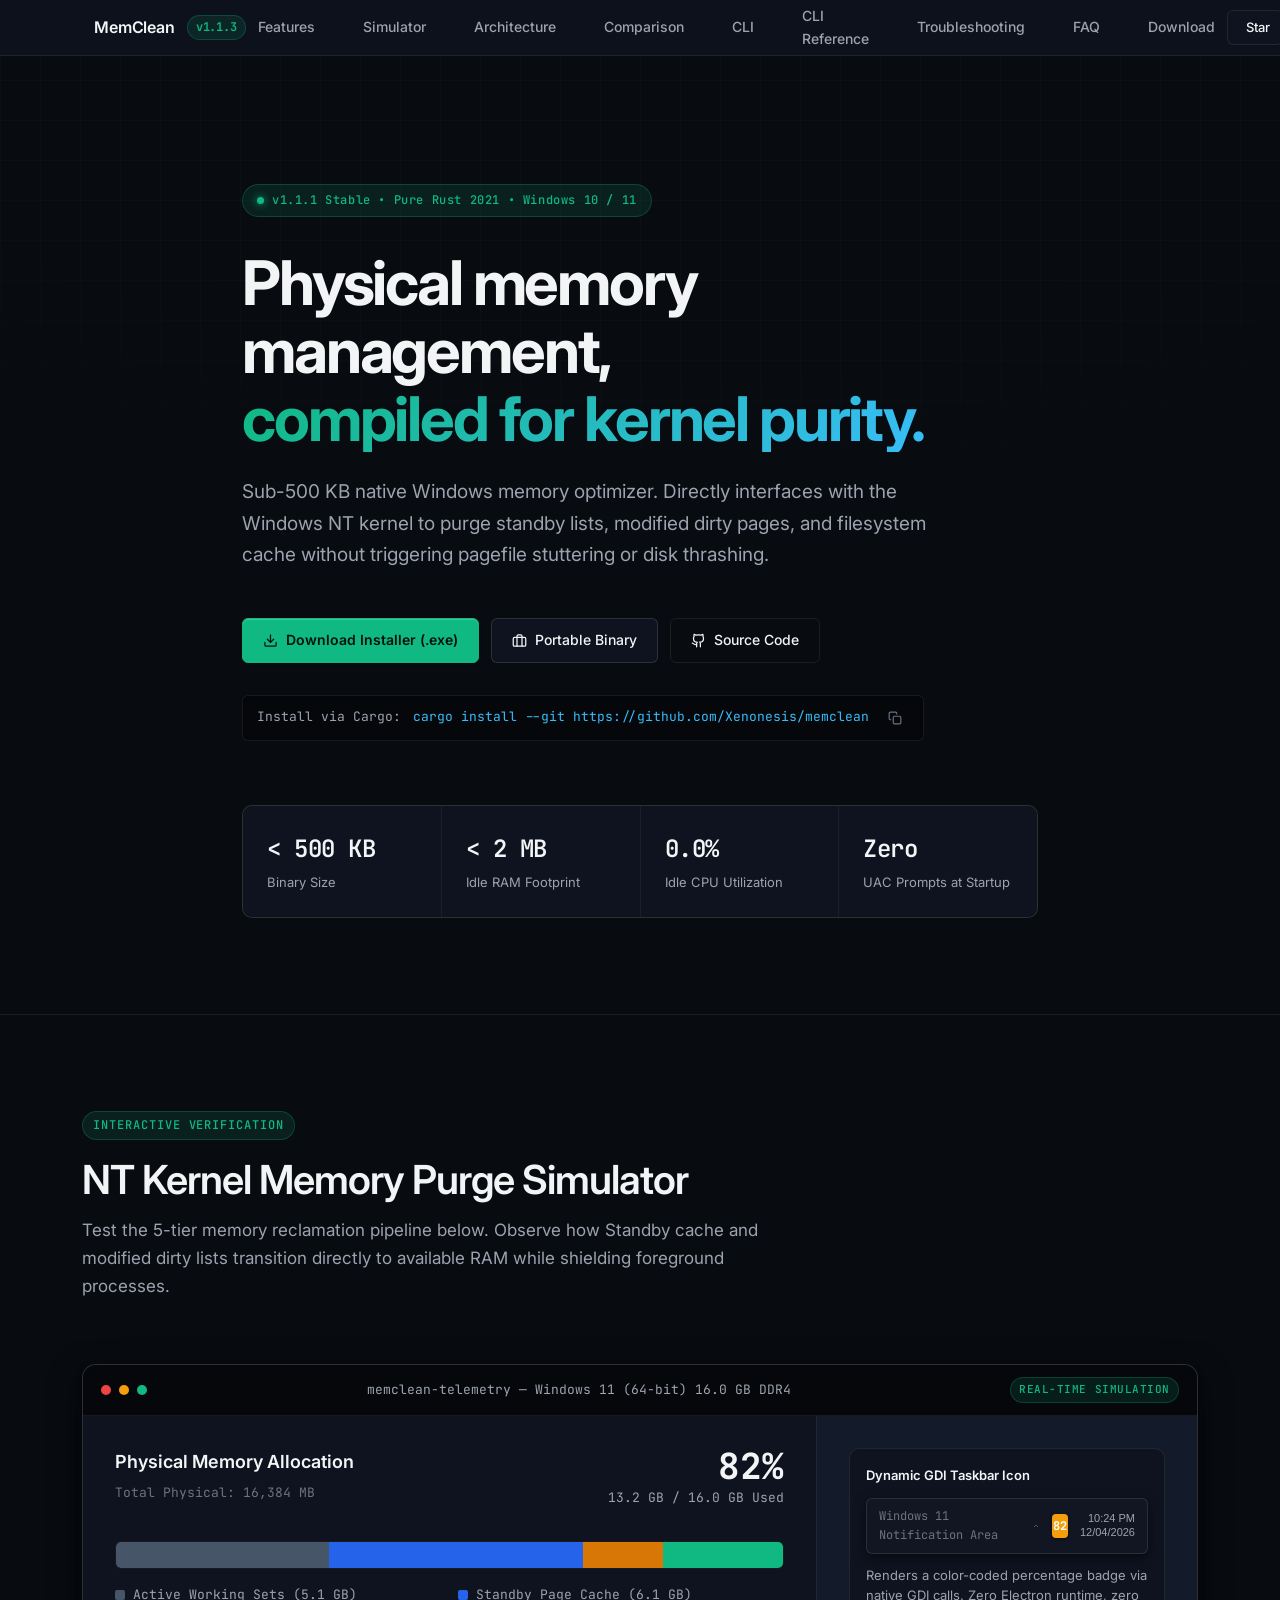
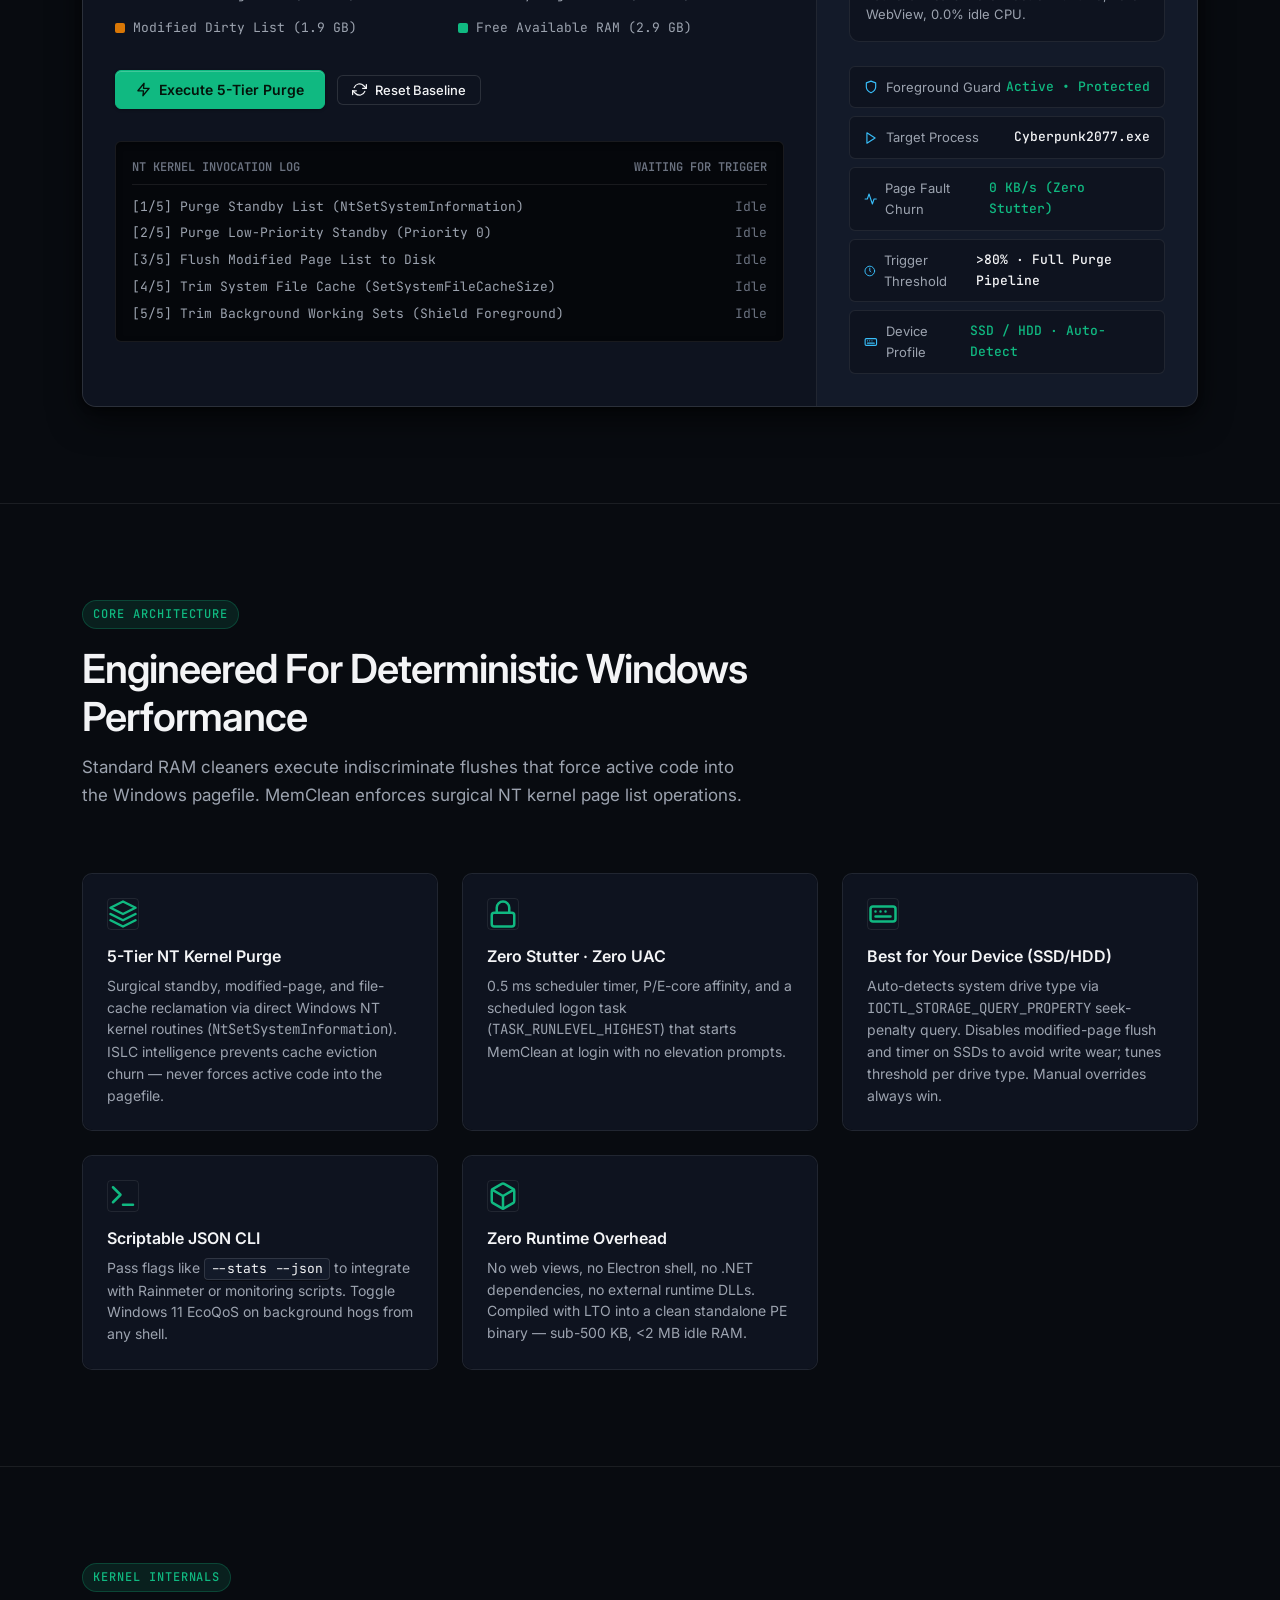
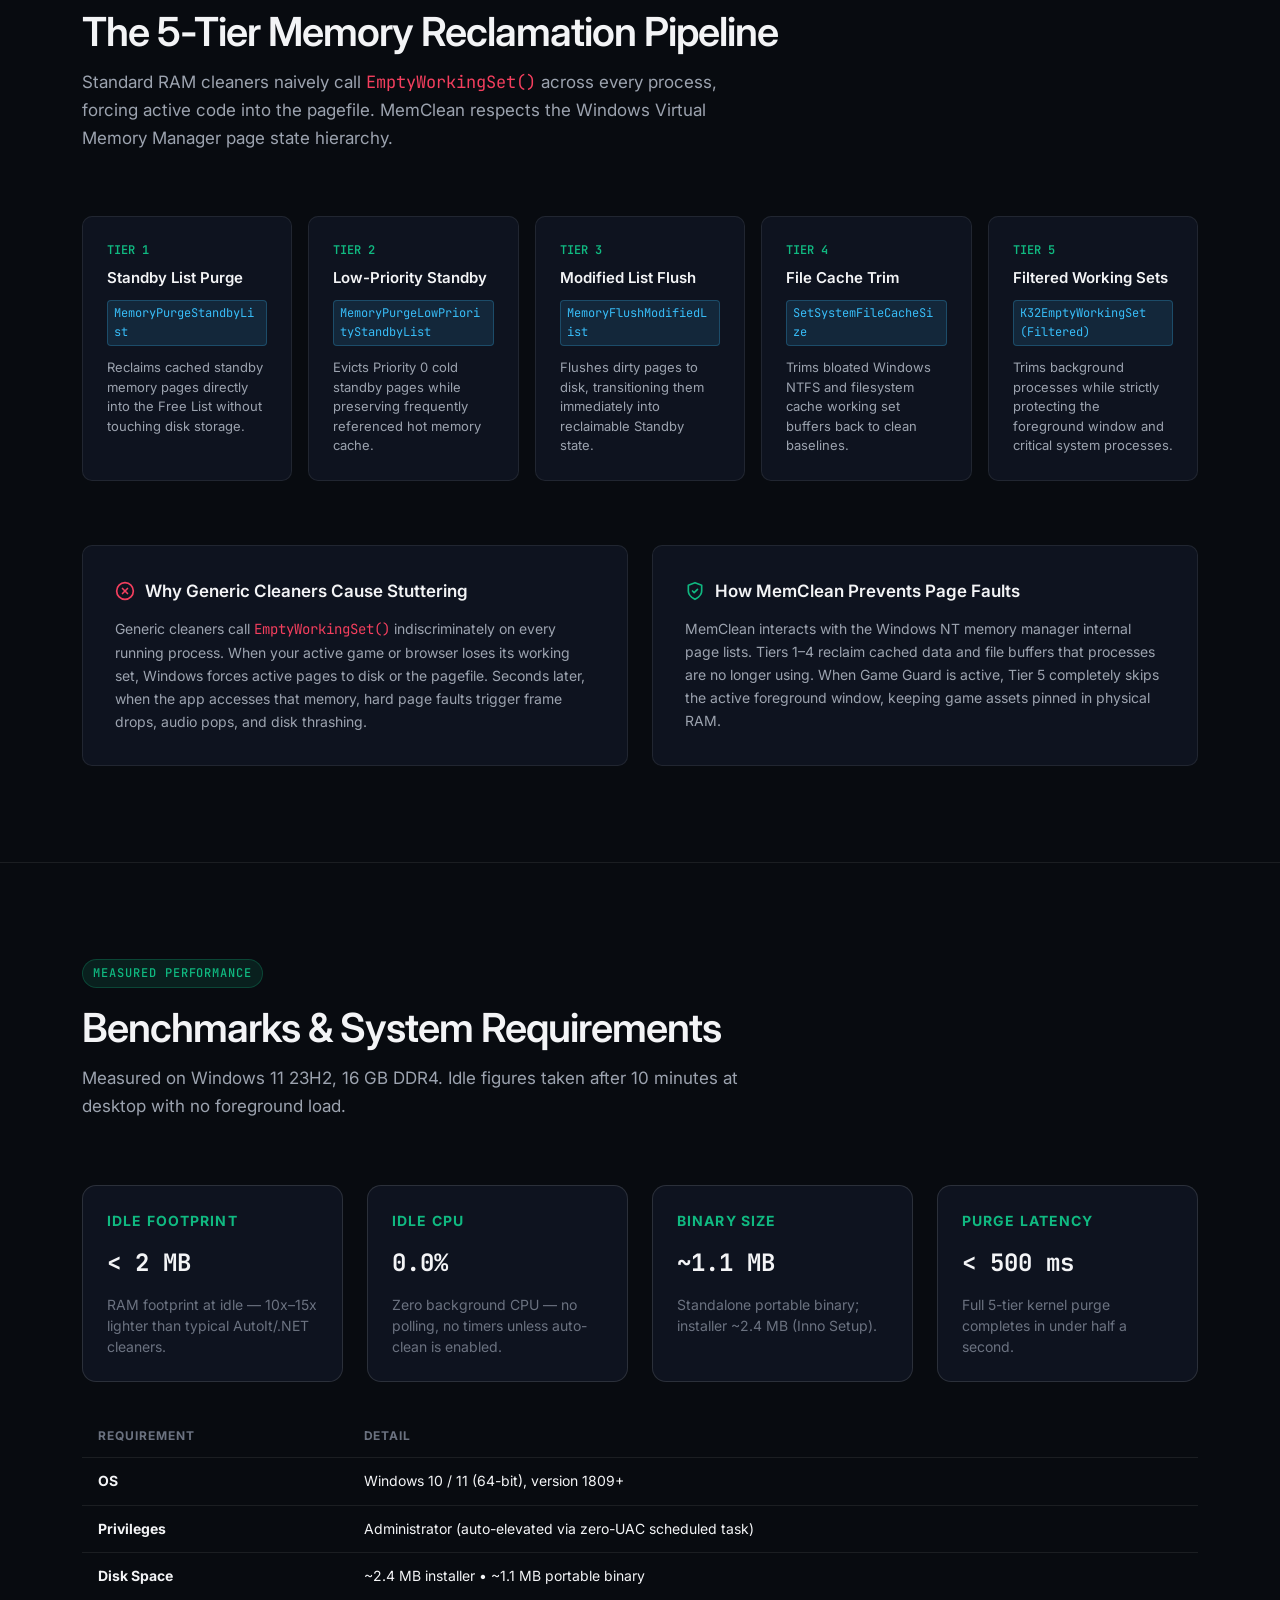
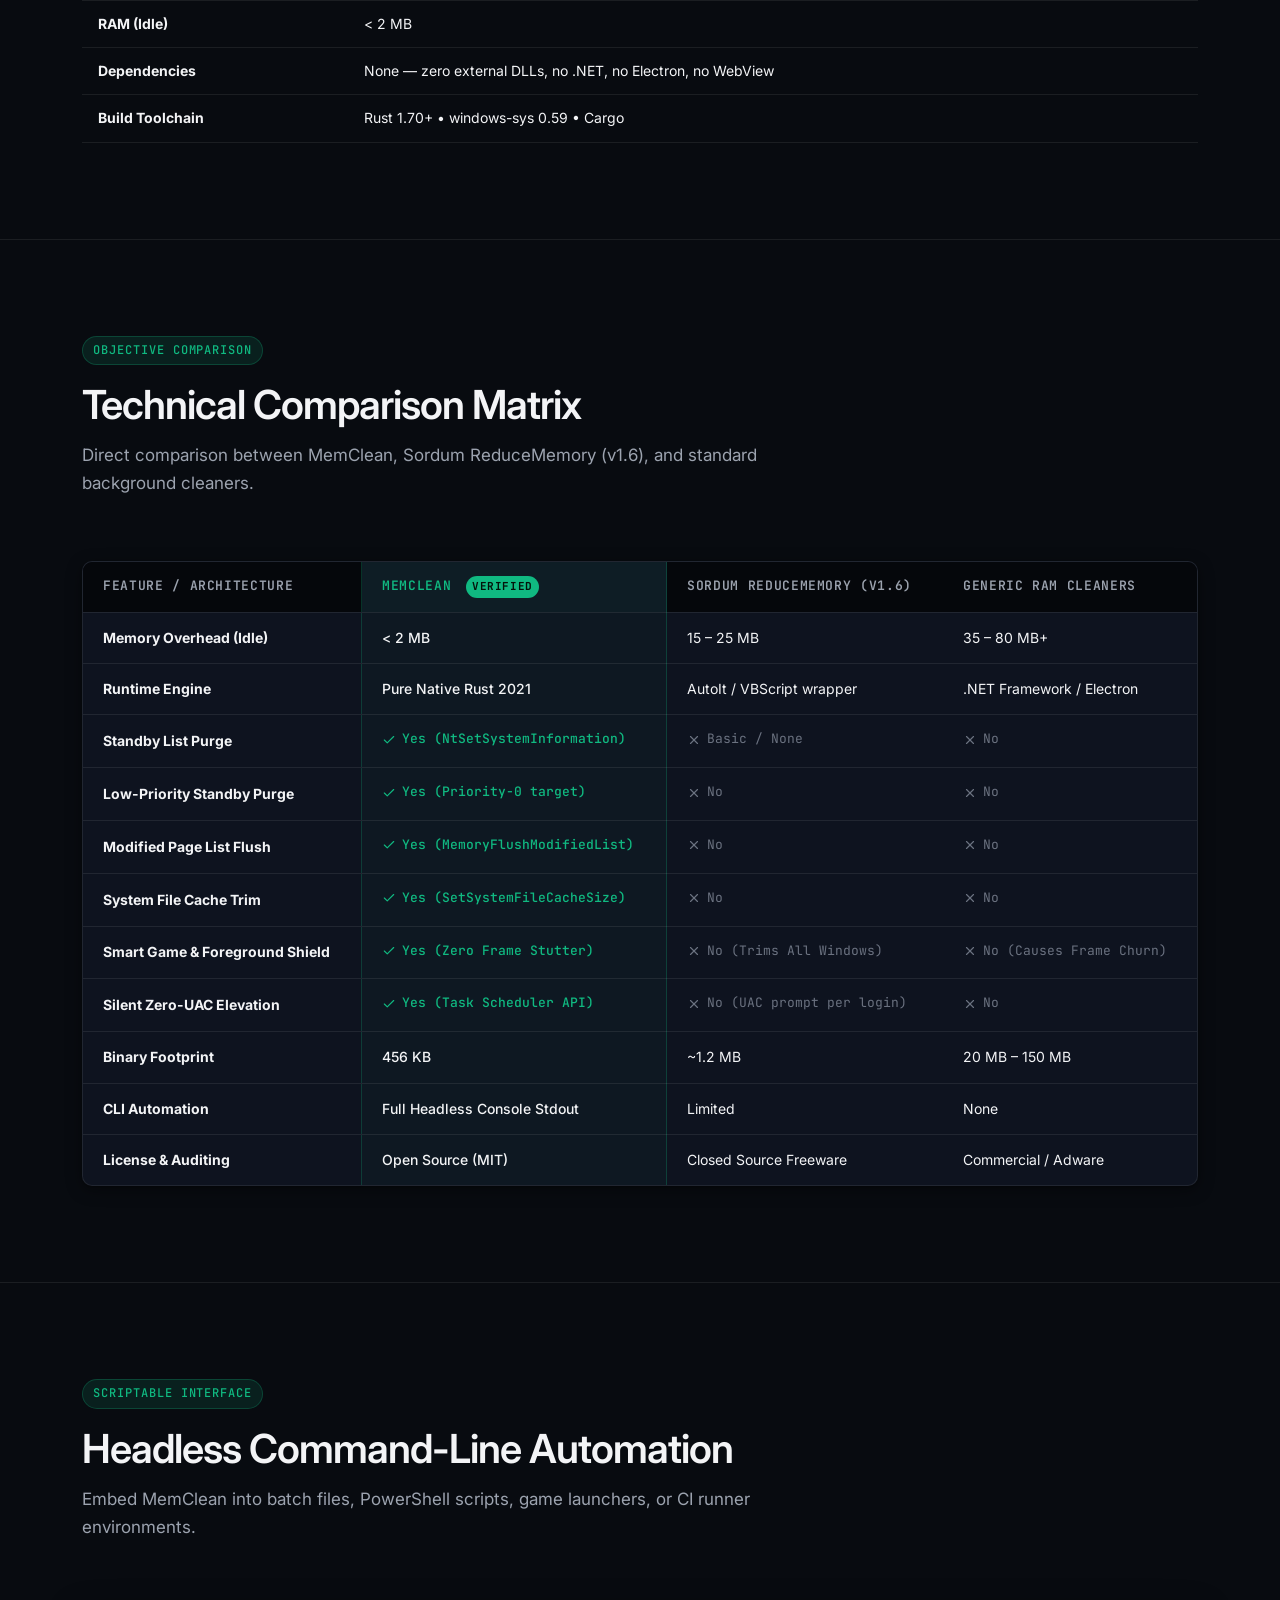
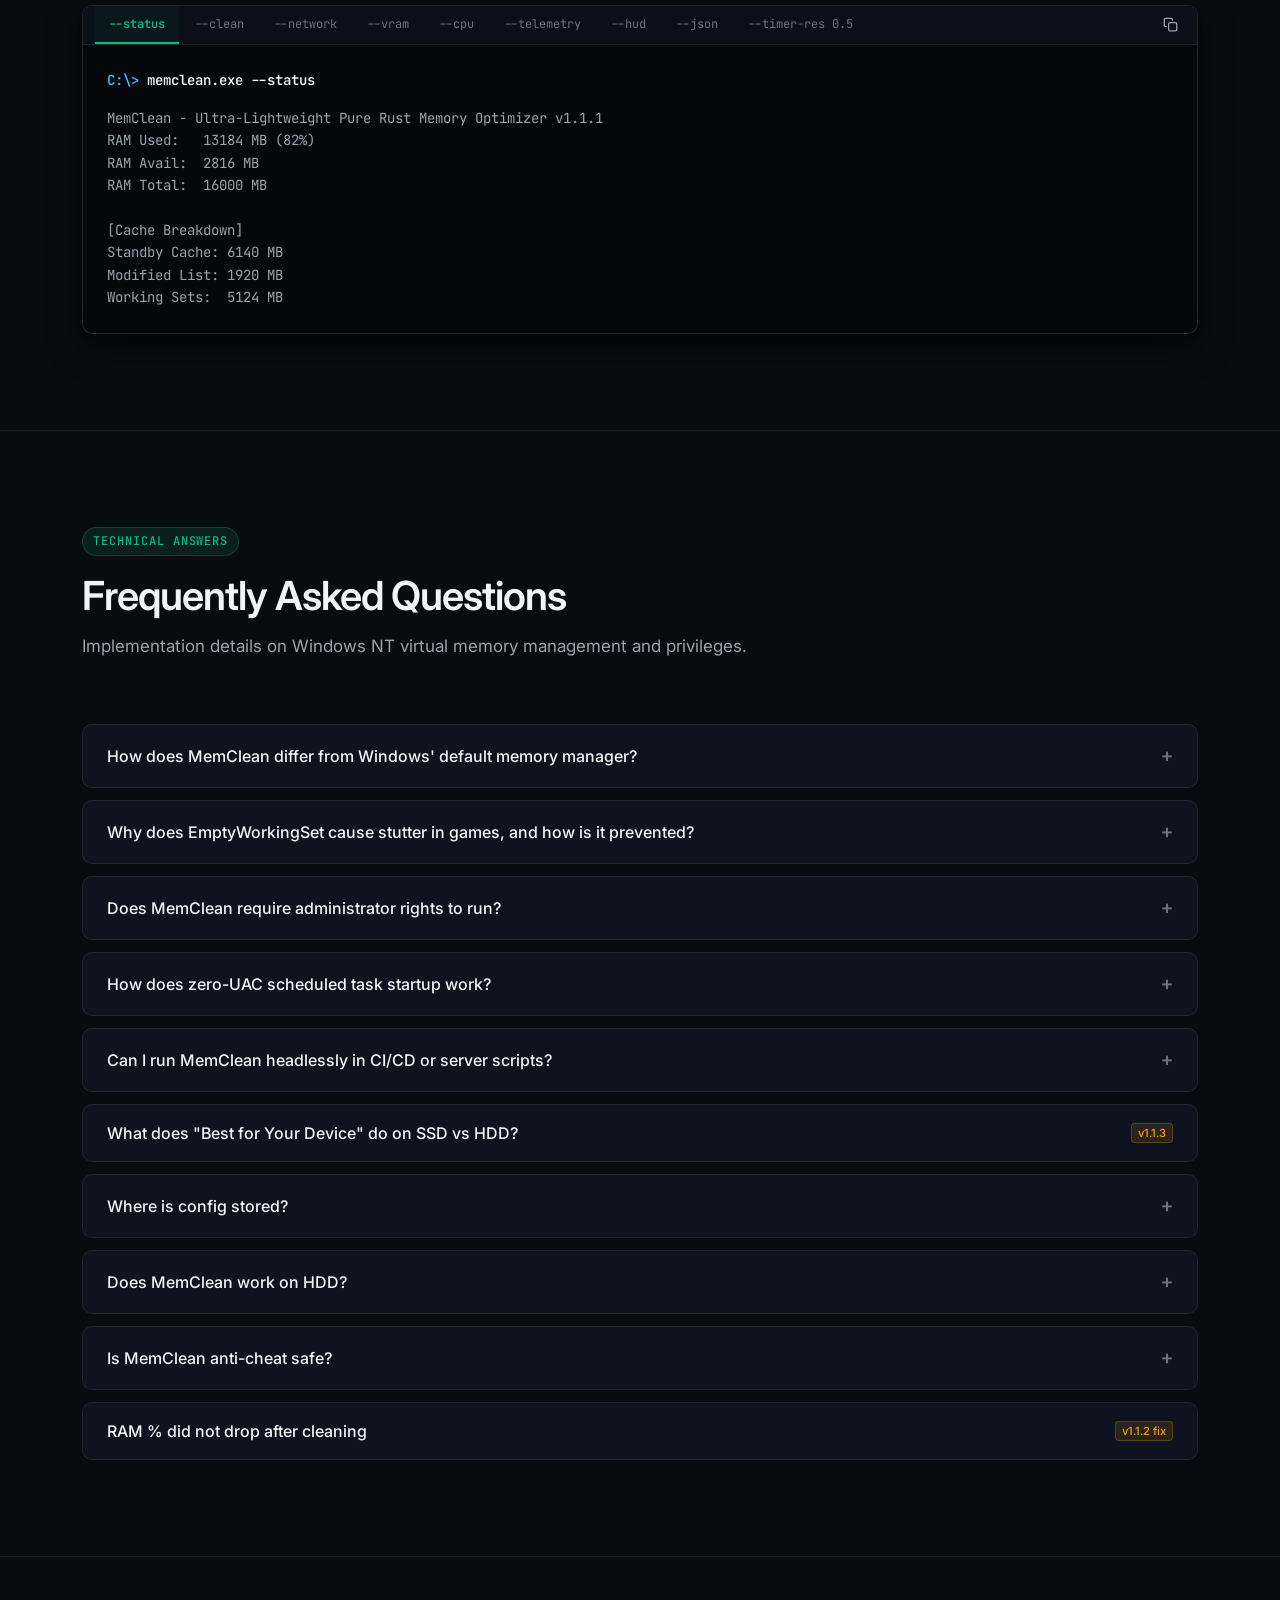
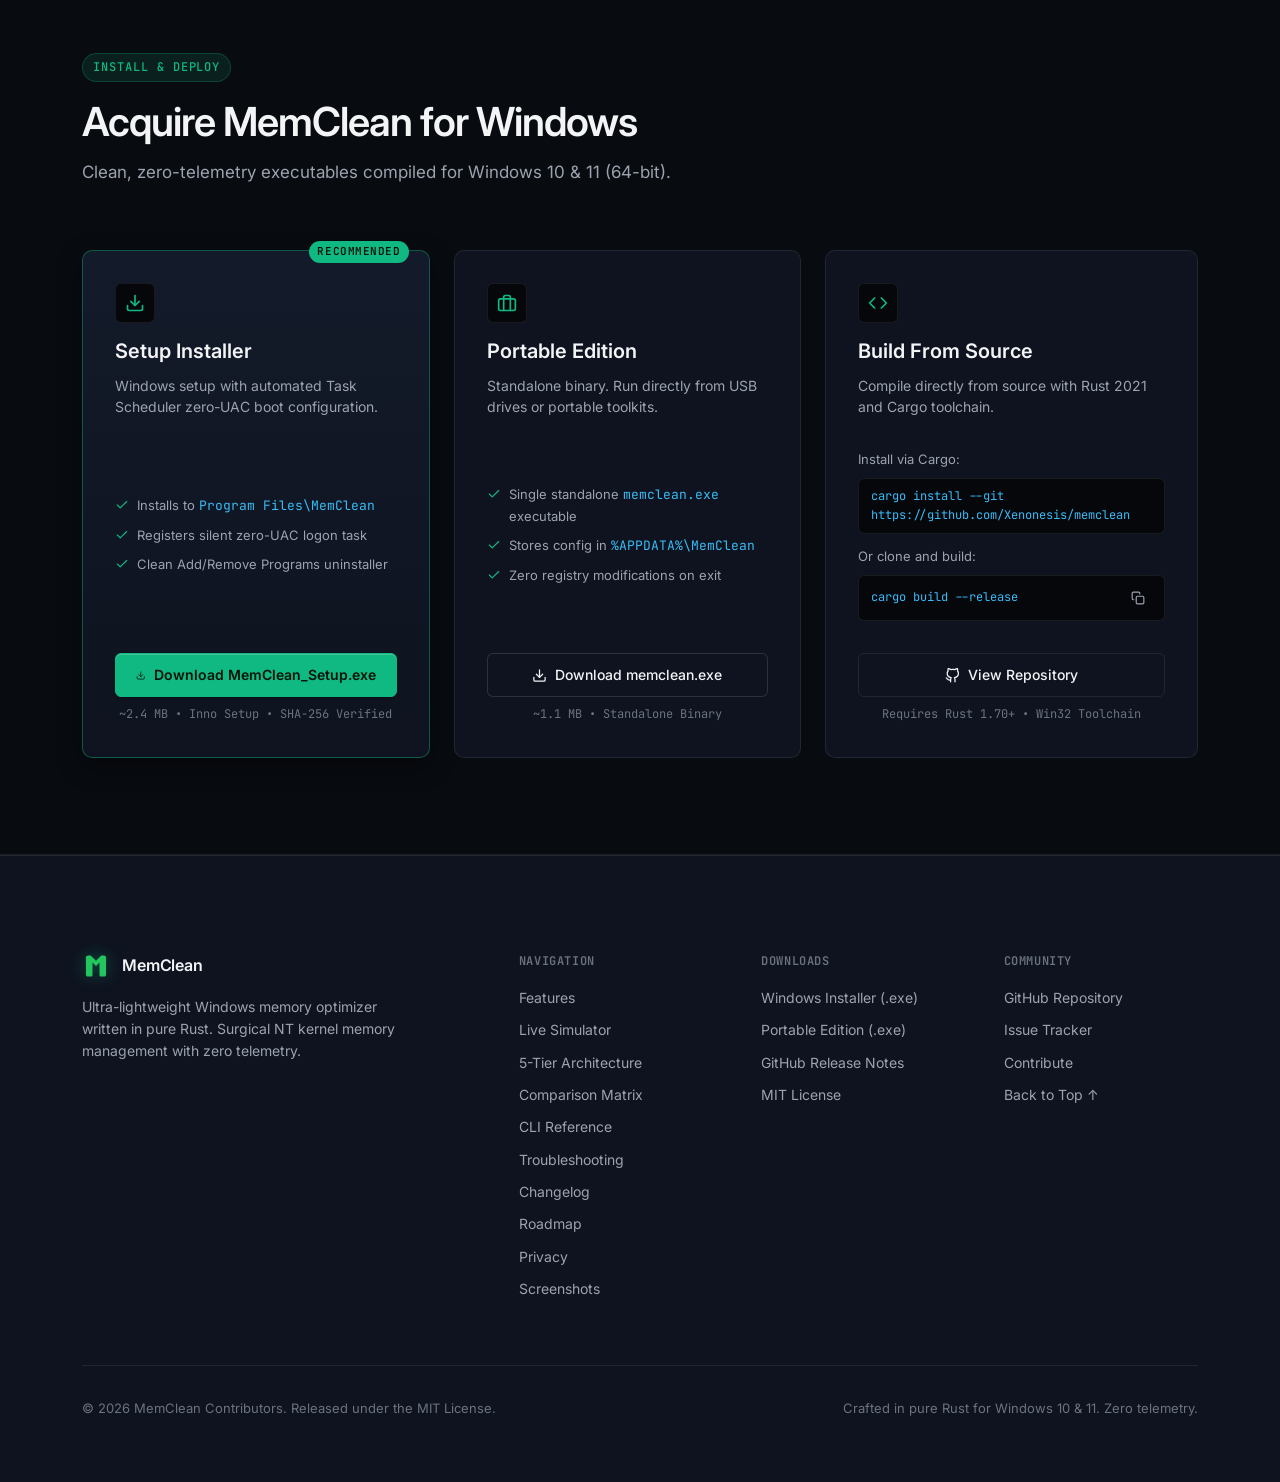
<file: website/index.html>
<!DOCTYPE html>
<html lang="en">
<head>
  <meta charset="UTF-8">
  <meta name="viewport" content="width=device-width, initial-scale=1.0">
  <title>MemClean — Utilitarian Windows Memory Optimizer in Pure Rust</title>
  <meta name="description" content="Sub-500 KB native Windows memory optimizer written in pure Rust. Surgical 5-tier NT kernel purging, zero-latency game shield, and zero-UAC boot startup.">
  <meta name="keywords" content="memclean, windows ram cleaner, rust memory optimizer, standby list purge, reducememory alternative, game memory booster">
  
  <!-- Open Graph / Meta -->
  <meta property="og:type" content="website">
  <meta property="og:title" content="MemClean — Physical Memory Management for Windows">
  <meta property="og:description" content="Sub-500 KB, pure Rust memory optimizer with 5-tier NT kernel purging and zero-stutter foreground protection.">
  <meta property="og:url" content="https://xenonesis.github.io/memclean/">
  <meta name="theme-color" content="#080B10">

  <!-- Favicons and Web App Manifest -->
  <link rel="icon" href="favicon.ico" sizes="48x48">
  <link rel="icon" href="favicon.svg" type="image/svg+xml">
  <link rel="apple-touch-icon" href="apple-touch-icon.png">
  <link rel="manifest" href="site.webmanifest">

  <!-- Typography: Inter & JetBrains Mono -->
  <link rel="preconnect" href="https://fonts.googleapis.com">
  <link rel="preconnect" href="https://fonts.gstatic.com" crossorigin>
  <link href="https://fonts.googleapis.com/css2?family=Inter:wght@400;500;600;700&family=JetBrains+Mono:wght@400;500;600&display=swap" rel="stylesheet">

  <!-- Stylesheet -->
  <link rel="stylesheet" href="styles.css">

  <!-- Application Logic (ES Module) -->
  <script type="module" src="app.js"></script>
</head>
<body>

  <!-- ======================================================================
       Site Header & Navigation
       ====================================================================== -->
  <header class="site-header">
    <div class="container nav-container">
      <a href="#" class="brand-link" aria-label="MemClean Homepage">
        <svg class="brand-icon" viewBox="0 0 256 256" width="28" height="28" fill="none" aria-hidden="true">
          <path fill="#22C55E" d="M 36 52 C 36 40 44 32 56 32 L 80 32 L 128 80 L 176 32 L 200 32 C 212 32 220 40 220 52 L 220 208 C 220 218 212 224 200 224 L 172 224 C 164 224 160 218 160 210 L 160 96 L 128 128 L 96 96 L 96 210 C 96 218 92 224 84 224 L 56 224 C 44 224 36 218 36 208 Z" />
        </svg>
        <span>MemClean</span>
        <span class="brand-badge">v1.1.3</span>
      </a>

      <nav aria-label="Primary Navigation">
        <ul class="nav-links" id="nav-links">
          <li><a href="#features" class="nav-link">Features</a></li>
          <li><a href="#simulator" class="nav-link">Simulator</a></li>
          <li><a href="#architecture" class="nav-link">Architecture</a></li>
          <li><a href="#comparison" class="nav-link">Comparison</a></li>
          <li><a href="#cli" class="nav-link">CLI</a></li>
          <li><a href="cli-reference.html" class="nav-link">CLI Reference</a></li>
          <li><a href="troubleshooting.html" class="nav-link">Troubleshooting</a></li>
          <li><a href="#faq" class="nav-link">FAQ</a></li>
          <li><a href="#download" class="nav-link">Download</a></li>
        </ul>
      </nav>

      <div class="nav-actions">
        <a href="https://github.com/Xenonesis/memclean" target="_blank" rel="noopener noreferrer" class="github-star-btn" aria-label="Star MemClean on GitHub">
          <svg viewBox="0 0 24 24" fill="none" stroke="currentColor" stroke-width="2" stroke-linecap="round" stroke-linejoin="round" aria-hidden="true">
            <path d="M15 22v-4a4.8 4.8 0 0 0-1-3.5c3 0 6-2 6-5.5.08-1.25-.27-2.48-1-3.5.28-1.15.28-2.35 0-3.5 0 0-1 0-3 1.5-2.64-.5-5.36-.5-8 0C6 2 5 2 5 2c-.3 1.15-.3 2.35 0 3.5A5.403 5.403 0 0 0 4 9c0 3.5 3 5.5 6 5.5-.39.49-.68 1.05-.85 1.65-.17.6-.22 1.23-.15 1.85v4"></path>
            <path d="M9 18c-4.51 2-5-2-7-2"></path>
          </svg>
          <span>Star</span>
        </a>

        <a href="#download" class="btn btn-primary btn-sm">
          <span>Download</span>
        </a>
      </div>

      <button class="nav-toggle" id="nav-toggle" aria-label="Toggle navigation menu" aria-expanded="false" aria-controls="nav-links">
        <svg viewBox="0 0 24 24" width="20" height="20" fill="none" stroke="currentColor" stroke-width="2" stroke-linecap="round" stroke-linejoin="round" aria-hidden="true">
          <line x1="3" y1="12" x2="21" y2="12"></line>
          <line x1="3" y1="6" x2="21" y2="6"></line>
          <line x1="3" y1="18" x2="21" y2="18"></line>
        </svg>
      </button>
    </div>
  </header>

  <main>
    <!-- ====================================================================
         Hero Section
         ==================================================================== -->
    <section class="hero-section" id="hero">
      <div class="container hero-content reveal-on-scroll">
        <div class="release-pill">
          <span class="status-dot" aria-hidden="true"></span>
          <span>v1.1.1 Stable &bull; Pure Rust 2021 &bull; Windows 10 / 11</span>
        </div>

        <h1 class="hero-headline">
          Physical memory management,<br>
          <span class="hero-headline-italic">compiled for kernel purity.</span>
        </h1>

        <p class="hero-lead">
          Sub-500 KB native Windows memory optimizer. Directly interfaces with the Windows NT kernel to purge standby lists, modified dirty pages, and filesystem cache without triggering pagefile stuttering or disk thrashing.
        </p>

        <div class="hero-actions">
          <a href="#download-installer" class="btn btn-primary">
            <svg viewBox="0 0 24 24" fill="none" stroke="currentColor" stroke-width="2" stroke-linecap="round" stroke-linejoin="round" aria-hidden="true">
              <path d="M21 15v4a2 2 0 0 1-2 2H5a2 2 0 0 1-2-2v-4"></path>
              <polyline points="7 10 12 15 17 10"></polyline>
              <line x1="12" y1="15" x2="12" y2="3"></line>
            </svg>
            <span>Download Installer (.exe)</span>
          </a>

          <a href="#download-portable" class="btn btn-secondary">
            <svg viewBox="0 0 24 24" fill="none" stroke="currentColor" stroke-width="2" stroke-linecap="round" stroke-linejoin="round" aria-hidden="true">
              <rect x="2" y="7" width="20" height="14" rx="2" ry="2"></rect>
              <path d="M16 21V5a2 2 0 0 0-2-2h-4a2 2 0 0 0-2 2v16"></path>
            </svg>
            <span>Portable Binary</span>
          </a>

          <a href="https://github.com/Xenonesis/memclean" target="_blank" rel="noopener noreferrer" class="btn btn-outline">
            <svg viewBox="0 0 24 24" fill="none" stroke="currentColor" stroke-width="2" stroke-linecap="round" stroke-linejoin="round" aria-hidden="true">
              <path d="M15 22v-4a4.8 4.8 0 0 0-1-3.5c3 0 6-2 6-5.5.08-1.25-.27-2.48-1-3.5.28-1.15.28-2.35 0-3.5 0 0-1 0-3 1.5-2.64-.5-5.36-.5-8 0C6 2 5 2 5 2c-.3 1.15-.3 2.35 0 3.5A5.403 5.403 0 0 0 4 9c0 3.5 3 5.5 6 5.5-.39.49-.68 1.05-.85 1.65-.17.6-.22 1.23-.15 1.85v4"></path>
              <path d="M9 18c-4.51 2-5-2-7-2"></path>
            </svg>
            <span>Source Code</span>
          </a>
        </div>

        <!-- Quick Install Snippet -->
        <div class="hero-quick-cmd" role="region" aria-label="Quick Install Command">
          <span>Install via Cargo:</span>
          <code>cargo install --git https://github.com/Xenonesis/memclean</code>
          <button type="button" class="btn-icon-only btn-copy-snippet" data-copy="cargo install --git https://github.com/Xenonesis/memclean" aria-label="Copy Cargo install command" title="Copy command">
            <svg viewBox="0 0 24 24" width="14" height="14" fill="none" stroke="currentColor" stroke-width="2" stroke-linecap="round" stroke-linejoin="round" aria-hidden="true">
              <rect x="9" y="9" width="13" height="13" rx="2" ry="2"></rect>
              <path d="M5 15H4a2 2 0 0 1-2-2V4a2 2 0 0 1 2-2h9a2 2 0 0 1 2 2v1"></path>
            </svg>
          </button>
        </div>

        <!-- Four Key Specs Ribbon -->
        <div class="stats-ribbon" role="region" aria-label="Key Performance Metrics">
          <div class="stat-item">
            <div class="stat-value">&lt; 500 KB</div>
            <div class="stat-label">Binary Size</div>
          </div>
          <div class="stat-item">
            <div class="stat-value">&lt; 2 MB</div>
            <div class="stat-label">Idle RAM Footprint</div>
          </div>
          <div class="stat-item">
            <div class="stat-value">0.0%</div>
            <div class="stat-label">Idle CPU Utilization</div>
          </div>
          <div class="stat-item">
            <div class="stat-value">Zero</div>
            <div class="stat-label">UAC Prompts at Startup</div>
          </div>
        </div>
      </div>
    </section>

    <!-- ====================================================================
         Live Memory Simulator Preview Card (Faux-OS Window Chrome)
         ==================================================================== -->
    <section class="section simulator-section" id="simulator">
      <div class="container reveal-on-scroll">
        <div class="section-header">
          <span class="section-tag">Interactive Verification</span>
          <h2 class="section-title">NT Kernel Memory Purge Simulator</h2>
          <p class="section-desc">
            Test the 5-tier memory reclamation pipeline below. Observe how Standby cache and modified dirty lists transition directly to available RAM while shielding foreground processes.
          </p>
        </div>

        <div class="faux-window" role="region" aria-label="Interactive Memory Optimizer Simulator">
          <!-- Window Title Bar -->
          <div class="faux-window-header">
            <div class="window-dots" aria-hidden="true">
              <span class="window-dot"></span>
              <span class="window-dot"></span>
              <span class="window-dot"></span>
            </div>
            <div class="window-title">
              memclean-telemetry &mdash; Windows 11 (64-bit) 16.0 GB DDR4
            </div>
            <span class="window-badge">Real-Time Simulation</span>
          </div>

          <!-- Simulator Body -->
          <div class="simulator-grid">
            <!-- Left: RAM Meter Visualizer -->
            <div class="meter-panel">
              <div class="meter-header">
                <div>
                  <h3 class="meter-title">Physical Memory Allocation</h3>
                  <span class="meter-subtitle">Total Physical: 16,384 MB</span>
                </div>

                <div>
                  <div class="stat-ram-percent" id="sim-ram-percent">82%</div>
                  <div class="stat-ram-fraction" id="sim-ram-usage">13.2 GB / 16.0 GB Used</div>
                </div>
              </div>

              <!-- Multi-Segment Memory Track -->
              <div class="ram-bar-container">
                <div class="ram-bar-track" id="sim-progress-track" role="progressbar" aria-valuenow="82" aria-valuemin="0" aria-valuemax="100" aria-label="RAM Usage Percentage">
                  <div class="ram-segment ram-segment-active" id="sim-seg-active" style="width: 32%;" title="Active Working Sets: 5.1 GB"></div>
                  <div class="ram-segment ram-segment-standby" id="sim-seg-standby" style="width: 38%;" title="Standby List Cache: 6.1 GB"></div>
                  <div class="ram-segment ram-segment-modified" id="sim-seg-modified" style="width: 12%;" title="Modified Dirty List: 1.9 GB"></div>
                  <div class="ram-segment ram-segment-free" id="sim-seg-free" style="width: 18%;" title="Free / Available RAM: 2.9 GB"></div>
                </div>

                <div class="ram-legend">
                  <div class="legend-item">
                    <span class="legend-color" style="background: #475569;"></span>
                    <span id="legend-active">Active Working Sets (5.1 GB)</span>
                  </div>
                  <div class="legend-item">
                    <span class="legend-color" style="background: #2563EB;"></span>
                    <span id="legend-standby">Standby Page Cache (6.1 GB)</span>
                  </div>
                  <div class="legend-item">
                    <span class="legend-color" style="background: #D97706;"></span>
                    <span id="legend-modified">Modified Dirty List (1.9 GB)</span>
                  </div>
                  <div class="legend-item">
                    <span class="legend-color" style="background: #10B981;"></span>
                    <span id="legend-free">Free Available RAM (2.9 GB)</span>
                  </div>
                </div>
              </div>

              <!-- Simulator Action Buttons -->
              <div class="sim-controls">
                <button type="button" class="btn btn-primary" id="sim-clean-btn">
                  <svg viewBox="0 0 24 24" fill="none" stroke="currentColor" stroke-width="2" stroke-linecap="round" stroke-linejoin="round" aria-hidden="true">
                    <polygon points="13 2 3 14 12 14 11 22 21 10 12 10 13 2"></polygon>
                  </svg>
                  <span>Execute 5-Tier Purge</span>
                </button>

                <button type="button" class="btn btn-secondary btn-sm" id="sim-reset-btn">
                  <svg viewBox="0 0 24 24" fill="none" stroke="currentColor" stroke-width="2" stroke-linecap="round" stroke-linejoin="round" aria-hidden="true">
                    <polyline points="23 4 23 10 17 10"></polyline>
                    <polyline points="1 20 1 14 7 14"></polyline>
                    <path d="M3.51 9a9 9 0 0 1 14.85-3.36L23 10M1 14l4.64 4.36A9 9 0 0 0 20.49 15"></path>
                  </svg>
                  <span>Reset Baseline</span>
                </button>

                <div class="sim-freed-badge" id="sim-freed-badge" aria-live="polite">
                  <span id="freed-amount-text">+7,800 MB Reclaimed</span>
                </div>
              </div>

              <!-- 5-Tier Execution Log in Simulator -->
              <div class="sim-log-panel" id="sim-log-panel">
                <div class="sim-log-title">
                  <span>NT Kernel Invocation Log</span>
                  <span id="sim-log-status" class="stdout-dim">Waiting for trigger</span>
                </div>
                <div class="sim-log-steps">
                  <div class="log-step" id="log-step-1">
                    <span>[1/5] Purge Standby List (NtSetSystemInformation)</span>
                    <span class="log-step-status stdout-dim">Idle</span>
                  </div>
                  <div class="log-step" id="log-step-2">
                    <span>[2/5] Purge Low-Priority Standby (Priority 0)</span>
                    <span class="log-step-status stdout-dim">Idle</span>
                  </div>
                  <div class="log-step" id="log-step-3">
                    <span>[3/5] Flush Modified Page List to Disk</span>
                    <span class="log-step-status stdout-dim">Idle</span>
                  </div>
                  <div class="log-step" id="log-step-4">
                    <span>[4/5] Trim System File Cache (SetSystemFileCacheSize)</span>
                    <span class="log-step-status stdout-dim">Idle</span>
                  </div>
                  <div class="log-step" id="log-step-5">
                    <span>[5/5] Trim Background Working Sets (Shield Foreground)</span>
                    <span class="log-step-status stdout-dim">Idle</span>
                  </div>
                </div>
              </div>
            </div>

            <!-- Right: Tray Badge Preview & Telemetry -->
            <div class="telemetry-panel">
              <div class="tray-preview-box">
                <div class="tray-preview-header">
                  <span>Dynamic GDI Taskbar Icon</span>
                </div>

                <div class="taskbar-mockup">
                  <span style="font-size: 0.75rem; color: #6B7280; font-family: var(--font-mono);">Windows 11 Notification Area</span>
                  
                  <div class="taskbar-tray">
                    <svg viewBox="0 0 24 24" width="12" height="12" fill="none" stroke="currentColor" stroke-width="2" style="color: #6B7280;" aria-hidden="true">
                      <polyline points="18 15 12 9 6 15"></polyline>
                    </svg>

                    <!-- Dynamic GDI simulated Tray Icon -->
                    <div class="gdi-tray-icon" id="sim-tray-icon" title="MemClean: 82% RAM Used">
                      <span id="tray-num">82</span>
                    </div>

                    <div class="taskbar-clock">
                      <div>11:42 AM</div>
                      <div>10/30/2026</div>
                    </div>
                  </div>
                </div>

                <div style="font-size: 0.8125rem; color: var(--text-secondary); line-height: 1.5;">
                  Renders a color-coded percentage badge via native GDI calls. Zero Electron runtime, zero WebView, 0.0% idle CPU.
                </div>
              </div>

              <!-- Telemetry Cards -->
              <div class="telemetry-cards">
                <div class="telem-card">
                  <div class="telem-label">
                    <svg viewBox="0 0 24 24" fill="none" stroke="currentColor" stroke-width="2" stroke-linecap="round" stroke-linejoin="round" aria-hidden="true">
                      <path d="M12 22s8-4 8-10V5l-8-3-8 3v7c0 6 8 10 8 10z"></path>
                    </svg>
                    <span>Foreground Guard</span>
                  </div>
                  <span class="telem-val badge-shield">Active &bull; Protected</span>
                </div>

                <div class="telem-card">
                  <div class="telem-label">
                    <svg viewBox="0 0 24 24" fill="none" stroke="currentColor" stroke-width="2" stroke-linecap="round" stroke-linejoin="round" aria-hidden="true">
                      <polygon points="5 3 19 12 5 21 5 3"></polygon>
                    </svg>
                    <span>Target Process</span>
                  </div>
                  <span class="telem-val">Cyberpunk2077.exe</span>
                </div>

                <div class="telem-card">
                  <div class="telem-label">
                    <svg viewBox="0 0 24 24" fill="none" stroke="currentColor" stroke-width="2" stroke-linecap="round" stroke-linejoin="round" aria-hidden="true">
                      <polyline points="22 12 18 12 15 21 9 3 6 12 2 12"></polyline>
                    </svg>
                    <span>Page Fault Churn</span>
                  </div>
                  <span class="telem-val" style="color: var(--pastel-green-text);">0 KB/s (Zero Stutter)</span>
                </div>

                <div class="telem-card">
                  <div class="telem-label">
                    <svg viewBox="0 0 24 24" fill="none" stroke="currentColor" stroke-width="2" stroke-linecap="round" stroke-linejoin="round" aria-hidden="true">
                      <circle cx="12" cy="12" r="10"></circle>
                      <polyline points="12 6 12 12 14 14"></polyline>
                    </svg>
                    <span>Trigger Threshold</span>
                  </div>
                  <span class="telem-val">&gt;80% · Full Purge Pipeline</span>
                </div>

                <div class="telem-card">
                  <div class="telem-label">
                    <svg viewBox="0 0 24 24" fill="none" stroke="currentColor" stroke-width="2" stroke-linecap="round" stroke-linejoin="round" aria-hidden="true">
                      <rect x="2" y="6" width="20" height="12" rx="2"></rect>
                      <path d="M6 10h.01M10 10h.01M14 10h.01M6 14h12"></path>
                    </svg>
                    <span>Device Profile</span>
                  </div>
                  <span class="telem-val badge-shield">SSD / HDD · Auto-Detect</span>
                </div>
              </div>
            </div>
          </div>
        </div>
      </div>
    </section>

    <!-- ====================================================================
         Feature Bento Grid (Asymmetrical Layout)
         ==================================================================== -->
    <section class="section" id="features">
      <div class="container reveal-on-scroll">
        <div class="section-header">
          <span class="section-tag">Core Architecture</span>
          <h2 class="section-title">Engineered For Deterministic Windows Performance</h2>
          <p class="section-desc">
            Standard RAM cleaners execute indiscriminate flushes that force active code into the Windows pagefile. MemClean enforces surgical NT kernel page list operations.
          </p>
        </div>

        <div class="feature-grid">
          <!-- Card 1: 5-Tier NT Kernel Purge -->
          <article class="card">
            <div class="card-body">
              <div class="card-icon" aria-hidden="true">
                <svg viewBox="0 0 24 24" fill="none" stroke="currentColor" stroke-width="2" stroke-linecap="round" stroke-linejoin="round">
                  <polygon points="12 2 2 7 12 12 22 7 12 2"></polygon>
                  <polyline points="2 17 12 22 22 17"></polyline>
                  <polyline points="2 12 12 17 22 12"></polyline>
                </svg>
              </div>
              <h3 class="card-title">5-Tier NT Kernel Purge</h3>
              <p class="card-desc">
                Surgical standby, modified-page, and file-cache reclamation via direct Windows NT kernel routines (<code>NtSetSystemInformation</code>). ISLC intelligence prevents cache eviction churn — never forces active code into the pagefile.
              </p>
            </div>
          </article>

          <!-- Card 2: Zero Stutter, Zero UAC -->
          <article class="card">
            <div class="card-body">
              <div class="card-icon" aria-hidden="true">
                <svg viewBox="0 0 24 24" fill="none" stroke="currentColor" stroke-width="2" stroke-linecap="round" stroke-linejoin="round">
                  <rect x="3" y="11" width="18" height="11" rx="2" ry="2"></rect>
                  <path d="M7 11V7a5 5 0 0 1 10 0v4"></path>
                </svg>
              </div>
              <h3 class="card-title">Zero Stutter &middot; Zero UAC</h3>
              <p class="card-desc">
                0.5 ms scheduler timer, P/E-core affinity, and a scheduled logon task (<code>TASK_RUNLEVEL_HIGHEST</code>) that starts MemClean at login with no elevation prompts.
              </p>
            </div>
          </article>

          <!-- Card 3: Best for Your Device (SSD/HDD) -->
          <article class="card">
            <div class="card-body">
              <div class="card-icon" aria-hidden="true">
                <svg viewBox="0 0 24 24" fill="none" stroke="currentColor" stroke-width="2" stroke-linecap="round" stroke-linejoin="round">
                  <rect x="2" y="6" width="20" height="12" rx="2" ry="2"></rect>
                  <path d="M6 10h.01M10 10h.01M14 10h.01M6 14h12"></path>
                </svg>
              </div>
              <h3 class="card-title">Best for Your Device (SSD/HDD)</h3>
              <p class="card-desc">
                Auto-detects system drive type via <code>IOCTL_STORAGE_QUERY_PROPERTY</code> seek-penalty query. Disables modified-page flush and timer on SSDs to avoid write wear; tunes threshold per drive type. Manual overrides always win.
              </p>
            </div>
          </article>

          <!-- Card 4: Machine-Readable CLI -->
          <article class="card">
            <div class="card-body">
              <div class="card-icon" aria-hidden="true">
                <svg viewBox="0 0 24 24" fill="none" stroke="currentColor" stroke-width="2" stroke-linecap="round" stroke-linejoin="round">
                  <polyline points="4 17 10 11 4 5"></polyline>
                  <line x1="12" y1="19" x2="20" y2="19"></line>
                </svg>
              </div>
              <h3 class="card-title">Scriptable JSON CLI</h3>
              <p class="card-desc">
                Pass flags like <kbd>--stats --json</kbd> to integrate with Rainmeter or monitoring scripts. Toggle Windows 11 EcoQoS on background hogs from any shell.
              </p>
            </div>
          </article>

          <!-- Card 5: Zero Runtime Overhead -->
          <article class="card">
            <div class="card-body">
              <div class="card-icon" aria-hidden="true">
                <svg viewBox="0 0 24 24" fill="none" stroke="currentColor" stroke-width="2" stroke-linecap="round" stroke-linejoin="round">
                  <path d="M21 16V8a2 2 0 0 0-1-1.73l-7-4a2 2 0 0 0-2 0l-7 4A2 2 0 0 0 3 8v8a2 2 0 0 0 1 1.73l7 4a2 2 0 0 0 2 0l7-4A2 2 0 0 0 21 16z"></path>
                  <polyline points="3.27 6.96 12 12.01 20.73 6.96"></polyline>
                  <line x1="12" y1="22.08" x2="12" y2="12"></line>
                </svg>
              </div>
              <h3 class="card-title">Zero Runtime Overhead</h3>
              <p class="card-desc">
                No web views, no Electron shell, no .NET dependencies, no external runtime DLLs. Compiled with LTO into a clean standalone PE binary &mdash; sub-500 KB, &lt;2 MB idle RAM.
              </p>
            </div>
          </article>
        </div>
      </div>
    </section>

    <!-- ====================================================================
         5-Tier Architecture Deep-Dive
         ==================================================================== -->
    <section class="section" id="architecture">
      <div class="container reveal-on-scroll">
        <div class="section-header">
          <span class="section-tag">Kernel Internals</span>
          <h2 class="section-title">The 5-Tier Memory Reclamation Pipeline</h2>
          <p class="section-desc">
            Standard RAM cleaners naively call <code style="color: var(--pastel-red-text);">EmptyWorkingSet()</code> across every process, forcing active code into the pagefile. MemClean respects the Windows Virtual Memory Manager page state hierarchy.
          </p>
        </div>

        <div class="arch-pipeline">
          <!-- Tier 1 -->
          <div class="arch-step-card">
            <span class="arch-tier-num">Tier 1</span>
            <h3 class="arch-step-title">Standby List Purge</h3>
            <div class="arch-step-call">MemoryPurgeStandbyList</div>
            <p class="arch-step-desc">
              Reclaims cached standby memory pages directly into the Free List without touching disk storage.
            </p>
          </div>

          <!-- Tier 2 -->
          <div class="arch-step-card">
            <span class="arch-tier-num">Tier 2</span>
            <h3 class="arch-step-title">Low-Priority Standby</h3>
            <div class="arch-step-call">MemoryPurgeLowPriorityStandbyList</div>
            <p class="arch-step-desc">
              Evicts Priority 0 cold standby pages while preserving frequently referenced hot memory cache.
            </p>
          </div>

          <!-- Tier 3 -->
          <div class="arch-step-card">
            <span class="arch-tier-num">Tier 3</span>
            <h3 class="arch-step-title">Modified List Flush</h3>
            <div class="arch-step-call">MemoryFlushModifiedList</div>
            <p class="arch-step-desc">
              Flushes dirty pages to disk, transitioning them immediately into reclaimable Standby state.
            </p>
          </div>

          <!-- Tier 4 -->
          <div class="arch-step-card">
            <span class="arch-tier-num">Tier 4</span>
            <h3 class="arch-step-title">File Cache Trim</h3>
            <div class="arch-step-call">SetSystemFileCacheSize</div>
            <p class="arch-step-desc">
              Trims bloated Windows NTFS and filesystem cache working set buffers back to clean baselines.
            </p>
          </div>

          <!-- Tier 5 -->
          <div class="arch-step-card">
            <span class="arch-tier-num">Tier 5</span>
            <h3 class="arch-step-title">Filtered Working Sets</h3>
            <div class="arch-step-call">K32EmptyWorkingSet (Filtered)</div>
            <p class="arch-step-desc">
              Trims background processes while strictly protecting the foreground window and critical system processes.
            </p>
          </div>
        </div>

        <!-- Architectural Explanations -->
        <div class="arch-callout-grid">
          <div class="arch-callout">
            <h3 class="arch-callout-title">
              <svg viewBox="0 0 24 24" fill="none" stroke="currentColor" stroke-width="2" stroke-linecap="round" stroke-linejoin="round" aria-hidden="true" style="color: var(--pastel-red-text);">
                <circle cx="12" cy="12" r="10"></circle>
                <line x1="15" y1="9" x2="9" y2="15"></line>
                <line x1="9" y1="9" x2="15" y2="15"></line>
              </svg>
              <span>Why Generic Cleaners Cause Stuttering</span>
            </h3>
            <p class="arch-callout-desc">
              Generic cleaners call <code style="color: var(--pastel-red-text);">EmptyWorkingSet()</code> indiscriminately on every running process. When your active game or browser loses its working set, Windows forces active pages to disk or the pagefile. Seconds later, when the app accesses that memory, hard page faults trigger frame drops, audio pops, and disk thrashing.
            </p>
          </div>

          <div class="arch-callout">
            <h3 class="arch-callout-title">
              <svg viewBox="0 0 24 24" fill="none" stroke="currentColor" stroke-width="2" stroke-linecap="round" stroke-linejoin="round" aria-hidden="true" style="color: var(--pastel-green-text);">
                <path d="M12 22s8-4 8-10V5l-8-3-8 3v7c0 6 8 10 8 10z"></path>
                <polyline points="9 12 11 14 15 10"></polyline>
              </svg>
              <span>How MemClean Prevents Page Faults</span>
            </h3>
            <p class="arch-callout-desc">
              MemClean interacts with the Windows NT memory manager internal page lists. Tiers 1&ndash;4 reclaim cached data and file buffers that processes are no longer using. When Game Guard is active, Tier 5 completely skips the active foreground window, keeping game assets pinned in physical RAM.
            </p>
          </div>
        </div>
      </div>
    </section>

    <!-- ====================================================================
         Benchmark & System Requirements
         ==================================================================== -->
    <section class="section" id="benchmarks">
      <div class="container reveal-on-scroll">
        <div class="section-header">
          <span class="section-tag">Measured Performance</span>
          <h2 class="section-title">Benchmarks &amp; System Requirements</h2>
          <p class="section-desc">
            Measured on Windows 11 23H2, 16 GB DDR4. Idle figures taken after 10 minutes at desktop with no foreground load.
          </p>
        </div>

        <div class="benchmark-grid">
          <div class="bench-card">
            <h3 class="bench-title">Idle Footprint</h3>
            <div class="bench-stat">&lt; 2 MB</div>
            <p class="bench-desc">RAM footprint at idle — 10x–15x lighter than typical AutoIt/.NET cleaners.</p>
          </div>
          <div class="bench-card">
            <h3 class="bench-title">Idle CPU</h3>
            <div class="bench-stat">0.0%</div>
            <p class="bench-desc">Zero background CPU — no polling, no timers unless auto-clean is enabled.</p>
          </div>
          <div class="bench-card">
            <h3 class="bench-title">Binary Size</h3>
            <div class="bench-stat">~1.1 MB</div>
            <p class="bench-desc">Standalone portable binary; installer ~2.4 MB (Inno Setup).</p>
          </div>
          <div class="bench-card">
            <h3 class="bench-title">Purge Latency</h3>
            <div class="bench-stat">&lt; 500 ms</div>
            <p class="bench-desc">Full 5-tier kernel purge completes in under half a second.</p>
          </div>
        </div>

        <div class="req-table-wrap">
          <table class="req-table">
            <thead>
              <tr><th>Requirement</th><th>Detail</th></tr>
            </thead>
            <tbody>
              <tr><td><strong>OS</strong></td><td>Windows 10 / 11 (64-bit), version 1809+</td></tr>
              <tr><td><strong>Privileges</strong></td><td>Administrator (auto-elevated via zero-UAC scheduled task)</td></tr>
              <tr><td><strong>Disk Space</strong></td><td>~2.4 MB installer • ~1.1 MB portable binary</td></tr>
              <tr><td><strong>RAM (Idle)</strong></td><td>&lt; 2 MB</td></tr>
              <tr><td><strong>Dependencies</strong></td><td>None — zero external DLLs, no .NET, no Electron, no WebView</td></tr>
              <tr><td><strong>Build Toolchain</strong></td><td>Rust 1.70+ • windows-sys 0.59 • Cargo</td></tr>
            </tbody>
          </table>
        </div>
      </div>
    </section>

    <!-- ====================================================================
         Benchmark & Comparison Matrix Table
         ==================================================================== -->
    <section class="section" id="comparison">
      <div class="container reveal-on-scroll">
        <div class="section-header">
          <span class="section-tag">Objective Comparison</span>
          <h2 class="section-title">Technical Comparison Matrix</h2>
          <p class="section-desc">
            Direct comparison between MemClean, Sordum ReduceMemory (v1.6), and standard background cleaners.
          </p>
        </div>

        <div class="comparison-wrapper">
          <table class="comparison-table">
            <thead>
              <tr>
                <th class="th-feature">Feature / Architecture</th>
                <th class="th-memclean">
                  <span>MemClean</span>
                  <span class="badge-winner">Verified</span>
                </th>
                <th class="th-competitor">Sordum ReduceMemory (v1.6)</th>
                <th class="th-generic">Generic RAM Cleaners</th>
              </tr>
            </thead>
            <tbody>
              <tr>
                <td><strong>Memory Overhead (Idle)</strong></td>
                <td class="td-memclean">&lt; 2 MB</td>
                <td>15 &ndash; 25 MB</td>
                <td>35 &ndash; 80 MB+</td>
              </tr>
              <tr>
                <td><strong>Runtime Engine</strong></td>
                <td class="td-memclean">Pure Native Rust 2021</td>
                <td>AutoIt / VBScript wrapper</td>
                <td>.NET Framework / Electron</td>
              </tr>
              <tr>
                <td><strong>Standby List Purge</strong></td>
                <td class="td-memclean">
                  <span class="status-badge status-yes">
                    <svg viewBox="0 0 24 24" fill="none" stroke="currentColor" stroke-width="2" stroke-linecap="round" stroke-linejoin="round" aria-hidden="true"><polyline points="20 6 9 17 4 12"></polyline></svg>
                    <span>Yes (NtSetSystemInformation)</span>
                  </span>
                </td>
                <td>
                  <span class="status-badge status-no">
                    <svg viewBox="0 0 24 24" fill="none" stroke="currentColor" stroke-width="2" stroke-linecap="round" stroke-linejoin="round" aria-hidden="true"><line x1="18" y1="6" x2="6" y2="18"></line><line x1="6" y1="6" x2="18" y2="18"></line></svg>
                    <span>Basic / None</span>
                  </span>
                </td>
                <td>
                  <span class="status-badge status-no">
                    <svg viewBox="0 0 24 24" fill="none" stroke="currentColor" stroke-width="2" stroke-linecap="round" stroke-linejoin="round" aria-hidden="true"><line x1="18" y1="6" x2="6" y2="18"></line><line x1="6" y1="6" x2="18" y2="18"></line></svg>
                    <span>No</span>
                  </span>
                </td>
              </tr>
              <tr>
                <td><strong>Low-Priority Standby Purge</strong></td>
                <td class="td-memclean">
                  <span class="status-badge status-yes">
                    <svg viewBox="0 0 24 24" fill="none" stroke="currentColor" stroke-width="2" stroke-linecap="round" stroke-linejoin="round" aria-hidden="true"><polyline points="20 6 9 17 4 12"></polyline></svg>
                    <span>Yes (Priority-0 target)</span>
                  </span>
                </td>
                <td>
                  <span class="status-badge status-no">
                    <svg viewBox="0 0 24 24" fill="none" stroke="currentColor" stroke-width="2" stroke-linecap="round" stroke-linejoin="round" aria-hidden="true"><line x1="18" y1="6" x2="6" y2="18"></line><line x1="6" y1="6" x2="18" y2="18"></line></svg>
                    <span>No</span>
                  </span>
                </td>
                <td>
                  <span class="status-badge status-no">
                    <svg viewBox="0 0 24 24" fill="none" stroke="currentColor" stroke-width="2" stroke-linecap="round" stroke-linejoin="round" aria-hidden="true"><line x1="18" y1="6" x2="6" y2="18"></line><line x1="6" y1="6" x2="18" y2="18"></line></svg>
                    <span>No</span>
                  </span>
                </td>
              </tr>
              <tr>
                <td><strong>Modified Page List Flush</strong></td>
                <td class="td-memclean">
                  <span class="status-badge status-yes">
                    <svg viewBox="0 0 24 24" fill="none" stroke="currentColor" stroke-width="2" stroke-linecap="round" stroke-linejoin="round" aria-hidden="true"><polyline points="20 6 9 17 4 12"></polyline></svg>
                    <span>Yes (MemoryFlushModifiedList)</span>
                  </span>
                </td>
                <td>
                  <span class="status-badge status-no">
                    <svg viewBox="0 0 24 24" fill="none" stroke="currentColor" stroke-width="2" stroke-linecap="round" stroke-linejoin="round" aria-hidden="true"><line x1="18" y1="6" x2="6" y2="18"></line><line x1="6" y1="6" x2="18" y2="18"></line></svg>
                    <span>No</span>
                  </span>
                </td>
                <td>
                  <span class="status-badge status-no">
                    <svg viewBox="0 0 24 24" fill="none" stroke="currentColor" stroke-width="2" stroke-linecap="round" stroke-linejoin="round" aria-hidden="true"><line x1="18" y1="6" x2="6" y2="18"></line><line x1="6" y1="6" x2="18" y2="18"></line></svg>
                    <span>No</span>
                  </span>
                </td>
              </tr>
              <tr>
                <td><strong>System File Cache Trim</strong></td>
                <td class="td-memclean">
                  <span class="status-badge status-yes">
                    <svg viewBox="0 0 24 24" fill="none" stroke="currentColor" stroke-width="2" stroke-linecap="round" stroke-linejoin="round" aria-hidden="true"><polyline points="20 6 9 17 4 12"></polyline></svg>
                    <span>Yes (SetSystemFileCacheSize)</span>
                  </span>
                </td>
                <td>
                  <span class="status-badge status-no">
                    <svg viewBox="0 0 24 24" fill="none" stroke="currentColor" stroke-width="2" stroke-linecap="round" stroke-linejoin="round" aria-hidden="true"><line x1="18" y1="6" x2="6" y2="18"></line><line x1="6" y1="6" x2="18" y2="18"></line></svg>
                    <span>No</span>
                  </span>
                </td>
                <td>
                  <span class="status-badge status-no">
                    <svg viewBox="0 0 24 24" fill="none" stroke="currentColor" stroke-width="2" stroke-linecap="round" stroke-linejoin="round" aria-hidden="true"><line x1="18" y1="6" x2="6" y2="18"></line><line x1="6" y1="6" x2="18" y2="18"></line></svg>
                    <span>No</span>
                  </span>
                </td>
              </tr>
              <tr>
                <td><strong>Smart Game &amp; Foreground Shield</strong></td>
                <td class="td-memclean">
                  <span class="status-badge status-yes">
                    <svg viewBox="0 0 24 24" fill="none" stroke="currentColor" stroke-width="2" stroke-linecap="round" stroke-linejoin="round" aria-hidden="true"><polyline points="20 6 9 17 4 12"></polyline></svg>
                    <span>Yes (Zero Frame Stutter)</span>
                  </span>
                </td>
                <td>
                  <span class="status-badge status-no">
                    <svg viewBox="0 0 24 24" fill="none" stroke="currentColor" stroke-width="2" stroke-linecap="round" stroke-linejoin="round" aria-hidden="true"><line x1="18" y1="6" x2="6" y2="18"></line><line x1="6" y1="6" x2="18" y2="18"></line></svg>
                    <span>No (Trims All Windows)</span>
                  </span>
                </td>
                <td>
                  <span class="status-badge status-no">
                    <svg viewBox="0 0 24 24" fill="none" stroke="currentColor" stroke-width="2" stroke-linecap="round" stroke-linejoin="round" aria-hidden="true"><line x1="18" y1="6" x2="6" y2="18"></line><line x1="6" y1="6" x2="18" y2="18"></line></svg>
                    <span>No (Causes Frame Churn)</span>
                  </span>
                </td>
              </tr>
              <tr>
                <td><strong>Silent Zero-UAC Elevation</strong></td>
                <td class="td-memclean">
                  <span class="status-badge status-yes">
                    <svg viewBox="0 0 24 24" fill="none" stroke="currentColor" stroke-width="2" stroke-linecap="round" stroke-linejoin="round" aria-hidden="true"><polyline points="20 6 9 17 4 12"></polyline></svg>
                    <span>Yes (Task Scheduler API)</span>
                  </span>
                </td>
                <td>
                  <span class="status-badge status-no">
                    <svg viewBox="0 0 24 24" fill="none" stroke="currentColor" stroke-width="2" stroke-linecap="round" stroke-linejoin="round" aria-hidden="true"><line x1="18" y1="6" x2="6" y2="18"></line><line x1="6" y1="6" x2="18" y2="18"></line></svg>
                    <span>No (UAC prompt per login)</span>
                  </span>
                </td>
                <td>
                  <span class="status-badge status-no">
                    <svg viewBox="0 0 24 24" fill="none" stroke="currentColor" stroke-width="2" stroke-linecap="round" stroke-linejoin="round" aria-hidden="true"><line x1="18" y1="6" x2="6" y2="18"></line><line x1="6" y1="6" x2="18" y2="18"></line></svg>
                    <span>No</span>
                  </span>
                </td>
              </tr>
              <tr>
                <td><strong>Binary Footprint</strong></td>
                <td class="td-memclean">456 KB</td>
                <td>~1.2 MB</td>
                <td>20 MB &ndash; 150 MB</td>
              </tr>
              <tr>
                <td><strong>CLI Automation</strong></td>
                <td class="td-memclean">Full Headless Console Stdout</td>
                <td>Limited</td>
                <td>None</td>
              </tr>
              <tr>
                <td><strong>License &amp; Auditing</strong></td>
                <td class="td-memclean">Open Source (MIT)</td>
                <td>Closed Source Freeware</td>
                <td>Commercial / Adware</td>
              </tr>
            </tbody>
          </table>
        </div>
      </div>
    </section>

    <!-- ====================================================================
         CLI Terminal Showcase
         ==================================================================== -->
    <section class="section" id="cli">
      <div class="container reveal-on-scroll">
        <div class="section-header">
          <span class="section-tag">Scriptable Interface</span>
          <h2 class="section-title">Headless Command-Line Automation</h2>
          <p class="section-desc">
            Embed MemClean into batch files, PowerShell scripts, game launchers, or CI runner environments.
          </p>
        </div>

        <div class="terminal-showcase">
          <div class="terminal-header">
            <div class="terminal-tabs" role="tablist" aria-label="Terminal Command Options">
              <button type="button" class="terminal-tab-btn active" role="tab" aria-selected="true" data-command="status">
                --status
              </button>
              <button type="button" class="terminal-tab-btn" role="tab" aria-selected="false" data-command="clean">
                --clean
              </button>
              <button type="button" class="terminal-tab-btn" role="tab" aria-selected="false" data-command="network">
                --network
              </button>
              <button type="button" class="terminal-tab-btn" role="tab" aria-selected="false" data-command="vram">
                --vram
              </button>
              <button type="button" class="terminal-tab-btn" role="tab" aria-selected="false" data-command="cpu">
                --cpu
              </button>
              <button type="button" class="terminal-tab-btn" role="tab" aria-selected="false" data-command="telemetry">
                --telemetry
              </button>
              <button type="button" class="terminal-tab-btn" role="tab" aria-selected="false" data-command="hud">
                --hud
              </button>
              <button type="button" class="terminal-tab-btn" role="tab" aria-selected="false" data-command="json">
                --json
              </button>
              <button type="button" class="terminal-tab-btn" role="tab" aria-selected="false" data-command="timer">
                --timer-res 0.5
              </button>
            </div>
            <button type="button" class="btn btn-icon-only" id="copy-terminal-btn" aria-label="Copy terminal command to clipboard" title="Copy command">
              <svg viewBox="0 0 24 24" width="16" height="16" fill="none" stroke="currentColor" stroke-width="2" stroke-linecap="round" stroke-linejoin="round" aria-hidden="true">
                <rect x="9" y="9" width="13" height="13" rx="2" ry="2"></rect>
                <path d="M5 15H4a2 2 0 0 1-2-2V4a2 2 0 0 1 2-2h9a2 2 0 0 1 2 2v1"></path>
              </svg>
            </button>
          </div>

          <div class="terminal-body" id="terminal-body">
            <div class="cmd-line">
              <span class="cmd-prompt">C:\&gt;</span>
              <span class="cmd-command" id="current-cmd-text">memclean.exe --status</span>
            </div>
            <pre class="cmd-output" id="terminal-output">MemClean - Ultra-Lightweight Pure Rust Memory Optimizer v1.1.1
RAM Used:   13184 MB (82%)
RAM Avail:  2816 MB
RAM Total:  16000 MB

[Cache Breakdown]
Standby Cache: 6140 MB
Modified List: 1920 MB
Working Sets:  5124 MB</pre>
          </div>
        </div>
      </div>
    </section>

    <!-- ====================================================================
         FAQ (Utilitarian Accordion)
         ==================================================================== -->
    <section class="section" id="faq">
      <div class="container reveal-on-scroll">
        <div class="section-header">
          <span class="section-tag">Technical Answers</span>
          <h2 class="section-title">Frequently Asked Questions</h2>
          <p class="section-desc">
            Implementation details on Windows NT virtual memory management and privileges.
          </p>
        </div>

        <div class="faq-list">
          <div class="faq-item">
            <button type="button" class="faq-trigger" aria-expanded="false">
              <span>How does MemClean differ from Windows' default memory manager?</span>
              <span class="faq-icon">+</span>
            </button>
            <div class="faq-content">
              Windows keeps files and cached data in the Standby list indefinitely until memory pressure forces eviction. Under intensive workloads like gaming or compilation, sudden allocation spikes can cause the memory manager to rapidly cycle pages, resulting in micro-stuttering. MemClean allows you to preemptively purge standby and modified pages into the Free List without eviction pressure.
            </div>
          </div>

          <div class="faq-item">
            <button type="button" class="faq-trigger" aria-expanded="false">
              <span>Why does EmptyWorkingSet cause stutter in games, and how is it prevented?</span>
              <span class="faq-icon">+</span>
            </button>
            <div class="faq-content">
              Generic cleaners call <code style="color: var(--pastel-red-text);">EmptyWorkingSet()</code> across all PIDs. If called on an active DirectX or Vulkan title, textures and shader data are evicted from RAM to disk. When the engine accesses them milliseconds later, severe hard page faults drop frames. MemClean inspects <code style="color: var(--pastel-blue-text);">GetForegroundWindow()</code> and ignores active game processes during working set trims.
            </div>
          </div>

          <div class="faq-item">
            <button type="button" class="faq-trigger" aria-expanded="false">
              <span>Does MemClean require administrator rights to run?</span>
              <span class="faq-icon">+</span>
            </button>
            <div class="faq-content">
              Yes, purging NT kernel memory lists (<code style="color: var(--pastel-blue-text);">MemoryPurgeStandbyList</code>, <code style="color: var(--pastel-blue-text);">MemoryFlushModifiedList</code>) requires <code style="color: var(--pastel-blue-text);">SeProfileSingleProcessPrivilege</code> and <code style="color: var(--pastel-blue-text);">SeIncreaseQuotaPrivilege</code>. MemClean automatically acquires these privileges via its token elevation module.
            </div>
          </div>

          <div class="faq-item">
            <button type="button" class="faq-trigger" aria-expanded="false">
              <span>How does zero-UAC scheduled task startup work?</span>
              <span class="faq-icon">+</span>
            </button>
            <div class="faq-content">
              Instead of the standard <code style="color: var(--pastel-blue-text);">HKCU\Software\Microsoft\Windows\CurrentVersion\Run</code> registry key (which triggers a UAC prompt on every boot for elevated binaries), MemClean registers an entry with the Windows Task Scheduler configured with highest privileges. When you log in, Windows launches the tray icon silently in the background.
            </div>
          </div>

          <div class="faq-item">
            <button type="button" class="faq-trigger" aria-expanded="false">
              <span>Can I run MemClean headlessly in CI/CD or server scripts?</span>
              <span class="faq-icon">+</span>
            </button>
            <div class="faq-content">
              Yes. MemClean uses the Win32 <code style="color: var(--pastel-blue-text);">AttachConsole()</code> API. When invoked from Command Prompt or PowerShell with arguments like <kbd>--status</kbd>, <kbd>--clean</kbd>, or <kbd>--aggressive</kbd>, it executes headlessly, emits structured stdout, and returns standard exit codes (0 for success). Full flag reference is on the <a href="cli-reference.html">CLI Reference</a> page.
            </div>
          </div>

          <div class="faq-item">
            <button type="button" class="faq-trigger" aria-expanded="false">
              <span>What does "Best for Your Device" do on SSD vs HDD?</span>
              <span class="badge-new" style="background:var(--accent-amber-bg);color:var(--accent-amber);border:1px solid var(--accent-amber-border);padding:2px 6px;border-radius:4px;font-size:0.7rem;margin-left:8px;">v1.1.3</span>
            </button>
            <div class="faq-content">
              MemClean detects your system drive type via the <code style="color: var(--pastel-blue-text);">IOCTL_STORAGE_QUERY_PROPERTY</code> seek-penalty query and applies storage-aware defaults:<br><br>
              <strong>SSD:</strong> <code>flush_modified = false</code> (avoid write wear), timer off / 300s, threshold 85%, <code>trim_working_sets = true</code><br>
              <strong>HDD:</strong> <code>flush_modified = true</code>, timer off / 300s, threshold 80%, <code>trim_working_sets = false</code> (avoid stall)<br><br>
              Manual settings always override — the button only suggests defaults.
            </div>
          </div>

          <div class="faq-item">
            <button type="button" class="faq-trigger" aria-expanded="false">
              <span>Where is config stored?</span>
              <span class="faq-icon">+</span>
            </button>
            <div class="faq-content">
              <code>%APPDATA%\MemClean\config.toml</code><br><br>
              Typical path: <code>C:\Users\&lt;YourName&gt;\AppData\Roaming\MemClean\config.toml</code><br><br>
              Reset config by closing MemClean and deleting <code>config.toml</code>; defaults regenerate on next launch.
            </div>
          </div>

          <div class="faq-item">
            <button type="button" class="faq-trigger" aria-expanded="false">
              <span>Does MemClean work on HDD?</span>
              <span class="faq-icon">+</span>
            </button>
            <div class="faq-content">
              Yes. On HDD, MemClean defaults to flushing modified pages to disk (helps HDD cache) and disables working-set trim to avoid seek stalls. The auto-clean threshold is set to 80%. Standby purge remains safe on both SSD and HDD.
            </div>
          </div>

          <div class="faq-item">
            <button type="button" class="faq-trigger" aria-expanded="false">
              <span>Is MemClean anti-cheat safe?</span>
              <span class="faq-icon">+</span>
            </button>
            <div class="faq-content">
              Yes. The Game HUD is zero-injection — no DLL hooks, no process memory modification. It is an always-on-top, click-through overlay only. The memory cleaner uses NT kernel APIs that do not inject into game processes.
            </div>
          </div>

          <div class="faq-item">
            <button type="button" class="faq-trigger" aria-expanded="false">
              <span>RAM % did not drop after cleaning</span>
              <span class="badge-new" style="background:var(--accent-amber-bg);color:var(--accent-amber);border:1px solid var(--accent-amber-border);padding:2px 6px;border-radius:4px;font-size:0.7rem;margin-left:8px;">v1.1.2 fix</span>
            </button>
            <div class="faq-content">
              Before v1.1.2, auto-clean only purged the standby list, which does not lower <code>used%</code> because standby pages count as "available." Since v1.1.2, the full purge pipeline runs on threshold breach, including modified-list flush and working-set trim, so RAM% actually drops.
            </div>
          </div>
        </div>
      </div>
    </section>

    <!-- ====================================================================
         Download & Quick Start Section
         ==================================================================== -->
    <section class="section" id="download">
      <div class="container reveal-on-scroll">
        <div class="section-header">
          <span class="section-tag">Install &amp; Deploy</span>
          <h2 class="section-title">Acquire MemClean for Windows</h2>
          <p class="section-desc">
            Clean, zero-telemetry executables compiled for Windows 10 &amp; 11 (64-bit).
          </p>
        </div>

        <div class="download-grid">
          <!-- Card 1: Official Installer -->
          <div class="download-card download-card-featured" id="download-installer">
            <span class="card-badge-top">Recommended</span>
            
            <div class="download-card-header">
              <div class="download-type-icon">
                <svg viewBox="0 0 24 24" fill="none" stroke="currentColor" stroke-width="2" stroke-linecap="round" stroke-linejoin="round" aria-hidden="true">
                  <path d="M21 15v4a2 2 0 0 1-2 2H5a2 2 0 0 1-2-2v-4"></path>
                  <polyline points="7 10 12 15 17 10"></polyline>
                  <line x1="12" y1="15" x2="12" y2="3"></line>
                </svg>
              </div>
              <h3 class="download-card-title">Setup Installer</h3>
              <p class="download-card-desc">Windows setup with automated Task Scheduler zero-UAC boot configuration.</p>
            </div>

            <ul class="download-specs-list">
              <li>
                <svg viewBox="0 0 24 24" fill="none" stroke="currentColor" stroke-width="2" stroke-linecap="round" stroke-linejoin="round" aria-hidden="true"><polyline points="20 6 9 17 4 12"></polyline></svg>
                <span>Installs to <code style="color: var(--pastel-blue-text);">Program Files\MemClean</code></span>
              </li>
              <li>
                <svg viewBox="0 0 24 24" fill="none" stroke="currentColor" stroke-width="2" stroke-linecap="round" stroke-linejoin="round" aria-hidden="true"><polyline points="20 6 9 17 4 12"></polyline></svg>
                <span>Registers silent zero-UAC logon task</span>
              </li>
              <li>
                <svg viewBox="0 0 24 24" fill="none" stroke="currentColor" stroke-width="2" stroke-linecap="round" stroke-linejoin="round" aria-hidden="true"><polyline points="20 6 9 17 4 12"></polyline></svg>
                <span>Clean Add/Remove Programs uninstaller</span>
              </li>
            </ul>

            <div>
              <a href="https://github.com/Xenonesis/memclean/releases/latest/download/MemClean_Setup.exe" class="btn btn-primary" style="width: 100%;" target="_blank" rel="noopener noreferrer" download="MemClean_Setup.exe">
                <svg viewBox="0 0 24 24" fill="none" stroke="currentColor" stroke-width="2" stroke-linecap="round" stroke-linejoin="round" aria-hidden="true">
                  <path d="M21 15v4a2 2 0 0 1-2 2H5a2 2 0 0 1-2-2v-4"></path>
                  <polyline points="7 10 12 15 17 10"></polyline>
                  <line x1="12" y1="15" x2="12" y2="3"></line>
                </svg>
                <span>Download MemClean_Setup.exe</span>
              </a>
              <div class="download-meta">~2.4 MB &bull; Inno Setup &bull; SHA-256 Verified</div>
            </div>
          </div>

          <!-- Card 2: Portable Edition -->
          <div class="download-card" id="download-portable">
            <div class="download-card-header">
              <div class="download-type-icon">
                <svg viewBox="0 0 24 24" fill="none" stroke="currentColor" stroke-width="2" stroke-linecap="round" stroke-linejoin="round" aria-hidden="true">
                  <rect x="2" y="7" width="20" height="14" rx="2" ry="2"></rect>
                  <path d="M16 21V5a2 2 0 0 0-2-2h-4a2 2 0 0 0-2 2v16"></path>
                </svg>
              </div>
              <h3 class="download-card-title">Portable Edition</h3>
              <p class="download-card-desc">Standalone binary. Run directly from USB drives or portable toolkits.</p>
            </div>

            <ul class="download-specs-list">
              <li>
                <svg viewBox="0 0 24 24" fill="none" stroke="currentColor" stroke-width="2" stroke-linecap="round" stroke-linejoin="round" aria-hidden="true"><polyline points="20 6 9 17 4 12"></polyline></svg>
                <span>Single standalone <code style="color: var(--pastel-blue-text);">memclean.exe</code> executable</span>
              </li>
              <li>
                <svg viewBox="0 0 24 24" fill="none" stroke="currentColor" stroke-width="2" stroke-linecap="round" stroke-linejoin="round" aria-hidden="true"><polyline points="20 6 9 17 4 12"></polyline></svg>
                <span>Stores config in <code style="color: var(--pastel-blue-text);">%APPDATA%\MemClean</code></span>
              </li>
              <li>
                <svg viewBox="0 0 24 24" fill="none" stroke="currentColor" stroke-width="2" stroke-linecap="round" stroke-linejoin="round" aria-hidden="true"><polyline points="20 6 9 17 4 12"></polyline></svg>
                <span>Zero registry modifications on exit</span>
              </li>
            </ul>

            <div>
              <a href="https://github.com/Xenonesis/memclean/releases/latest/download/memclean.exe" class="btn btn-secondary" style="width: 100%;" target="_blank" rel="noopener noreferrer" download="memclean.exe">
                <svg viewBox="0 0 24 24" fill="none" stroke="currentColor" stroke-width="2" stroke-linecap="round" stroke-linejoin="round" aria-hidden="true">
                  <path d="M21 15v4a2 2 0 0 1-2 2H5a2 2 0 0 1-2-2v-4"></path>
                  <polyline points="7 10 12 15 17 10"></polyline>
                  <line x1="12" y1="15" x2="12" y2="3"></line>
                </svg>
                <span>Download memclean.exe</span>
              </a>
              <div class="download-meta">~1.1 MB &bull; Standalone Binary</div>
            </div>
          </div>

          <!-- Card 3: Build from Source -->
          <div class="download-card" id="download-source">
            <div class="download-card-header">
              <div class="download-type-icon">
                <svg viewBox="0 0 24 24" fill="none" stroke="currentColor" stroke-width="2" stroke-linecap="round" stroke-linejoin="round" aria-hidden="true">
                  <polyline points="16 18 22 12 16 6"></polyline>
                  <polyline points="8 6 2 12 8 18"></polyline>
                </svg>
              </div>
              <h3 class="download-card-title">Build From Source</h3>
              <p class="download-card-desc">Compile directly from source with Rust 2021 and Cargo toolchain.</p>
            </div>

            <div style="display: flex; flex-direction: column; gap: var(--space-xs);">
              <span style="font-size: 0.8125rem; color: var(--text-secondary);">Install via Cargo:</span>
              <div class="code-snippet-box">
                <code>cargo install --git https://github.com/Xenonesis/memclean</code>
                <button type="button" class="btn-icon-only btn-copy-snippet" data-copy="cargo install --git https://github.com/Xenonesis/memclean" aria-label="Copy Cargo install command" title="Copy snippet">
                  <svg viewBox="0 0 24 24" width="14" height="14" fill="none" stroke="currentColor" stroke-width="2" stroke-linecap="round" stroke-linejoin="round" aria-hidden="true">
                    <rect x="9" y="9" width="13" height="13" rx="2" ry="2"></rect>
                    <path d="M5 15H4a2 2 0 0 1-2-2V4a2 2 0 0 1 2-2h9a2 2 0 0 1 2 2v1"></path>
                  </svg>
                </button>
              </div>

              <span style="font-size: 0.8125rem; color: var(--text-secondary); margin-top: 4px;">Or clone and build:</span>
              <div class="code-snippet-box">
                <code>cargo build --release</code>
                <button type="button" class="btn-icon-only btn-copy-snippet" data-copy="cargo build --release" aria-label="Copy Cargo build command" title="Copy snippet">
                  <svg viewBox="0 0 24 24" width="14" height="14" fill="none" stroke="currentColor" stroke-width="2" stroke-linecap="round" stroke-linejoin="round" aria-hidden="true">
                    <rect x="9" y="9" width="13" height="13" rx="2" ry="2"></rect>
                    <path d="M5 15H4a2 2 0 0 1-2-2V4a2 2 0 0 1 2-2h9a2 2 0 0 1 2 2v1"></path>
                  </svg>
                </button>
              </div>
            </div>

            <div>
              <a href="https://github.com/Xenonesis/memclean" target="_blank" rel="noopener noreferrer" class="btn btn-outline" style="width: 100%;">
                <svg viewBox="0 0 24 24" fill="none" stroke="currentColor" stroke-width="2" stroke-linecap="round" stroke-linejoin="round" aria-hidden="true">
                  <path d="M9 19c-5 1.5-5-2.5-7-3m14 6v-3.87a3.37 3.37 0 0 0-.94-2.61c3.14-.35 6.44-1.54 6.44-7A5.44 5.44 0 0 0 20 4.77 5.07 5.07 0 0 0 19.91 1S18.73.65 16 2.48a13.38 13.38 0 0 0-7 0C6.27.65 5.09 1 5.09 1A5.07 5.07 0 0 0 5 4.77a5.44 5.44 0 0 0-1.5 3.78c0 5.42 3.3 6.61 6.44 7A3.37 3.37 0 0 0 9 18.13V22"></path>
                </svg>
                <span>View Repository</span>
              </a>
              <div class="download-meta">Requires Rust 1.70+ &bull; Win32 Toolchain</div>
            </div>
          </div>
        </div>
      </div>
    </section>
  </main>

  <!-- ======================================================================
       Site Footer
       ====================================================================== -->
  <footer class="site-footer">
    <div class="container">
      <div class="footer-top">
        <div class="footer-brand">
          <a href="#" class="brand-link" aria-label="MemClean Footer Brand Link">
            <svg class="brand-icon" viewBox="0 0 256 256" width="28" height="28" fill="none" aria-hidden="true">
              <path fill="#22C55E" d="M 36 52 C 36 40 44 32 56 32 L 80 32 L 128 80 L 176 32 L 200 32 C 212 32 220 40 220 52 L 220 208 C 220 218 212 224 200 224 L 172 224 C 164 224 160 218 160 210 L 160 96 L 128 128 L 96 96 L 96 210 C 96 218 92 224 84 224 L 56 224 C 44 224 36 218 36 208 Z" />
            </svg>
            <span>MemClean</span>
          </a>
          <p class="footer-tagline">
            Ultra-lightweight Windows memory optimizer written in pure Rust. Surgical NT kernel memory management with zero telemetry.
          </p>
        </div>

        <div>
          <h4 class="footer-col-title">Navigation</h4>
          <ul class="footer-links">
            <li><a href="#features" class="footer-link">Features</a></li>
            <li><a href="#simulator" class="footer-link">Live Simulator</a></li>
            <li><a href="#architecture" class="footer-link">5-Tier Architecture</a></li>
            <li><a href="#comparison" class="footer-link">Comparison Matrix</a></li>
            <li><a href="cli-reference.html" class="footer-link">CLI Reference</a></li>
            <li><a href="troubleshooting.html" class="footer-link">Troubleshooting</a></li>
            <li><a href="changelog.html" class="footer-link">Changelog</a></li>
            <li><a href="roadmap.html" class="footer-link">Roadmap</a></li>
            <li><a href="privacy.html" class="footer-link">Privacy</a></li>
            <li><a href="screenshots.html" class="footer-link">Screenshots</a></li>
          </ul>
        </div>

        <div>
          <h4 class="footer-col-title">Downloads</h4>
          <ul class="footer-links">
            <li><a href="#download-installer" class="footer-link">Windows Installer (.exe)</a></li>
            <li><a href="#download-portable" class="footer-link">Portable Edition (.exe)</a></li>
            <li><a href="https://github.com/Xenonesis/memclean/releases" target="_blank" rel="noopener noreferrer" class="footer-link">GitHub Release Notes</a></li>
            <li><a href="https://github.com/Xenonesis/memclean/blob/main/LICENSE" target="_blank" rel="noopener noreferrer" class="footer-link">MIT License</a></li>
          </ul>
        </div>

        <div>
          <h4 class="footer-col-title">Community</h4>
          <ul class="footer-links">
            <li><a href="https://github.com/Xenonesis/memclean" target="_blank" rel="noopener noreferrer" class="footer-link">GitHub Repository</a></li>
            <li><a href="https://github.com/Xenonesis/memclean/issues" target="_blank" rel="noopener noreferrer" class="footer-link">Issue Tracker</a></li>
            <li><a href="https://github.com/Xenonesis/memclean/pulls" target="_blank" rel="noopener noreferrer" class="footer-link">Contribute</a></li>
            <li><a href="#hero" class="footer-link">Back to Top &uarr;</a></li>
          </ul>
        </div>
      </div>

      <div class="footer-bottom">
        <div class="footer-license">
          <span>&copy; 2026 MemClean Contributors. Released under the MIT License.</span>
        </div>
        <div>
          <span>Crafted in pure Rust for Windows 10 &amp; 11. Zero telemetry.</span>
        </div>
      </div>
    </div>
  </footer>

  <!-- Toast Notification element for copy feedback -->
  <div class="toast-notice" id="toast" role="alert" aria-live="polite" aria-hidden="true">
    <svg viewBox="0 0 24 24" width="16" height="16" fill="none" stroke="currentColor" stroke-width="2" stroke-linecap="round" stroke-linejoin="round" aria-hidden="true">
      <polyline points="20 6 9 17 4 12"></polyline>
    </svg>
    <span id="toast-text">Copied to clipboard</span>
  </div>

</body>
</html>
</file>
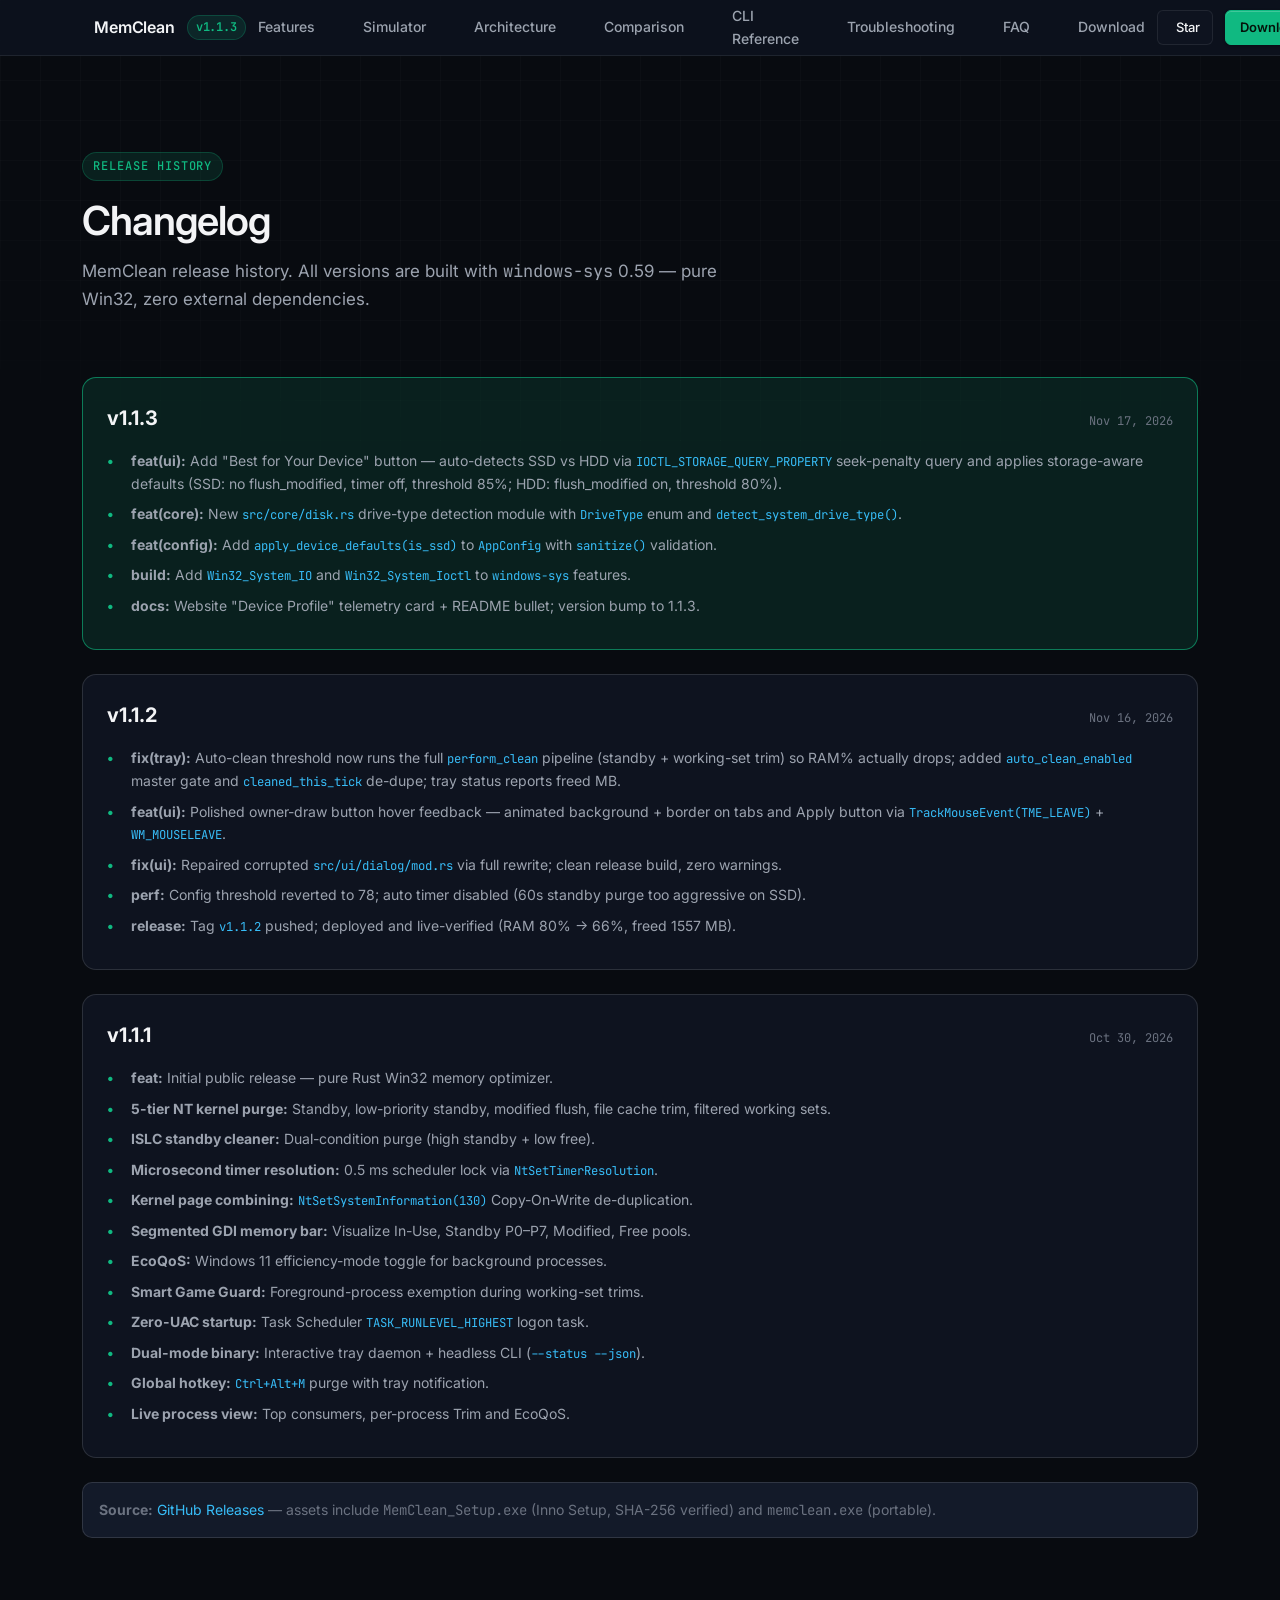
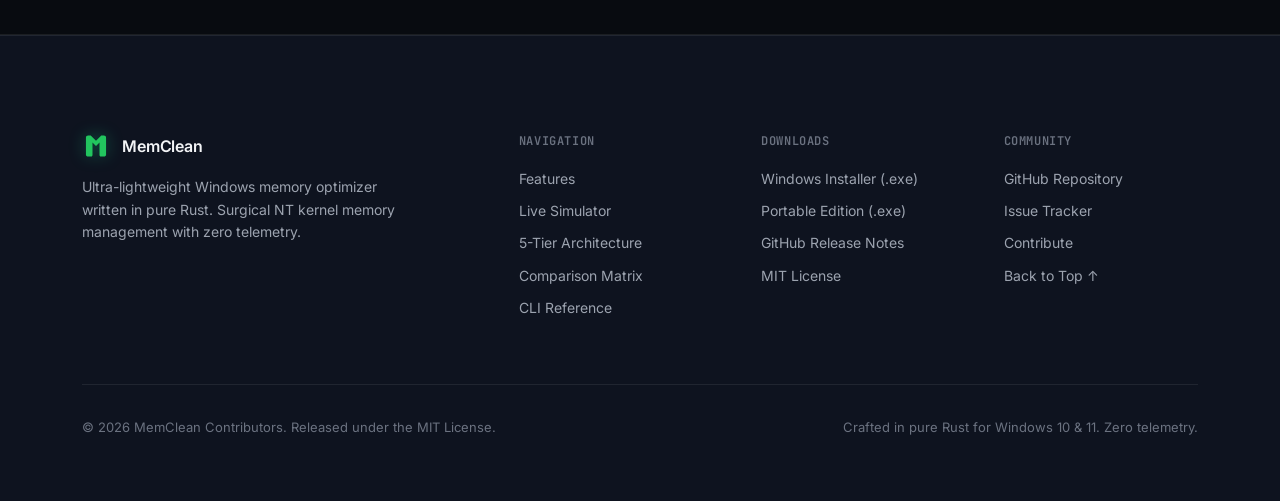
<file: website/changelog.html>
<!DOCTYPE html>
<html lang="en">
<head>
  <meta charset="UTF-8"><meta name="viewport" content="width=device-width, initial-scale=1.0">
  <title>Changelog — MemClean Release History</title>
  <meta name="description" content="MemClean release history and changelog. v1.1.3, v1.1.2, v1.1.1 with dates, fixes, and features.">
  <meta property="og:title" content="Changelog — MemClean"><meta property="og:url" content="https://xenonesis.github.io/memclean/changelog.html"><meta name="theme-color" content="#080B10">
  <link rel="icon" href="favicon.ico" sizes="48x48"><link rel="icon" href="favicon.svg" type="image/svg+xml"><link rel="apple-touch-icon" href="apple-touch-icon.png"><link rel="manifest" href="site.webmanifest">
  <link rel="preconnect" href="https://fonts.googleapis.com"><link rel="preconnect" href="https://fonts.gstatic.com" crossorigin>
  <link href="https://fonts.googleapis.com/css2?family=Inter:wght@400;500;600;700&family=JetBrains+Mono:wght@400;500;600&display=swap" rel="stylesheet">
  <link rel="stylesheet" href="styles.css"><script type="module" src="app.js"></script>
</head>
<body>
<header class="site-header"><div class="container nav-container"><a href="#" class="brand-link" aria-label="MemClean Homepage"><svg class="brand-icon" viewBox="0 0 256 256" width="28" height="28" fill="none" aria-hidden="true"><path fill="#22C55E" d="M 36 52 C 36 40 44 32 56 32 L 80 32 L 128 80 L 176 32 L 200 32 C 212 32 220 40 220 52 L 220 208 C 220 218 212 224 200 224 L 172 224 C 164 224 160 218 160 210 L 160 96 L 128 128 L 96 96 L 96 210 C 96 218 92 224 84 224 L 56 224 C 44 224 36 218 36 208 Z"/></svg><span>MemClean</span><span class="brand-badge">v1.1.3</span></a>
<nav aria-label="Primary Navigation"><ul class="nav-links" id="nav-links"><li><a href="index.html#features" class="nav-link">Features</a></li><li><a href="index.html#simulator" class="nav-link">Simulator</a></li><li><a href="index.html#architecture" class="nav-link">Architecture</a></li><li><a href="index.html#comparison" class="nav-link">Comparison</a></li><li><a href="cli-reference.html" class="nav-link">CLI Reference</a></li><li><a href="troubleshooting.html" class="nav-link">Troubleshooting</a></li><li><a href="index.html#faq" class="nav-link">FAQ</a></li><li><a href="index.html#download" class="nav-link">Download</a></li></ul></nav>
<div class="nav-actions"><a href="https://github.com/Xenonesis/memclean" target="_blank" rel="noopener noreferrer" class="github-star-btn" aria-label="Star MemClean on GitHub"><svg viewBox="0 0 24 24" fill="none" stroke="currentColor" stroke-width="2" stroke-linecap="round" stroke-linejoin="round" aria-hidden="true"><path d="M15 22v-4a4.8 4.8 0 0 0-1-3.5c3 0 6-2 6-5.5.08-1.25-.27-2.48-1-3.5.28-1.15.28-2.35 0-3.5 0 0-1 0-3 1.5-2.64-.5-5.36-.5-8 0C6 2 5 2 5 2c-.3 1.15-.3 2.35 0 3.5A5.403 5.403 0 0 0 4 9c0 3.5 3 5.5 6 5.5-.39.49-.68 1.05-.85 1.65-.17.6-.22 1.23-.15 1.85v4"></path><path d="M9 18c-4.51 2-5-2-7-2"></path></svg><span>Star</span></a><a href="#download" class="btn btn-primary btn-sm"><span>Download</span></a></div>
<button class="nav-toggle" id="nav-toggle" aria-label="Toggle navigation menu" aria-expanded="false" aria-controls="nav-links"><svg viewBox="0 0 24 24" width="20" height="20" fill="none" stroke="currentColor" stroke-width="2" stroke-linecap="round" stroke-linejoin="round" aria-hidden="true"><line x1="3" y1="12" x2="21" y2="12"></line><line x1="3" y1="6" x2="21" y2="6"></line><line x1="3" y1="18" x2="21" y2="18"></line></svg></button></div></header>
<main><section class="section" id="changelog"><div class="container reveal-on-scroll"><div class="section-header"><span class="section-tag">Release History</span><h2 class="section-title">Changelog</h2><p class="section-desc">MemClean release history. All versions are built with <code>windows-sys</code> 0.59 — pure Win32, zero external dependencies.</p></div>

<div class="changelog-list">
<div class="release-card release-latest">
  <div class="release-header"><span class="release-version">v1.1.3</span><span class="release-date">Nov 17, 2026</span></div>
  <ul class="release-items">
    <li><strong>feat(ui):</strong> Add "Best for Your Device" button — auto-detects SSD vs HDD via <code>IOCTL_STORAGE_QUERY_PROPERTY</code> seek-penalty query and applies storage-aware defaults (SSD: no flush_modified, timer off, threshold 85%; HDD: flush_modified on, threshold 80%).</li>
    <li><strong>feat(core):</strong> New <code>src/core/disk.rs</code> drive-type detection module with <code>DriveType</code> enum and <code>detect_system_drive_type()</code>.</li>
    <li><strong>feat(config):</strong> Add <code>apply_device_defaults(is_ssd)</code> to <code>AppConfig</code> with <code>sanitize()</code> validation.</li>
    <li><strong>build:</strong> Add <code>Win32_System_IO</code> and <code>Win32_System_Ioctl</code> to <code>windows-sys</code> features.</li>
    <li><strong>docs:</strong> Website "Device Profile" telemetry card + README bullet; version bump to 1.1.3.</li>
  </ul>
</div>

<div class="release-card">
  <div class="release-header"><span class="release-version">v1.1.2</span><span class="release-date">Nov 16, 2026</span></div>
  <ul class="release-items">
    <li><strong>fix(tray):</strong> Auto-clean threshold now runs the full <code>perform_clean</code> pipeline (standby + working-set trim) so RAM% actually drops; added <code>auto_clean_enabled</code> master gate and <code>cleaned_this_tick</code> de-dupe; tray status reports freed MB.</li>
    <li><strong>feat(ui):</strong> Polished owner-draw button hover feedback — animated background + border on tabs and Apply button via <code>TrackMouseEvent(TME_LEAVE)</code> + <code>WM_MOUSELEAVE</code>.</li>
    <li><strong>fix(ui):</strong> Repaired corrupted <code>src/ui/dialog/mod.rs</code> via full rewrite; clean release build, zero warnings.</li>
    <li><strong>perf:</strong> Config threshold reverted to 78; auto timer disabled (60s standby purge too aggressive on SSD).</li>
    <li><strong>release:</strong> Tag <code>v1.1.2</code> pushed; deployed and live-verified (RAM 80% → 66%, freed 1557 MB).</li>
  </ul>
</div>

<div class="release-card">
  <div class="release-header"><span class="release-version">v1.1.1</span><span class="release-date">Oct 30, 2026</span></div>
  <ul class="release-items">
    <li><strong>feat:</strong> Initial public release — pure Rust Win32 memory optimizer.</li>
    <li><strong>5-tier NT kernel purge:</strong> Standby, low-priority standby, modified flush, file cache trim, filtered working sets.</li>
    <li><strong>ISLC standby cleaner:</strong> Dual-condition purge (high standby + low free).</li>
    <li><strong>Microsecond timer resolution:</strong> 0.5 ms scheduler lock via <code>NtSetTimerResolution</code>.</li>
    <li><strong>Kernel page combining:</strong> <code>NtSetSystemInformation(130)</code> Copy-On-Write de-duplication.</li>
    <li><strong>Segmented GDI memory bar:</strong> Visualize In-Use, Standby P0–P7, Modified, Free pools.</li>
    <li><strong>EcoQoS:</strong> Windows 11 efficiency-mode toggle for background processes.</li>
    <li><strong>Smart Game Guard:</strong> Foreground-process exemption during working-set trims.</li>
    <li><strong>Zero-UAC startup:</strong> Task Scheduler <code>TASK_RUNLEVEL_HIGHEST</code> logon task.</li>
    <li><strong>Dual-mode binary:</strong> Interactive tray daemon + headless CLI (<code>--status --json</code>).</li>
    <li><strong>Global hotkey:</strong> <code>Ctrl+Alt+M</code> purge with tray notification.</li>
    <li><strong>Live process view:</strong> Top consumers, per-process Trim and EcoQoS.</li>
  </ul>
</div>

<div class="cli-note"><p><strong>Source:</strong> <a href="https://github.com/Xenonesis/memclean/releases" target="_blank" rel="noopener noreferrer">GitHub Releases</a> — assets include <code>MemClean_Setup.exe</code> (Inno Setup, SHA-256 verified) and <code>memclean.exe</code> (portable).</p></div>
</div></div></section></main>
<footer class="site-footer"><div class="container"><div class="footer-top"><div class="footer-brand"><a href="#" class="brand-link" aria-label="MemClean Footer Brand Link"><svg class="brand-icon" viewBox="0 0 256 256" width="28" height="28" fill="none" aria-hidden="true"><path fill="#22C55E" d="M 36 52 C 36 40 44 32 56 32 L 80 32 L 128 80 L 176 32 L 200 32 C 212 32 220 40 220 52 L 220 208 C 220 218 212 224 200 224 L 172 224 C 164 224 160 218 160 210 L 160 96 L 128 128 L 96 96 L 96 210 C 96 218 92 224 84 224 L 56 224 C 44 224 36 218 36 208 Z"/></svg><span>MemClean</span></a><p class="footer-tagline">Ultra-lightweight Windows memory optimizer written in pure Rust. Surgical NT kernel memory management with zero telemetry.</p></div>
<div><h4 class="footer-col-title">Navigation</h4><ul class="footer-links"><li><a href="index.html#features" class="footer-link">Features</a></li><li><a href="index.html#simulator" class="footer-link">Live Simulator</a></li><li><a href="index.html#architecture" class="footer-link">5-Tier Architecture</a></li><li><a href="index.html#comparison" class="footer-link">Comparison Matrix</a></li><li><a href="cli-reference.html" class="footer-link">CLI Reference</a></li></ul></div>
<div><h4 class="footer-col-title">Downloads</h4><ul class="footer-links"><li><a href="index.html#download-installer" class="footer-link">Windows Installer (.exe)</a></li><li><a href="index.html#download-portable" class="footer-link">Portable Edition (.exe)</a></li><li><a href="https://github.com/Xenonesis/memclean/releases" target="_blank" rel="noopener noreferrer" class="footer-link">GitHub Release Notes</a></li><li><a href="https://github.com/Xenonesis/memclean/blob/master/LICENSE" target="_blank" rel="noopener noreferrer" class="footer-link">MIT License</a></li></ul></div>
<div><h4 class="footer-col-title">Community</h4><ul class="footer-links"><li><a href="https://github.com/Xenonesis/memclean" target="_blank" rel="noopener noreferrer" class="footer-link">GitHub Repository</a></li><li><a href="https://github.com/Xenonesis/memclean/issues" target="_blank" rel="noopener noreferrer" class="footer-link">Issue Tracker</a></li><li><a href="https://github.com/Xenonesis/memclean/pulls" target="_blank" rel="noopener noreferrer" class="footer-link">Contribute</a></li><li><a href="#changelog" class="footer-link">Back to Top &uarr;</a></li></ul></div></div>
<div class="footer-bottom"><div class="footer-license"><span>&copy; 2026 MemClean Contributors. Released under the MIT License.</span></div><div><span>Crafted in pure Rust for Windows 10 &amp; 11. Zero telemetry.</span></div></div></div></footer>
<div class="toast-notice" id="toast" role="alert" aria-live="polite" aria-hidden="true"><svg viewBox="0 0 24 24" width="16" height="16" fill="none" stroke="currentColor" stroke-width="2" stroke-linecap="round" stroke-linejoin="round" aria-hidden="true"><polyline points="20 6 9 17 4 12"></polyline></svg><span id="toast-text">Copied to clipboard</span></div>
</body>
</html>
</file>
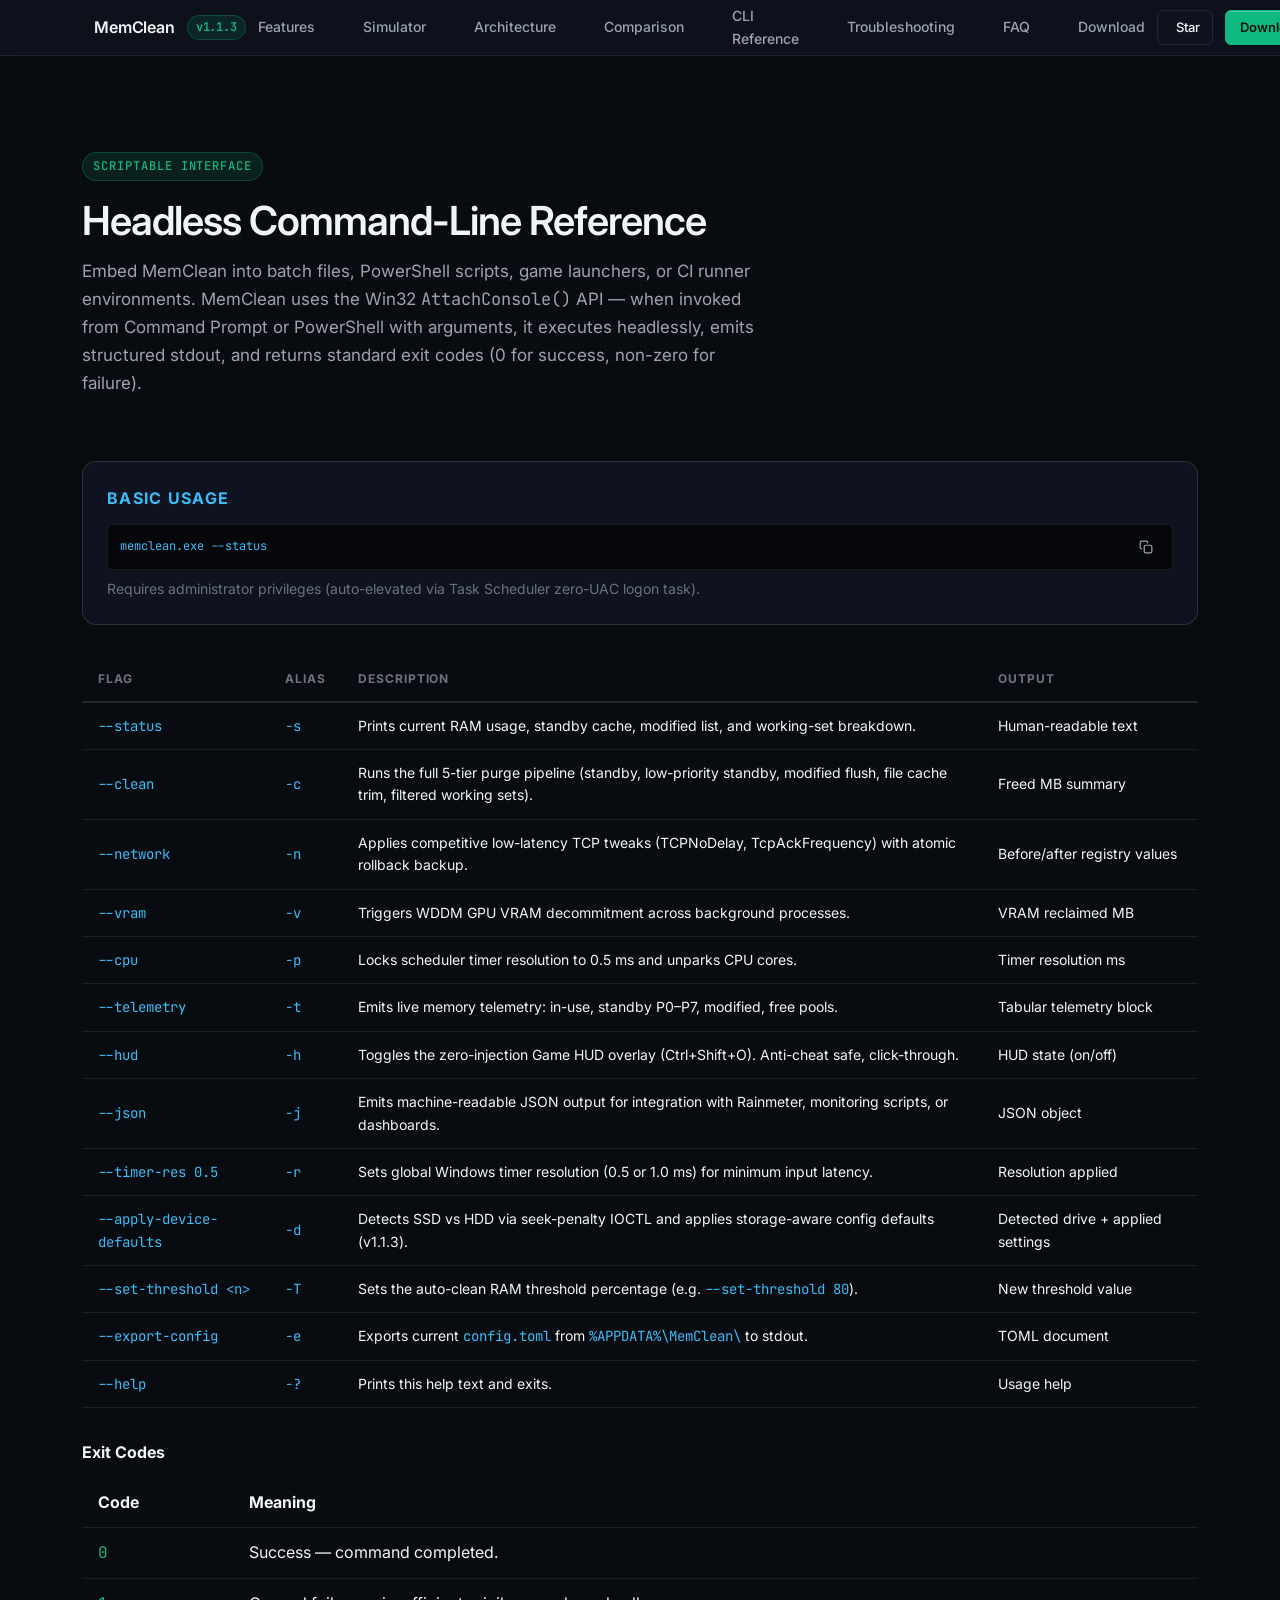
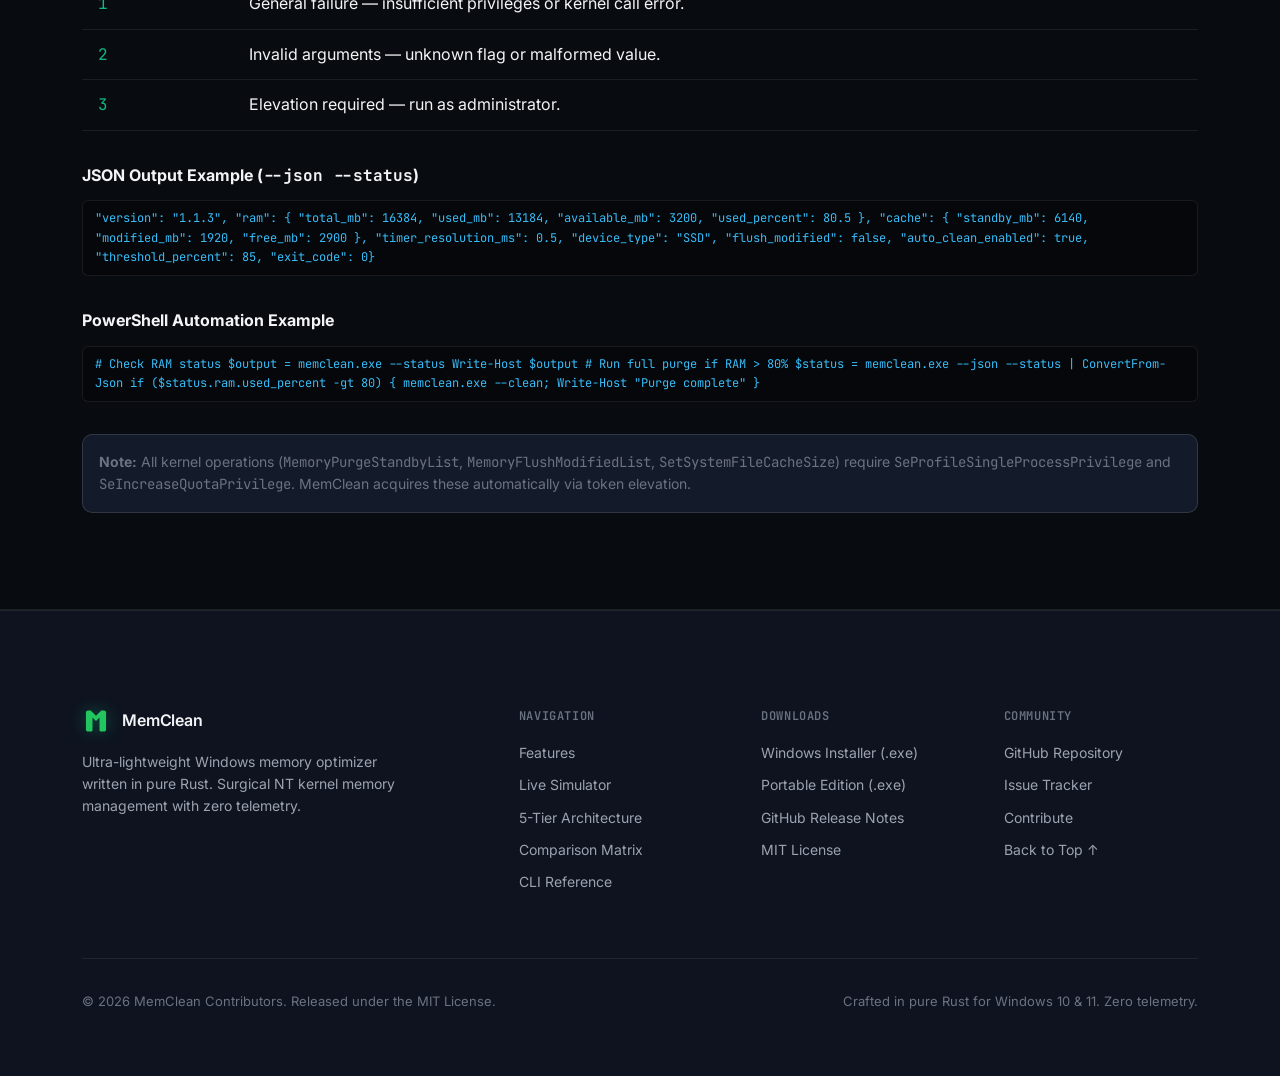
<file: website/cli-reference.html>
<!DOCTYPE html>
<html lang="en">
<head>
  <meta charset="UTF-8"><meta name="viewport" content="width=device-width, initial-scale=1.0">
  <title>CLI Reference — MemClean Headless Automation</title>
  <meta name="description" content="Complete MemClean command-line interface reference. --status --clean --network --vram --cpu --telemetry --hud --json --timer-res flags, exit codes, and output schema.">
  <meta property="og:title" content="CLI Reference — MemClean"><meta property="og:url" content="https://xenonesis.github.io/memclean/cli-reference.html"><meta name="theme-color" content="#080B10">
  <link rel="icon" href="favicon.ico" sizes="48x48"><link rel="icon" href="favicon.svg" type="image/svg+xml"><link rel="apple-touch-icon" href="apple-touch-icon.png"><link rel="manifest" href="site.webmanifest">
  <link rel="preconnect" href="https://fonts.googleapis.com"><link rel="preconnect" href="https://fonts.gstatic.com" crossorigin>
  <link href="https://fonts.googleapis.com/css2?family=Inter:wght@400;500;600;700&family=JetBrains+Mono:wght@400;500;600&display=swap" rel="stylesheet">
  <link rel="stylesheet" href="styles.css"><script type="module" src="app.js"></script>
</head>
<body>
<header class="site-header"><div class="container nav-container"><a href="#" class="brand-link" aria-label="MemClean Homepage"><svg class="brand-icon" viewBox="0 0 256 256" width="28" height="28" fill="none" aria-hidden="true"><path fill="#22C55E" d="M 36 52 C 36 40 44 32 56 32 L 80 32 L 128 80 L 176 32 L 200 32 C 212 32 220 40 220 52 L 220 208 C 220 218 212 224 200 224 L 172 224 C 164 224 160 218 160 210 L 160 96 L 128 128 L 96 96 L 96 210 C 96 218 92 224 84 224 L 56 224 C 44 224 36 218 36 208 Z"/></svg><span>MemClean</span><span class="brand-badge">v1.1.3</span></a>
<nav aria-label="Primary Navigation"><ul class="nav-links" id="nav-links"><li><a href="index.html#features" class="nav-link">Features</a></li><li><a href="index.html#simulator" class="nav-link">Simulator</a></li><li><a href="index.html#architecture" class="nav-link">Architecture</a></li><li><a href="index.html#comparison" class="nav-link">Comparison</a></li><li><a href="cli-reference.html" class="nav-link">CLI Reference</a></li><li><a href="troubleshooting.html" class="nav-link">Troubleshooting</a></li><li><a href="index.html#faq" class="nav-link">FAQ</a></li><li><a href="index.html#download" class="nav-link">Download</a></li></ul></nav>
<div class="nav-actions"><a href="https://github.com/Xenonesis/memclean" target="_blank" rel="noopener noreferrer" class="github-star-btn" aria-label="Star MemClean on GitHub"><svg viewBox="0 0 24 24" fill="none" stroke="currentColor" stroke-width="2" stroke-linecap="round" stroke-linejoin="round" aria-hidden="true"><path d="M15 22v-4a4.8 4.8 0 0 0-1-3.5c3 0 6-2 6-5.5.08-1.25-.27-2.48-1-3.5.28-1.15.28-2.35 0-3.5 0 0-1 0-3 1.5-2.64-.5-5.36-.5-8 0C6 2 5 2 5 2c-.3 1.15-.3 2.35 0 3.5A5.403 5.403 0 0 0 4 9c0 3.5 3 5.5 6 5.5-.39.49-.68 1.05-.85 1.65-.17.6-.22 1.23-.15 1.85v4"></path><path d="M9 18c-4.51 2-5-2-7-2"></path></svg><span>Star</span></a><a href="#download" class="btn btn-primary btn-sm"><span>Download</span></a></div>
<button class="nav-toggle" id="nav-toggle" aria-label="Toggle navigation menu" aria-expanded="false" aria-controls="nav-links"><svg viewBox="0 0 24 24" width="20" height="20" fill="none" stroke="currentColor" stroke-width="2" stroke-linecap="round" stroke-linejoin="round" aria-hidden="true"><line x1="3" y1="12" x2="21" y2="12"></line><line x1="3" y1="6" x2="21" y2="6"></line><line x1="3" y1="18" x2="21" y2="18"></line></svg></button></div></header>
<main><section class="section" id="cli-reference"><div class="container reveal-on-scroll"><div class="section-header"><span class="section-tag">Scriptable Interface</span><h2 class="section-title">Headless Command-Line Reference</h2><p class="section-desc">Embed MemClean into batch files, PowerShell scripts, game launchers, or CI runner environments. MemClean uses the Win32 <code>AttachConsole()</code> API — when invoked from Command Prompt or PowerShell with arguments, it executes headlessly, emits structured stdout, and returns standard exit codes (0 for success, non-zero for failure).</p></div>

<div class="cli-intro-card"><h3>Basic Usage</h3><div class="code-snippet-box"><code>memclean.exe --status</code><button type="button" class="btn-icon-only btn-copy-snippet" data-copy="memclean.exe --status" aria-label="Copy command" title="Copy command"><svg viewBox="0 0 24 24" width="14" height="14" fill="none" stroke="currentColor" stroke-width="2" stroke-linecap="round" stroke-linejoin="round" aria-hidden="true"><rect x="9" y="9" width="13" height="13" rx="2" ry="2"></rect><path d="M5 15H4a2 2 0 0 1-2-2V4a2 2 0 0 1 2-2h9a2 2 0 0 1 2 2v1"></path></svg></button></div><p class="cli-desc">Requires administrator privileges (auto-elevated via Task Scheduler zero-UAC logon task).</p></div>

<div class="cli-command-table"><table><thead><tr><th class="cli-th-flag">Flag</th><th class="cli-th-alias">Alias</th><th class="cli-th-desc">Description</th><th class="cli-th-output">Output</th></tr></thead><tbody>
<tr><td><code>--status</code></td><td><code>-s</code></td><td>Prints current RAM usage, standby cache, modified list, and working-set breakdown.</td><td>Human-readable text</td></tr>
<tr><td><code>--clean</code></td><td><code>-c</code></td><td>Runs the full 5-tier purge pipeline (standby, low-priority standby, modified flush, file cache trim, filtered working sets).</td><td>Freed MB summary</td></tr>
<tr><td><code>--network</code></td><td><code>-n</code></td><td>Applies competitive low-latency TCP tweaks (TCPNoDelay, TcpAckFrequency) with atomic rollback backup.</td><td>Before/after registry values</td></tr>
<tr><td><code>--vram</code></td><td><code>-v</code></td><td>Triggers WDDM GPU VRAM decommitment across background processes.</td><td>VRAM reclaimed MB</td></tr>
<tr><td><code>--cpu</code></td><td><code>-p</code></td><td>Locks scheduler timer resolution to 0.5 ms and unparks CPU cores.</td><td>Timer resolution ms</td></tr>
<tr><td><code>--telemetry</code></td><td><code>-t</code></td><td>Emits live memory telemetry: in-use, standby P0–P7, modified, free pools.</td><td>Tabular telemetry block</td></tr>
<tr><td><code>--hud</code></td><td><code>-h</code></td><td>Toggles the zero-injection Game HUD overlay (Ctrl+Shift+O). Anti-cheat safe, click-through.</td><td>HUD state (on/off)</td></tr>
<tr><td><code>--json</code></td><td><code>-j</code></td><td>Emits machine-readable JSON output for integration with Rainmeter, monitoring scripts, or dashboards.</td><td>JSON object</td></tr>
<tr><td><code>--timer-res 0.5</code></td><td><code>-r</code></td><td>Sets global Windows timer resolution (0.5 or 1.0 ms) for minimum input latency.</td><td>Resolution applied</td></tr>
<tr><td><code>--apply-device-defaults</code></td><td><code>-d</code></td><td>Detects SSD vs HDD via seek-penalty IOCTL and applies storage-aware config defaults (v1.1.3).</td><td>Detected drive + applied settings</td></tr>
<tr><td><code>--set-threshold &lt;n&gt;</code></td><td><code>-T</code></td><td>Sets the auto-clean RAM threshold percentage (e.g. <code>--set-threshold 80</code>).</td><td>New threshold value</td></tr>
<tr><td><code>--export-config</code></td><td><code>-e</code></td><td>Exports current <code>config.toml</code> from <code>%APPDATA%\MemClean\</code> to stdout.</td><td>TOML document</td></tr>
<tr><td><code>--help</code></td><td><code>-?</code></td><td>Prints this help text and exits.</td><td>Usage help</td></tr>
</tbody></table></div>

<div class="cli-section"><h3>Exit Codes</h3><table class="exit-table"><thead><tr><th>Code</th><th>Meaning</th></tr></thead><tbody>
<tr><td class="exit-code">0</td><td>Success — command completed.</td></tr>
<tr><td class="exit-code">1</td><td>General failure — insufficient privileges or kernel call error.</td></tr>
<tr><td class="exit-code">2</td><td>Invalid arguments — unknown flag or malformed value.</td></tr>
<tr><td class="exit-code">3</td><td>Elevation required — run as administrator.</td></tr>
</tbody></table></div>

<div class="cli-section"><h3>JSON Output Example (<code>--json --status</code>)</h3><div class="code-snippet-box cli-json-example"><code><span class="json-key">"version"</span>: <span class="json-str">"1.1.3"</span>,
<span class="json-key">"ram"</span>: { <span class="json-key">"total_mb"</span>: 16384, <span class="json-key">"used_mb"</span>: 13184, <span class="json-key">"available_mb"</span>: 3200, <span class="json-key">"used_percent"</span>: 80.5 },
<span class="json-key">"cache"</span>: { <span class="json-key">"standby_mb"</span>: 6140, <span class="json-key">"modified_mb"</span>: 1920, <span class="json-key">"free_mb"</span>: 2900 },
<span class="json-key">"timer_resolution_ms"</span>: 0.5, <span class="json-key">"device_type"</span>: <span class="json-str">"SSD"</span>,
<span class="json-key">"flush_modified"</span>: false, <span class="json-key">"auto_clean_enabled"</span>: true, <span class="json-key">"threshold_percent"</span>: 85, <span class="json-key">"exit_code"</span>: 0}</code></div></div>

<div class="cli-section"><h3>PowerShell Automation Example</h3><div class="code-snippet-box cli-ps-example"><code># Check RAM status
$output = memclean.exe --status
Write-Host $output

# Run full purge if RAM &gt; 80%
$status = memclean.exe --json --status | ConvertFrom-Json
if ($status.ram.used_percent -gt 80) { memclean.exe --clean; Write-Host "Purge complete" }</code></div></div>

<div class="cli-note"><p><strong>Note:</strong> All kernel operations (<code>MemoryPurgeStandbyList</code>, <code>MemoryFlushModifiedList</code>, <code>SetSystemFileCacheSize</code>) require <code>SeProfileSingleProcessPrivilege</code> and <code>SeIncreaseQuotaPrivilege</code>. MemClean acquires these automatically via token elevation.</p></div>
</div></section></main>
<footer class="site-footer"><div class="container"><div class="footer-top"><div class="footer-brand"><a href="#" class="brand-link" aria-label="MemClean Footer Brand Link"><svg class="brand-icon" viewBox="0 0 256 256" width="28" height="28" fill="none" aria-hidden="true"><path fill="#22C55E" d="M 36 52 C 36 40 44 32 56 32 L 80 32 L 128 80 L 176 32 L 200 32 C 212 32 220 40 220 52 L 220 208 C 220 218 212 224 200 224 L 172 224 C 164 224 160 218 160 210 L 160 96 L 128 128 L 96 96 L 96 210 C 96 218 92 224 84 224 L 56 224 C 44 224 36 218 36 208 Z"/></svg><span>MemClean</span></a><p class="footer-tagline">Ultra-lightweight Windows memory optimizer written in pure Rust. Surgical NT kernel memory management with zero telemetry.</p></div>
<div><h4 class="footer-col-title">Navigation</h4><ul class="footer-links"><li><a href="index.html#features" class="footer-link">Features</a></li><li><a href="index.html#simulator" class="footer-link">Live Simulator</a></li><li><a href="index.html#architecture" class="footer-link">5-Tier Architecture</a></li><li><a href="index.html#comparison" class="footer-link">Comparison Matrix</a></li><li><a href="cli-reference.html" class="footer-link">CLI Reference</a></li></ul></div>
<div><h4 class="footer-col-title">Downloads</h4><ul class="footer-links"><li><a href="index.html#download-installer" class="footer-link">Windows Installer (.exe)</a></li><li><a href="index.html#download-portable" class="footer-link">Portable Edition (.exe)</a></li><li><a href="https://github.com/Xenonesis/memclean/releases" target="_blank" rel="noopener noreferrer" class="footer-link">GitHub Release Notes</a></li><li><a href="https://github.com/Xenonesis/memclean/blob/master/LICENSE" target="_blank" rel="noopener noreferrer" class="footer-link">MIT License</a></li></ul></div>
<div><h4 class="footer-col-title">Community</h4><ul class="footer-links"><li><a href="https://github.com/Xenonesis/memclean" target="_blank" rel="noopener noreferrer" class="footer-link">GitHub Repository</a></li><li><a href="https://github.com/Xenonesis/memclean/issues" target="_blank" rel="noopener noreferrer" class="footer-link">Issue Tracker</a></li><li><a href="https://github.com/Xenonesis/memclean/pulls" target="_blank" rel="noopener noreferrer" class="footer-link">Contribute</a></li><li><a href="#cli-reference" class="footer-link">Back to Top &uarr;</a></li></ul></div></div>
<div class="footer-bottom"><div class="footer-license"><span>&copy; 2026 MemClean Contributors. Released under the MIT License.</span></div><div><span>Crafted in pure Rust for Windows 10 &amp; 11. Zero telemetry.</span></div></div></div></footer>
<div class="toast-notice" id="toast" role="alert" aria-live="polite" aria-hidden="true"><svg viewBox="0 0 24 24" width="16" height="16" fill="none" stroke="currentColor" stroke-width="2" stroke-linecap="round" stroke-linejoin="round" aria-hidden="true"><polyline points="20 6 9 17 4 12"></polyline></svg><span id="toast-text">Copied to clipboard</span></div>
</body>
</html>
</file>
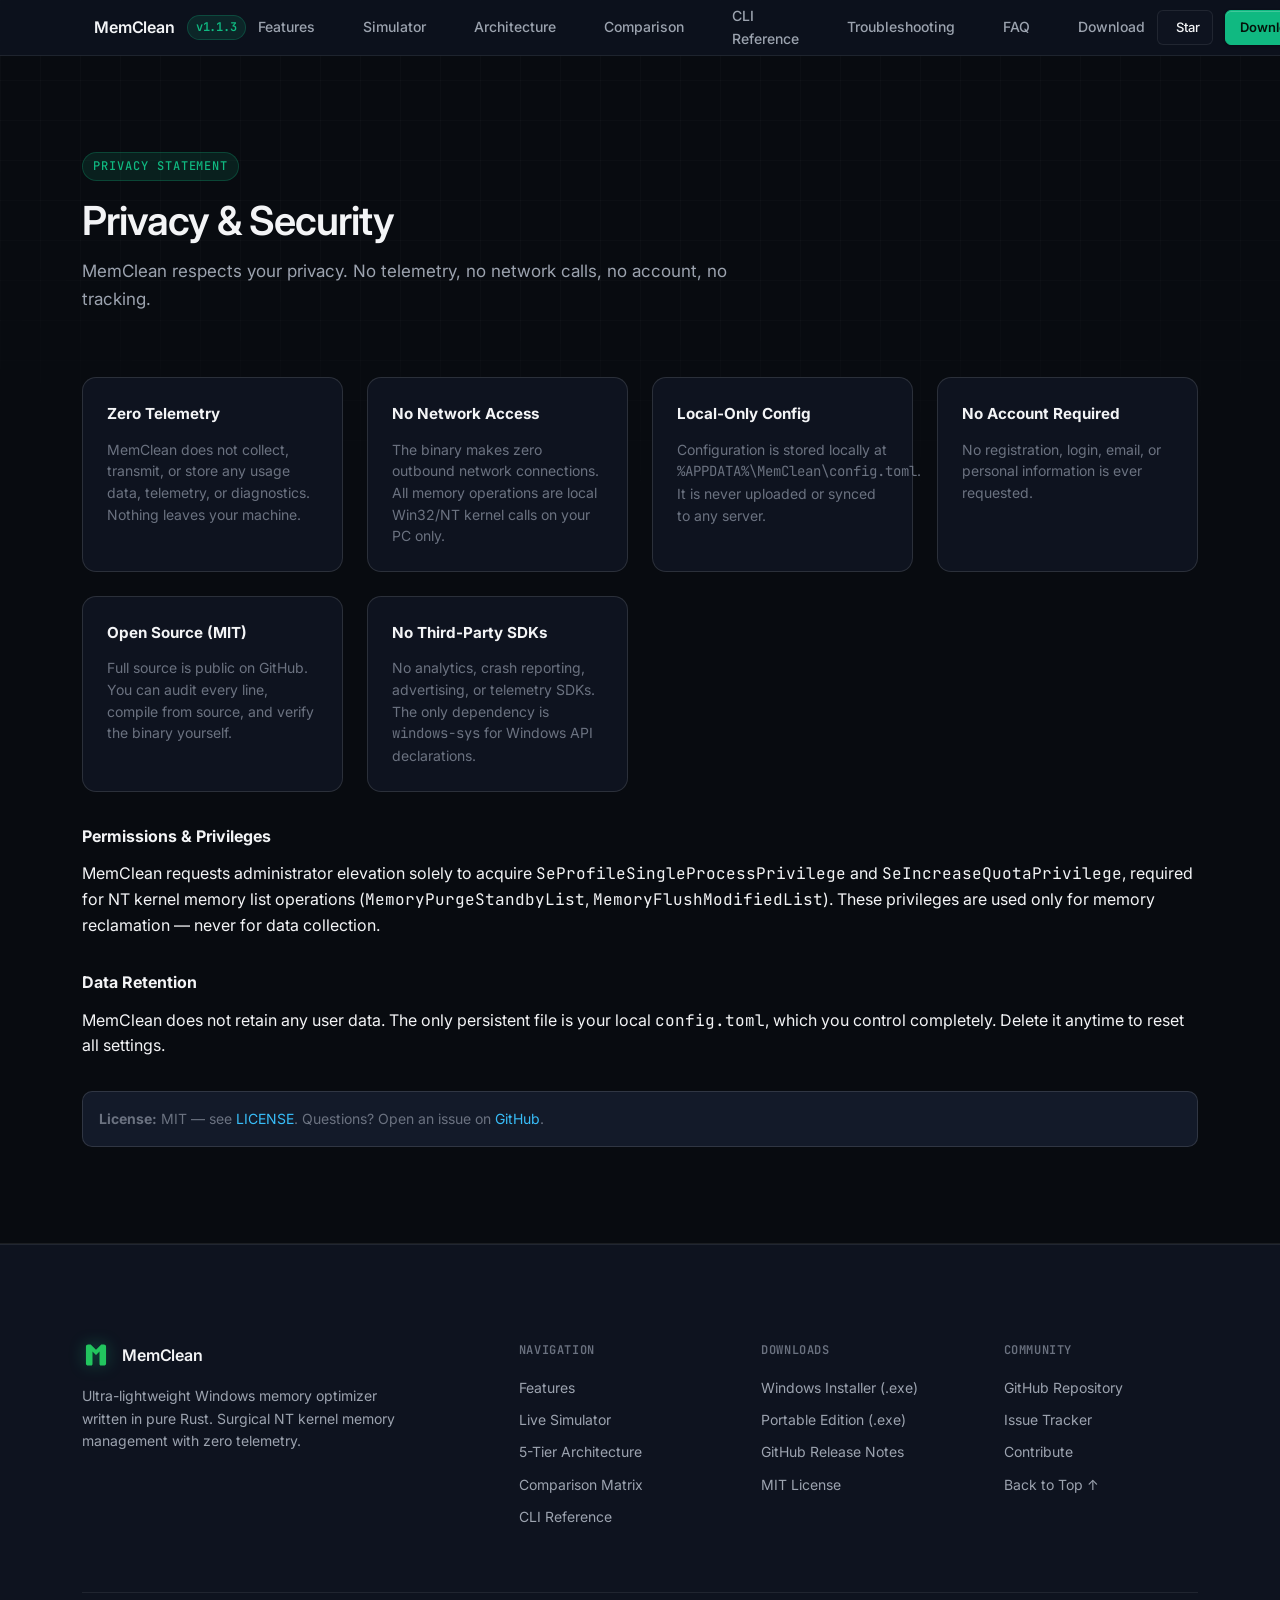
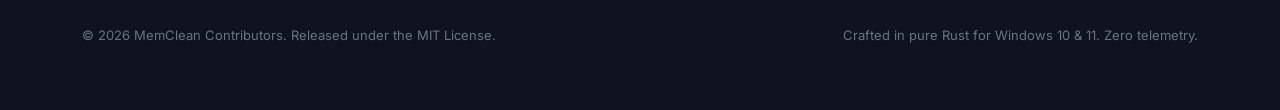
<file: website/privacy.html>
<!DOCTYPE html>
<html lang="en">
<head>
  <meta charset="UTF-8"><meta name="viewport" content="width=device-width, initial-scale=1.0">
  <title>Privacy & Security — MemClean</title>
  <meta name="description" content="MemClean privacy and security statement: zero telemetry, no network calls, local-only config, open-source MIT license.">
  <meta property="og:title" content="Privacy & Security — MemClean"><meta property="og:url" content="https://xenonesis.github.io/memclean/privacy.html"><meta name="theme-color" content="#080B10">
  <link rel="icon" href="favicon.ico" sizes="48x48"><link rel="icon" href="favicon.svg" type="image/svg+xml"><link rel="apple-touch-icon" href="apple-touch-icon.png"><link rel="manifest" href="site.webmanifest">
  <link rel="preconnect" href="https://fonts.googleapis.com"><link rel="preconnect" href="https://fonts.gstatic.com" crossorigin>
  <link href="https://fonts.googleapis.com/css2?family=Inter:wght@400;500;600;700&family=JetBrains+Mono:wght@400;500;600&display=swap" rel="stylesheet">
  <link rel="stylesheet" href="styles.css"><script type="module" src="app.js"></script>
</head>
<body>
<header class="site-header"><div class="container nav-container"><a href="#" class="brand-link" aria-label="MemClean Homepage"><svg class="brand-icon" viewBox="0 0 256 256" width="28" height="28" fill="none" aria-hidden="true"><path fill="#22C55E" d="M 36 52 C 36 40 44 32 56 32 L 80 32 L 128 80 L 176 32 L 200 32 C 212 32 220 40 220 52 L 220 208 C 220 218 212 224 200 224 L 172 224 C 164 224 160 218 160 210 L 160 96 L 128 128 L 96 96 L 96 210 C 96 218 92 224 84 224 L 56 224 C 44 224 36 218 36 208 Z"/></svg><span>MemClean</span><span class="brand-badge">v1.1.3</span></a>
<nav aria-label="Primary Navigation"><ul class="nav-links" id="nav-links"><li><a href="index.html#features" class="nav-link">Features</a></li><li><a href="index.html#simulator" class="nav-link">Simulator</a></li><li><a href="index.html#architecture" class="nav-link">Architecture</a></li><li><a href="index.html#comparison" class="nav-link">Comparison</a></li><li><a href="cli-reference.html" class="nav-link">CLI Reference</a></li><li><a href="troubleshooting.html" class="nav-link">Troubleshooting</a></li><li><a href="index.html#faq" class="nav-link">FAQ</a></li><li><a href="index.html#download" class="nav-link">Download</a></li></ul></nav>
<div class="nav-actions"><a href="https://github.com/Xenonesis/memclean" target="_blank" rel="noopener noreferrer" class="github-star-btn" aria-label="Star MemClean on GitHub"><svg viewBox="0 0 24 24" fill="none" stroke="currentColor" stroke-width="2" stroke-linecap="round" stroke-linejoin="round" aria-hidden="true"><path d="M15 22v-4a4.8 4.8 0 0 0-1-3.5c3 0 6-2 6-5.5.08-1.25-.27-2.48-1-3.5.28-1.15.28-2.35 0-3.5 0 0-1 0-3 1.5-2.64-.5-5.36-.5-8 0C6 2 5 2 5 2c-.3 1.15-.3 2.35 0 3.5A5.403 5.403 0 0 0 4 9c0 3.5 3 5.5 6 5.5-.39.49-.68 1.05-.85 1.65-.17.6-.22 1.23-.15 1.85v4"></path><path d="M9 18c-4.51 2-5-2-7-2"></path></svg><span>Star</span></a><a href="#download" class="btn btn-primary btn-sm"><span>Download</span></a></div>
<button class="nav-toggle" id="nav-toggle" aria-label="Toggle navigation menu" aria-expanded="false" aria-controls="nav-links"><svg viewBox="0 0 24 24" width="20" height="20" fill="none" stroke="currentColor" stroke-width="2" stroke-linecap="round" stroke-linejoin="round" aria-hidden="true"><line x1="3" y1="12" x2="21" y2="12"></line><line x1="3" y1="6" x2="21" y2="6"></line><line x1="3" y1="18" x2="21" y2="18"></line></svg></button></div></header>
<main><section class="section" id="privacy"><div class="container reveal-on-scroll"><div class="section-header"><span class="section-tag">Privacy Statement</span><h2 class="section-title">Privacy & Security</h2><p class="section-desc">MemClean respects your privacy. No telemetry, no network calls, no account, no tracking.</p></div>

<div class="privacy-grid">
<div class="privacy-card"><h3>Zero Telemetry</h3><p>MemClean does not collect, transmit, or store any usage data, telemetry, or diagnostics. Nothing leaves your machine.</p></div>
<div class="privacy-card"><h3>No Network Access</h3><p>The binary makes zero outbound network connections. All memory operations are local Win32/NT kernel calls on your PC only.</p></div>
<div class="privacy-card"><h3>Local-Only Config</h3><p>Configuration is stored locally at <code>%APPDATA%\MemClean\config.toml</code>. It is never uploaded or synced to any server.</p></div>
<div class="privacy-card"><h3>No Account Required</h3><p>No registration, login, email, or personal information is ever requested.</p></div>
<div class="privacy-card"><h3>Open Source (MIT)</h3><p>Full source is public on GitHub. You can audit every line, compile from source, and verify the binary yourself.</p></div>
<div class="privacy-card"><h3>No Third-Party SDKs</h3><p>No analytics, crash reporting, advertising, or telemetry SDKs. The only dependency is <code>windows-sys</code> for Windows API declarations.</p></div>
</div>

<div class="cli-section"><h3>Permissions & Privileges</h3><p>MemClean requests administrator elevation solely to acquire <code>SeProfileSingleProcessPrivilege</code> and <code>SeIncreaseQuotaPrivilege</code>, required for NT kernel memory list operations (<code>MemoryPurgeStandbyList</code>, <code>MemoryFlushModifiedList</code>). These privileges are used only for memory reclamation — never for data collection.</p></div>

<div class="cli-section"><h3>Data Retention</h3><p>MemClean does not retain any user data. The only persistent file is your local <code>config.toml</code>, which you control completely. Delete it anytime to reset all settings.</p></div>

<div class="cli-note"><p><strong>License:</strong> MIT — see <a href="https://github.com/Xenonesis/memclean/blob/master/LICENSE" target="_blank" rel="noopener noreferrer">LICENSE</a>. Questions? Open an issue on <a href="https://github.com/Xenonesis/memclean/issues" target="_blank" rel="noopener noreferrer">GitHub</a>.</p></div>
</div></section></main>
<footer class="site-footer"><div class="container"><div class="footer-top"><div class="footer-brand"><a href="#" class="brand-link" aria-label="MemClean Footer Brand Link"><svg class="brand-icon" viewBox="0 0 256 256" width="28" height="28" fill="none" aria-hidden="true"><path fill="#22C55E" d="M 36 52 C 36 40 44 32 56 32 L 80 32 L 128 80 L 176 32 L 200 32 C 212 32 220 40 220 52 L 220 208 C 220 218 212 224 200 224 L 172 224 C 164 224 160 218 160 210 L 160 96 L 128 128 L 96 96 L 96 210 C 96 218 92 224 84 224 L 56 224 C 44 224 36 218 36 208 Z"/></svg><span>MemClean</span></a><p class="footer-tagline">Ultra-lightweight Windows memory optimizer written in pure Rust. Surgical NT kernel memory management with zero telemetry.</p></div>
<div><h4 class="footer-col-title">Navigation</h4><ul class="footer-links"><li><a href="index.html#features" class="footer-link">Features</a></li><li><a href="index.html#simulator" class="footer-link">Live Simulator</a></li><li><a href="index.html#architecture" class="footer-link">5-Tier Architecture</a></li><li><a href="index.html#comparison" class="footer-link">Comparison Matrix</a></li><li><a href="cli-reference.html" class="footer-link">CLI Reference</a></li></ul></div>
<div><h4 class="footer-col-title">Downloads</h4><ul class="footer-links"><li><a href="index.html#download-installer" class="footer-link">Windows Installer (.exe)</a></li><li><a href="index.html#download-portable" class="footer-link">Portable Edition (.exe)</a></li><li><a href="https://github.com/Xenonesis/memclean/releases" target="_blank" rel="noopener noreferrer" class="footer-link">GitHub Release Notes</a></li><li><a href="https://github.com/Xenonesis/memclean/blob/master/LICENSE" target="_blank" rel="noopener noreferrer" class="footer-link">MIT License</a></li></ul></div>
<div><h4 class="footer-col-title">Community</h4><ul class="footer-links"><li><a href="https://github.com/Xenonesis/memclean" target="_blank" rel="noopener noreferrer" class="footer-link">GitHub Repository</a></li><li><a href="https://github.com/Xenonesis/memclean/issues" target="_blank" rel="noopener noreferrer" class="footer-link">Issue Tracker</a></li><li><a href="https://github.com/Xenonesis/memclean/pulls" target="_blank" rel="noopener noreferrer" class="footer-link">Contribute</a></li><li><a href="#privacy" class="footer-link">Back to Top &uarr;</a></li></ul></div></div>
<div class="footer-bottom"><div class="footer-license"><span>&copy; 2026 MemClean Contributors. Released under the MIT License.</span></div><div><span>Crafted in pure Rust for Windows 10 &amp; 11. Zero telemetry.</span></div></div></div></footer>
<div class="toast-notice" id="toast" role="alert" aria-live="polite" aria-hidden="true"><svg viewBox="0 0 24 24" width="16" height="16" fill="none" stroke="currentColor" stroke-width="2" stroke-linecap="round" stroke-linejoin="round" aria-hidden="true"><polyline points="20 6 9 17 4 12"></polyline></svg><span id="toast-text">Copied to clipboard</span></div>
</body>
</html>
</file>
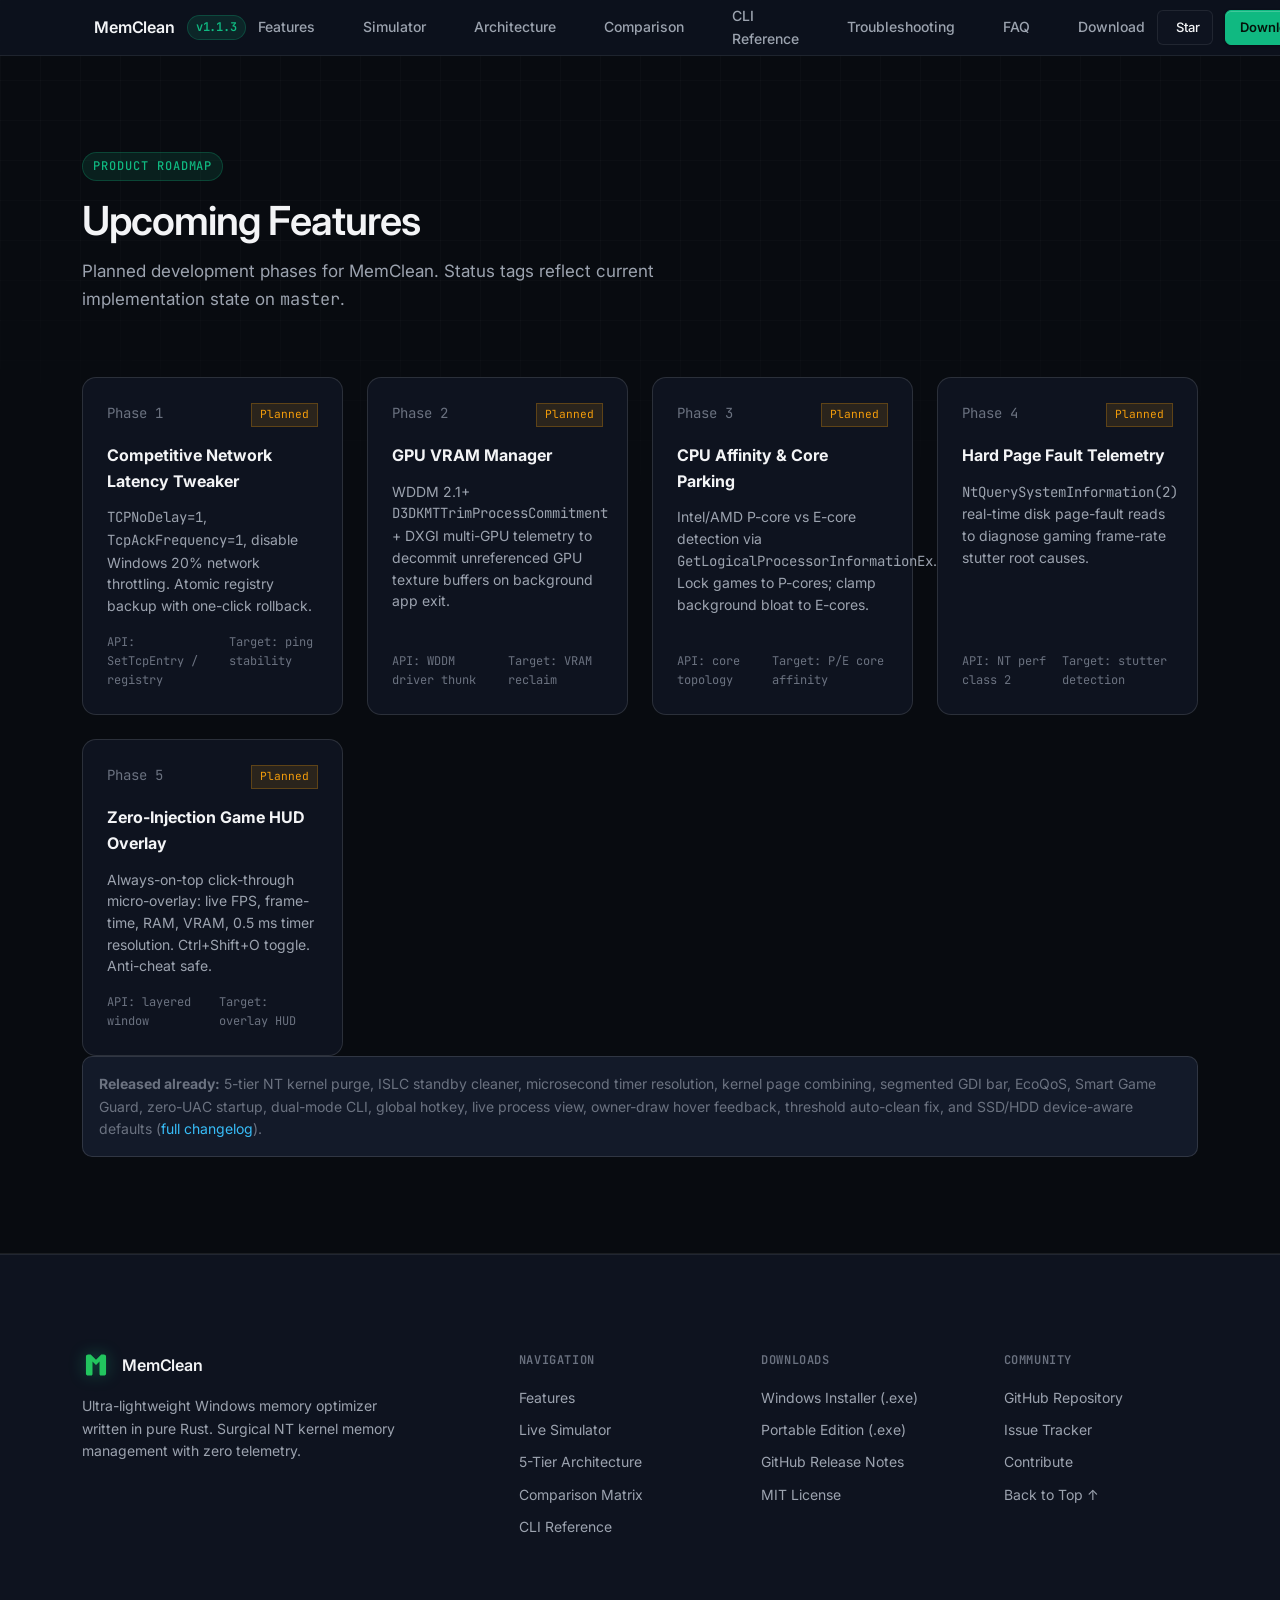
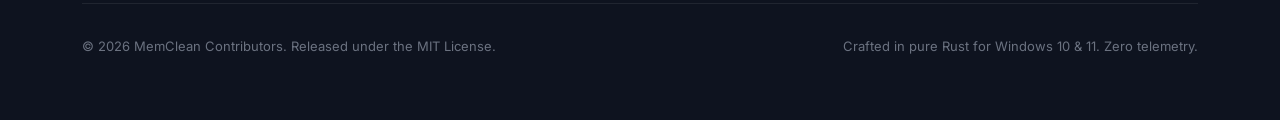
<file: website/roadmap.html>
<!DOCTYPE html>
<html lang="en">
<head>
  <meta charset="UTF-8"><meta name="viewport" content="width=device-width, initial-scale=1.0">
  <title>Roadmap — MemClean Future Features</title>
  <meta name="description" content="MemClean product roadmap: upcoming network stack, GPU VRAM, CPU affinity, hard-fault telemetry, and game HUD phases with status.">
  <meta property="og:title" content="Roadmap — MemClean"><meta property="og:url" content="https://xenonesis.github.io/memclean/roadmap.html"><meta name="theme-color" content="#080B10">
  <link rel="icon" href="favicon.ico" sizes="48x48"><link rel="icon" href="favicon.svg" type="image/svg+xml"><link rel="apple-touch-icon" href="apple-touch-icon.png"><link rel="manifest" href="site.webmanifest">
  <link rel="preconnect" href="https://fonts.googleapis.com"><link rel="preconnect" href="https://fonts.gstatic.com" crossorigin>
  <link href="https://fonts.googleapis.com/css2?family=Inter:wght@400;500;600;700&family=JetBrains+Mono:wght@400;500;600&display=swap" rel="stylesheet">
  <link rel="stylesheet" href="styles.css"><script type="module" src="app.js"></script>
</head>
<body>
<header class="site-header"><div class="container nav-container"><a href="#" class="brand-link" aria-label="MemClean Homepage"><svg class="brand-icon" viewBox="0 0 256 256" width="28" height="28" fill="none" aria-hidden="true"><path fill="#22C55E" d="M 36 52 C 36 40 44 32 56 32 L 80 32 L 128 80 L 176 32 L 200 32 C 212 32 220 40 220 52 L 220 208 C 220 218 212 224 200 224 L 172 224 C 164 224 160 218 160 210 L 160 96 L 128 128 L 96 96 L 96 210 C 96 218 92 224 84 224 L 56 224 C 44 224 36 218 36 208 Z"/></svg><span>MemClean</span><span class="brand-badge">v1.1.3</span></a>
<nav aria-label="Primary Navigation"><ul class="nav-links" id="nav-links"><li><a href="index.html#features" class="nav-link">Features</a></li><li><a href="index.html#simulator" class="nav-link">Simulator</a></li><li><a href="index.html#architecture" class="nav-link">Architecture</a></li><li><a href="index.html#comparison" class="nav-link">Comparison</a></li><li><a href="cli-reference.html" class="nav-link">CLI Reference</a></li><li><a href="troubleshooting.html" class="nav-link">Troubleshooting</a></li><li><a href="index.html#faq" class="nav-link">FAQ</a></li><li><a href="index.html#download" class="nav-link">Download</a></li></ul></nav>
<div class="nav-actions"><a href="https://github.com/Xenonesis/memclean" target="_blank" rel="noopener noreferrer" class="github-star-btn" aria-label="Star MemClean on GitHub"><svg viewBox="0 0 24 24" fill="none" stroke="currentColor" stroke-width="2" stroke-linecap="round" stroke-linejoin="round" aria-hidden="true"><path d="M15 22v-4a4.8 4.8 0 0 0-1-3.5c3 0 6-2 6-5.5.08-1.25-.27-2.48-1-3.5.28-1.15.28-2.35 0-3.5 0 0-1 0-3 1.5-2.64-.5-5.36-.5-8 0C6 2 5 2 5 2c-.3 1.15-.3 2.35 0 3.5A5.403 5.403 0 0 0 4 9c0 3.5 3 5.5 6 5.5-.39.49-.68 1.05-.85 1.65-.17.6-.22 1.23-.15 1.85v4"></path><path d="M9 18c-4.51 2-5-2-7-2"></path></svg><span>Star</span></a><a href="#download" class="btn btn-primary btn-sm"><span>Download</span></a></div>
<button class="nav-toggle" id="nav-toggle" aria-label="Toggle navigation menu" aria-expanded="false" aria-controls="nav-links"><svg viewBox="0 0 24 24" width="20" height="20" fill="none" stroke="currentColor" stroke-width="2" stroke-linecap="round" stroke-linejoin="round" aria-hidden="true"><line x1="3" y1="12" x2="21" y2="12"></line><line x1="3" y1="6" x2="21" y2="6"></line><line x1="3" y1="18" x2="21" y2="18"></line></svg></button></div></header>
<main><section class="section" id="roadmap"><div class="container reveal-on-scroll"><div class="section-header"><span class="section-tag">Product Roadmap</span><h2 class="section-title">Upcoming Features</h2><p class="section-desc">Planned development phases for MemClean. Status tags reflect current implementation state on <code>master</code>.</p></div>

<div class="roadmap-grid">
<div class="roadmap-phase"><div class="phase-header"><span class="phase-num">Phase 1</span><span class="phase-status status-planned">Planned</span></div><h3 class="phase-title">Competitive Network Latency Tweaker</h3><p class="phase-desc"><code>TCPNoDelay=1</code>, <code>TcpAckFrequency=1</code>, disable Windows 20% network throttling. Atomic registry backup with one-click rollback.</p><div class="phase-meta"><span>API: <code>SetTcpEntry</code> / registry</span><span>Target: ping stability</span></div></div>

<div class="roadmap-phase"><div class="phase-header"><span class="phase-num">Phase 2</span><span class="phase-status status-planned">Planned</span></div><h3 class="phase-title">GPU VRAM Manager</h3><p class="phase-desc">WDDM 2.1+ <code>D3DKMTTrimProcessCommitment</code> + DXGI multi-GPU telemetry to decommit unreferenced GPU texture buffers on background app exit.</p><div class="phase-meta"><span>API: WDDM driver thunk</span><span>Target: VRAM reclaim</span></div></div>

<div class="roadmap-phase"><div class="phase-header"><span class="phase-num">Phase 3</span><span class="phase-status status-planned">Planned</span></div><h3 class="phase-title">CPU Affinity & Core Parking</h3><p class="phase-desc">Intel/AMD P-core vs E-core detection via <code>GetLogicalProcessorInformationEx</code>. Lock games to P-cores; clamp background bloat to E-cores.</p><div class="phase-meta"><span>API: core topology</span><span>Target: P/E core affinity</span></div></div>

<div class="roadmap-phase"><div class="phase-header"><span class="phase-num">Phase 4</span><span class="phase-status status-planned">Planned</span></div><h3 class="phase-title">Hard Page Fault Telemetry</h3><p class="phase-desc"><code>NtQuerySystemInformation(2)</code> real-time disk page-fault reads to diagnose gaming frame-rate stutter root causes.</p><div class="phase-meta"><span>API: NT perf class 2</span><span>Target: stutter detection</span></div></div>

<div class="roadmap-phase"><div class="phase-header"><span class="phase-num">Phase 5</span><span class="phase-status status-planned">Planned</span></div><h3 class="phase-title">Zero-Injection Game HUD Overlay</h3><p class="phase-desc">Always-on-top click-through micro-overlay: live FPS, frame-time, RAM, VRAM, 0.5 ms timer resolution. Ctrl+Shift+O toggle. Anti-cheat safe.</p><div class="phase-meta"><span>API: layered window</span><span>Target: overlay HUD</span></div></div>
</div>

<div class="cli-note"><p><strong>Released already:</strong> 5-tier NT kernel purge, ISLC standby cleaner, microsecond timer resolution, kernel page combining, segmented GDI bar, EcoQoS, Smart Game Guard, zero-UAC startup, dual-mode CLI, global hotkey, live process view, owner-draw hover feedback, threshold auto-clean fix, and SSD/HDD device-aware defaults (<a href="changelog.html">full changelog</a>).</p></div>
</div></section></main>
<footer class="site-footer"><div class="container"><div class="footer-top"><div class="footer-brand"><a href="#" class="brand-link" aria-label="MemClean Footer Brand Link"><svg class="brand-icon" viewBox="0 0 256 256" width="28" height="28" fill="none" aria-hidden="true"><path fill="#22C55E" d="M 36 52 C 36 40 44 32 56 32 L 80 32 L 128 80 L 176 32 L 200 32 C 212 32 220 40 220 52 L 220 208 C 220 218 212 224 200 224 L 172 224 C 164 224 160 218 160 210 L 160 96 L 128 128 L 96 96 L 96 210 C 96 218 92 224 84 224 L 56 224 C 44 224 36 218 36 208 Z"/></svg><span>MemClean</span></a><p class="footer-tagline">Ultra-lightweight Windows memory optimizer written in pure Rust. Surgical NT kernel memory management with zero telemetry.</p></div>
<div><h4 class="footer-col-title">Navigation</h4><ul class="footer-links"><li><a href="index.html#features" class="footer-link">Features</a></li><li><a href="index.html#simulator" class="footer-link">Live Simulator</a></li><li><a href="index.html#architecture" class="footer-link">5-Tier Architecture</a></li><li><a href="index.html#comparison" class="footer-link">Comparison Matrix</a></li><li><a href="cli-reference.html" class="footer-link">CLI Reference</a></li></ul></div>
<div><h4 class="footer-col-title">Downloads</h4><ul class="footer-links"><li><a href="index.html#download-installer" class="footer-link">Windows Installer (.exe)</a></li><li><a href="index.html#download-portable" class="footer-link">Portable Edition (.exe)</a></li><li><a href="https://github.com/Xenonesis/memclean/releases" target="_blank" rel="noopener noreferrer" class="footer-link">GitHub Release Notes</a></li><li><a href="https://github.com/Xenonesis/memclean/blob/master/LICENSE" target="_blank" rel="noopener noreferrer" class="footer-link">MIT License</a></li></ul></div>
<div><h4 class="footer-col-title">Community</h4><ul class="footer-links"><li><a href="https://github.com/Xenonesis/memclean" target="_blank" rel="noopener noreferrer" class="footer-link">GitHub Repository</a></li><li><a href="https://github.com/Xenonesis/memclean/issues" target="_blank" rel="noopener noreferrer" class="footer-link">Issue Tracker</a></li><li><a href="https://github.com/Xenonesis/memclean/pulls" target="_blank" rel="noopener noreferrer" class="footer-link">Contribute</a></li><li><a href="#roadmap" class="footer-link">Back to Top &uarr;</a></li></ul></div></div>
<div class="footer-bottom"><div class="footer-license"><span>&copy; 2026 MemClean Contributors. Released under the MIT License.</span></div><div><span>Crafted in pure Rust for Windows 10 &amp; 11. Zero telemetry.</span></div></div></div></footer>
<div class="toast-notice" id="toast" role="alert" aria-live="polite" aria-hidden="true"><svg viewBox="0 0 24 24" width="16" height="16" fill="none" stroke="currentColor" stroke-width="2" stroke-linecap="round" stroke-linejoin="round" aria-hidden="true"><polyline points="20 6 9 17 4 12"></polyline></svg><span id="toast-text">Copied to clipboard</span></div>
</body>
</html>
</file>
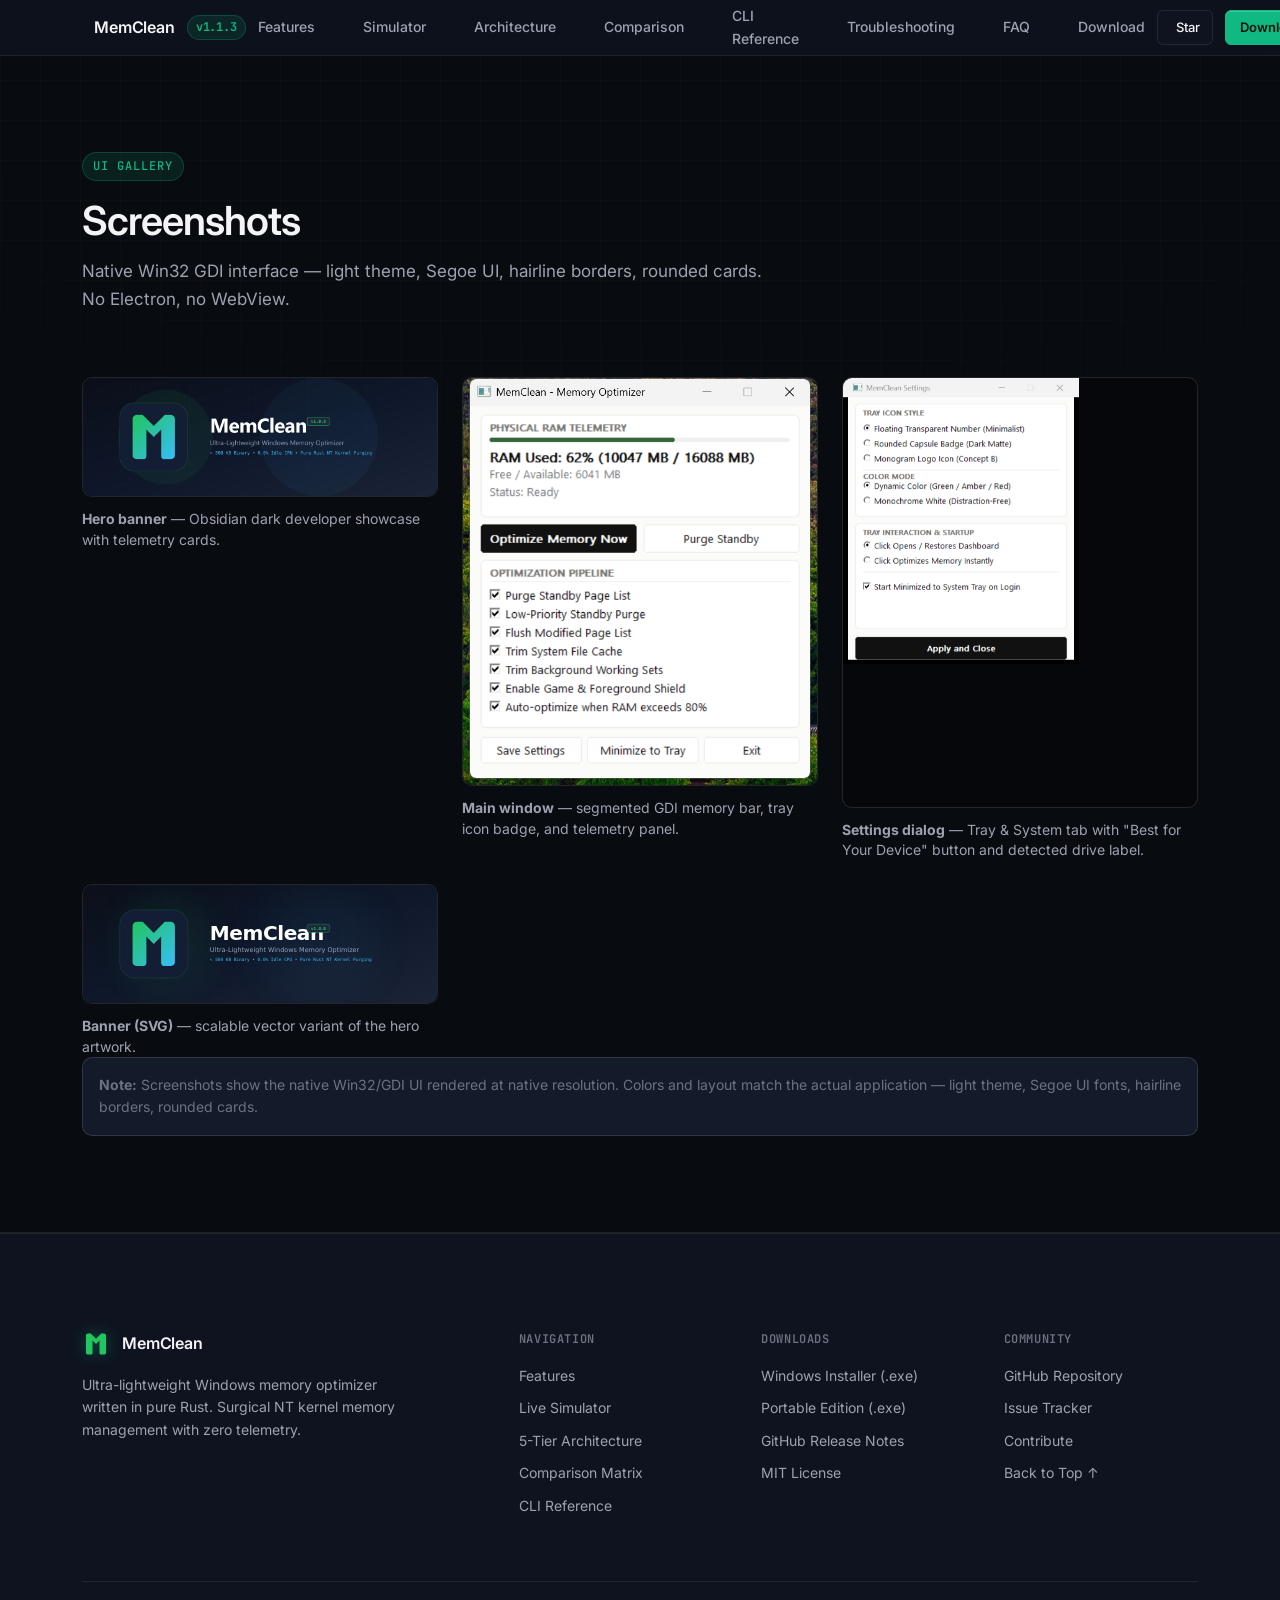
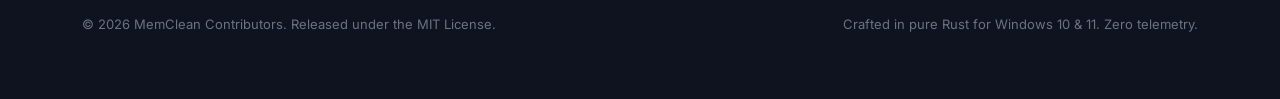
<file: website/screenshots.html>
<!DOCTYPE html>
<html lang="en">
<head>
  <meta charset="UTF-8"><meta name="viewport" content="width=device-width, initial-scale=1.0">
  <title>Screenshots — MemClean UI Gallery</title>
  <meta name="description" content="MemClean UI gallery: tray icon, settings dialog, main window, and simulator preview screenshots.">
  <meta property="og:title" content="Screenshots — MemClean"><meta property="og:url" content="https://xenonesis.github.io/memclean/screenshots.html"><meta name="theme-color" content="#080B10">
  <link rel="icon" href="favicon.ico" sizes="48x48"><link rel="icon" href="favicon.svg" type="image/svg+xml"><link rel="apple-touch-icon" href="apple-touch-icon.png"><link rel="manifest" href="site.webmanifest">
  <link rel="preconnect" href="https://fonts.googleapis.com"><link rel="preconnect" href="https://fonts.gstatic.com" crossorigin>
  <link href="https://fonts.googleapis.com/css2?family=Inter:wght@400;500;600;700&family=JetBrains+Mono:wght@400;500;600&display=swap" rel="stylesheet">
  <link rel="stylesheet" href="styles.css"><script type="module" src="app.js"></script>
</head>
<body>
<header class="site-header"><div class="container nav-container"><a href="#" class="brand-link" aria-label="MemClean Homepage"><svg class="brand-icon" viewBox="0 0 256 256" width="28" height="28" fill="none" aria-hidden="true"><path fill="#22C55E" d="M 36 52 C 36 40 44 32 56 32 L 80 32 L 128 80 L 176 32 L 200 32 C 212 32 220 40 220 52 L 220 208 C 220 218 212 224 200 224 L 172 224 C 164 224 160 218 160 210 L 160 96 L 128 128 L 96 96 L 96 210 C 96 218 92 224 84 224 L 56 224 C 44 224 36 218 36 208 Z"/></svg><span>MemClean</span><span class="brand-badge">v1.1.3</span></a>
<nav aria-label="Primary Navigation"><ul class="nav-links" id="nav-links"><li><a href="index.html#features" class="nav-link">Features</a></li><li><a href="index.html#simulator" class="nav-link">Simulator</a></li><li><a href="index.html#architecture" class="nav-link">Architecture</a></li><li><a href="index.html#comparison" class="nav-link">Comparison</a></li><li><a href="cli-reference.html" class="nav-link">CLI Reference</a></li><li><a href="troubleshooting.html" class="nav-link">Troubleshooting</a></li><li><a href="index.html#faq" class="nav-link">FAQ</a></li><li><a href="index.html#download" class="nav-link">Download</a></li></ul></nav>
<div class="nav-actions"><a href="https://github.com/Xenonesis/memclean" target="_blank" rel="noopener noreferrer" class="github-star-btn" aria-label="Star MemClean on GitHub"><svg viewBox="0 0 24 24" fill="none" stroke="currentColor" stroke-width="2" stroke-linecap="round" stroke-linejoin="round" aria-hidden="true"><path d="M15 22v-4a4.8 4.8 0 0 0-1-3.5c3 0 6-2 6-5.5.08-1.25-.27-2.48-1-3.5.28-1.15.28-2.35 0-3.5 0 0-1 0-3 1.5-2.64-.5-5.36-.5-8 0C6 2 5 2 5 2c-.3 1.15-.3 2.35 0 3.5A5.403 5.403 0 0 0 4 9c0 3.5 3 5.5 6 5.5-.39.49-.68 1.05-.85 1.65-.17.6-.22 1.23-.15 1.85v4"></path><path d="M9 18c-4.51 2-5-2-7-2"></path></svg><span>Star</span></a><a href="#download" class="btn btn-primary btn-sm"><span>Download</span></a></div>
<button class="nav-toggle" id="nav-toggle" aria-label="Toggle navigation menu" aria-expanded="false" aria-controls="nav-links"><svg viewBox="0 0 24 24" width="20" height="20" fill="none" stroke="currentColor" stroke-width="2" stroke-linecap="round" stroke-linejoin="round" aria-hidden="true"><line x1="3" y1="12" x2="21" y2="12"></line><line x1="3" y1="6" x2="21" y2="6"></line><line x1="3" y1="18" x2="21" y2="18"></line></svg></button></div></header>
<main><section class="section" id="screenshots"><div class="container reveal-on-scroll"><div class="section-header"><span class="section-tag">UI Gallery</span><h2 class="section-title">Screenshots</h2><p class="section-desc">Native Win32 GDI interface — light theme, Segoe UI, hairline borders, rounded cards. No Electron, no WebView.</p></div>

<div class="screenshot-grid">
<figure class="screenshot-figure"><img src="../docs/assets/banner.png" alt="MemClean hero banner" loading="lazy"><figcaption><strong>Hero banner</strong> — Obsidian dark developer showcase with telemetry cards.</figcaption></figure>

<figure class="screenshot-figure"><img src="../docs/assets/app-ui-minimalist.png" alt="MemClean main UI" loading="lazy"><figcaption><strong>Main window</strong> — segmented GDI memory bar, tray icon badge, and telemetry panel.</figcaption></figure>

<figure class="screenshot-figure"><img src="../docs/assets/settings-dialog-minimalist.png" alt="MemClean settings dialog" loading="lazy"><figcaption><strong>Settings dialog</strong> — Tray & System tab with "Best for Your Device" button and detected drive label.</figcaption></figure>

<figure class="screenshot-figure"><img src="../docs/assets/banner.svg" alt="MemClean banner SVG" loading="lazy"><figcaption><strong>Banner (SVG)</strong> — scalable vector variant of the hero artwork.</figcaption></figure>
</div>

<div class="cli-note"><p><strong>Note:</strong> Screenshots show the native Win32/GDI UI rendered at native resolution. Colors and layout match the actual application — light theme, Segoe UI fonts, hairline borders, rounded cards.</p></div>
</div></section></main>
<footer class="site-footer"><div class="container"><div class="footer-top"><div class="footer-brand"><a href="#" class="brand-link" aria-label="MemClean Footer Brand Link"><svg class="brand-icon" viewBox="0 0 256 256" width="28" height="28" fill="none" aria-hidden="true"><path fill="#22C55E" d="M 36 52 C 36 40 44 32 56 32 L 80 32 L 128 80 L 176 32 L 200 32 C 212 32 220 40 220 52 L 220 208 C 220 218 212 224 200 224 L 172 224 C 164 224 160 218 160 210 L 160 96 L 128 128 L 96 96 L 96 210 C 96 218 92 224 84 224 L 56 224 C 44 224 36 218 36 208 Z"/></svg><span>MemClean</span></a><p class="footer-tagline">Ultra-lightweight Windows memory optimizer written in pure Rust. Surgical NT kernel memory management with zero telemetry.</p></div>
<div><h4 class="footer-col-title">Navigation</h4><ul class="footer-links"><li><a href="index.html#features" class="footer-link">Features</a></li><li><a href="index.html#simulator" class="footer-link">Live Simulator</a></li><li><a href="index.html#architecture" class="footer-link">5-Tier Architecture</a></li><li><a href="index.html#comparison" class="footer-link">Comparison Matrix</a></li><li><a href="cli-reference.html" class="footer-link">CLI Reference</a></li></ul></div>
<div><h4 class="footer-col-title">Downloads</h4><ul class="footer-links"><li><a href="index.html#download-installer" class="footer-link">Windows Installer (.exe)</a></li><li><a href="index.html#download-portable" class="footer-link">Portable Edition (.exe)</a></li><li><a href="https://github.com/Xenonesis/memclean/releases" target="_blank" rel="noopener noreferrer" class="footer-link">GitHub Release Notes</a></li><li><a href="https://github.com/Xenonesis/memclean/blob/master/LICENSE" target="_blank" rel="noopener noreferrer" class="footer-link">MIT License</a></li></ul></div>
<div><h4 class="footer-col-title">Community</h4><ul class="footer-links"><li><a href="https://github.com/Xenonesis/memclean" target="_blank" rel="noopener noreferrer" class="footer-link">GitHub Repository</a></li><li><a href="https://github.com/Xenonesis/memclean/issues" target="_blank" rel="noopener noreferrer" class="footer-link">Issue Tracker</a></li><li><a href="https://github.com/Xenonesis/memclean/pulls" target="_blank" rel="noopener noreferrer" class="footer-link">Contribute</a></li><li><a href="#screenshots" class="footer-link">Back to Top &uarr;</a></li></ul></div></div>
<div class="footer-bottom"><div class="footer-license"><span>&copy; 2026 MemClean Contributors. Released under the MIT License.</span></div><div><span>Crafted in pure Rust for Windows 10 &amp; 11. Zero telemetry.</span></div></div></div></footer>
<div class="toast-notice" id="toast" role="alert" aria-live="polite" aria-hidden="true"><svg viewBox="0 0 24 24" width="16" height="16" fill="none" stroke="currentColor" stroke-width="2" stroke-linecap="round" stroke-linejoin="round" aria-hidden="true"><polyline points="20 6 9 17 4 12"></polyline></svg><span id="toast-text">Copied to clipboard</span></div>
</body>
</html>
</file>
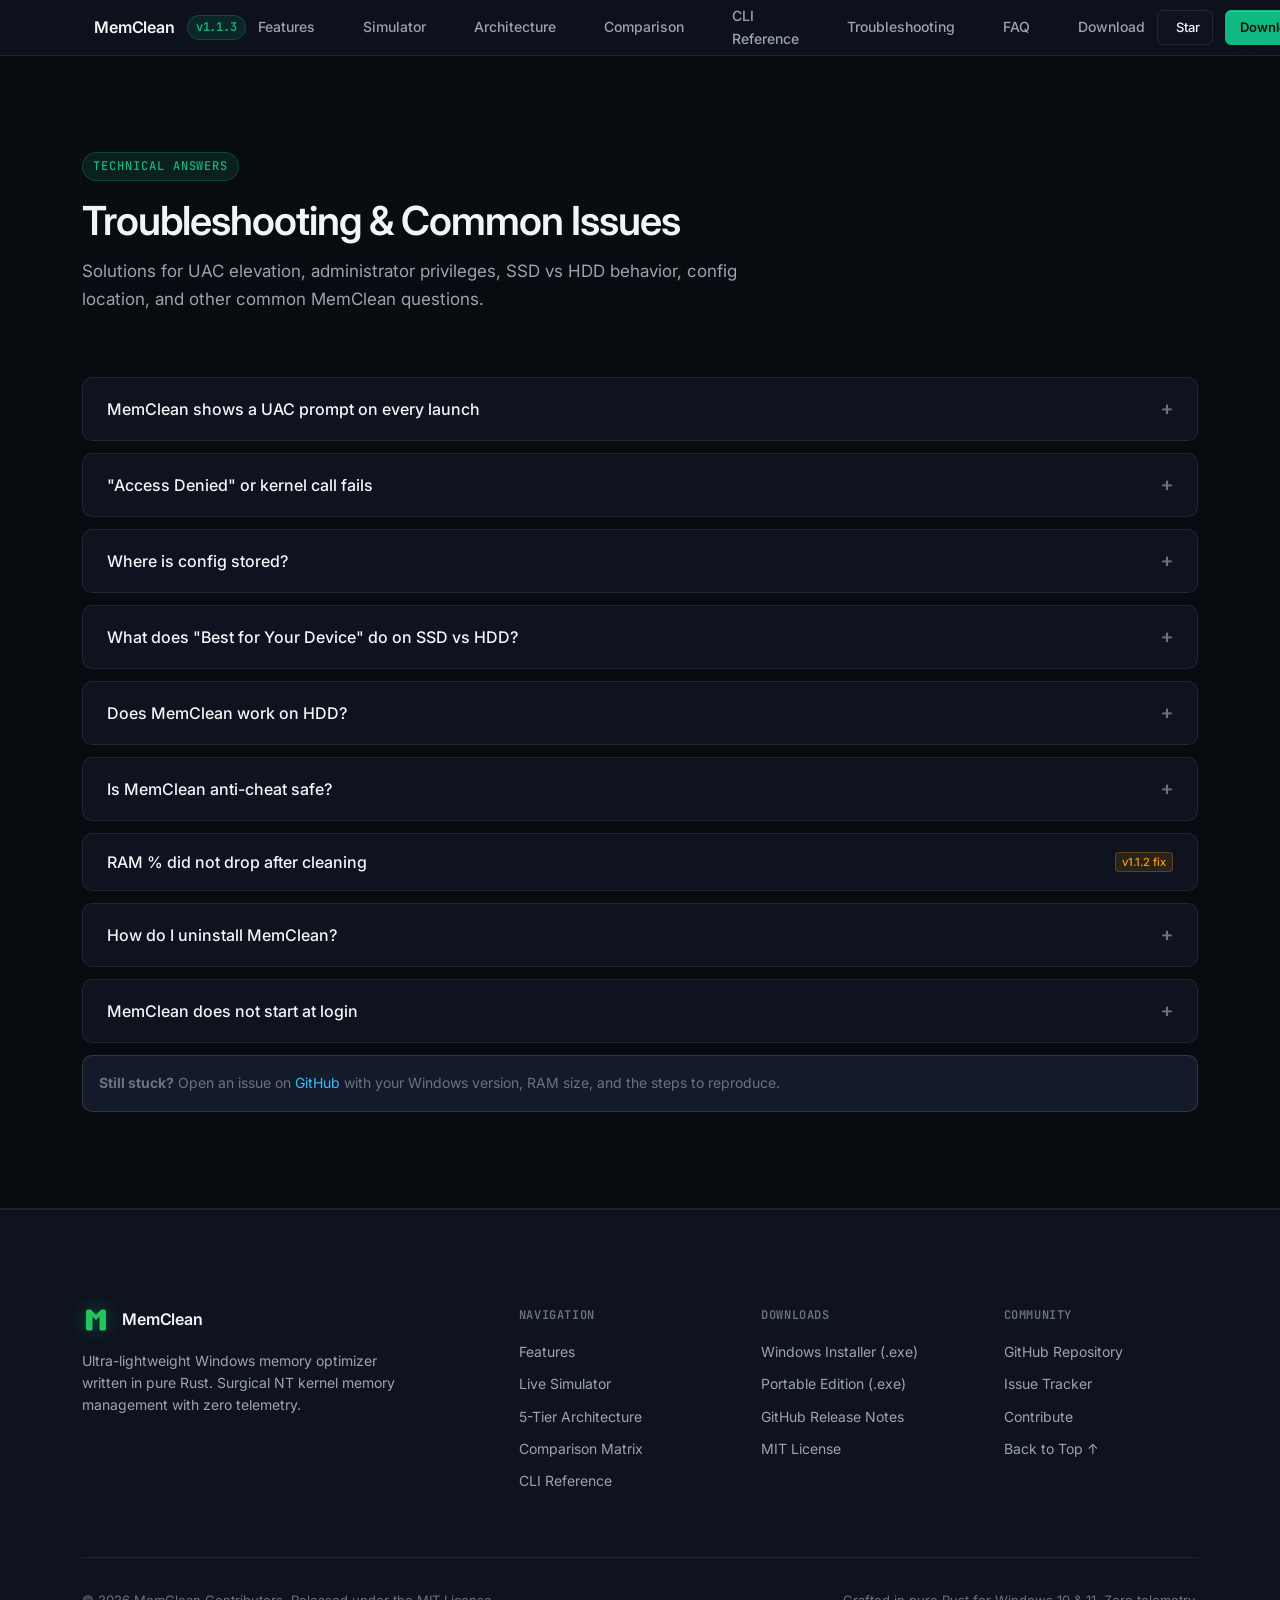
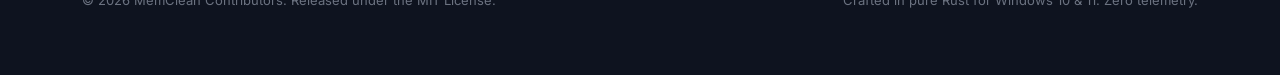
<file: website/troubleshooting.html>
<!DOCTYPE html>
<html lang="en">
<head>
  <meta charset="UTF-8"><meta name="viewport" content="width=device-width, initial-scale=1.0">
  <title>Troubleshooting — MemClean Common Issues & Fixes</title>
  <meta name="description" content="MemClean troubleshooting guide: UAC elevation, admin privileges, SSD vs HDD behavior, config reset location, and common errors.">
  <meta property="og:title" content="Troubleshooting — MemClean"><meta property="og:url" content="https://xenonesis.github.io/memclean/troubleshooting.html"><meta name="theme-color" content="#080B10">
  <link rel="icon" href="favicon.ico" sizes="48x48"><link rel="icon" href="favicon.svg" type="image/svg+xml"><link rel="apple-touch-icon" href="apple-touch-icon.png"><link rel="manifest" href="site.webmanifest">
  <link rel="preconnect" href="https://fonts.googleapis.com"><link rel="preconnect" href="https://fonts.gstatic.com" crossorigin>
  <link href="https://fonts.googleapis.com/css2?family=Inter:wght@400;500;600;700&family=JetBrains+Mono:wght@400;500;600&display=swap" rel="stylesheet">
  <link rel="stylesheet" href="styles.css"><script type="module" src="app.js"></script>
</head>
<body>
<header class="site-header"><div class="container nav-container"><a href="#" class="brand-link" aria-label="MemClean Homepage"><svg class="brand-icon" viewBox="0 0 256 256" width="28" height="28" fill="none" aria-hidden="true"><path fill="#22C55E" d="M 36 52 C 36 40 44 32 56 32 L 80 32 L 128 80 L 176 32 L 200 32 C 212 32 220 40 220 52 L 220 208 C 220 218 212 224 200 224 L 172 224 C 164 224 160 218 160 210 L 160 96 L 128 128 L 96 96 L 96 210 C 96 218 92 224 84 224 L 56 224 C 44 224 36 218 36 208 Z"/></svg><span>MemClean</span><span class="brand-badge">v1.1.3</span></a>
<nav aria-label="Primary Navigation"><ul class="nav-links" id="nav-links"><li><a href="index.html#features" class="nav-link">Features</a></li><li><a href="index.html#simulator" class="nav-link">Simulator</a></li><li><a href="index.html#architecture" class="nav-link">Architecture</a></li><li><a href="index.html#comparison" class="nav-link">Comparison</a></li><li><a href="cli-reference.html" class="nav-link">CLI Reference</a></li><li><a href="troubleshooting.html" class="nav-link">Troubleshooting</a></li><li><a href="index.html#faq" class="nav-link">FAQ</a></li><li><a href="index.html#download" class="nav-link">Download</a></li></ul></nav>
<div class="nav-actions"><a href="https://github.com/Xenonesis/memclean" target="_blank" rel="noopener noreferrer" class="github-star-btn" aria-label="Star MemClean on GitHub"><svg viewBox="0 0 24 24" fill="none" stroke="currentColor" stroke-width="2" stroke-linecap="round" stroke-linejoin="round" aria-hidden="true"><path d="M15 22v-4a4.8 4.8 0 0 0-1-3.5c3 0 6-2 6-5.5.08-1.25-.27-2.48-1-3.5.28-1.15.28-2.35 0-3.5 0 0-1 0-3 1.5-2.64-.5-5.36-.5-8 0C6 2 5 2 5 2c-.3 1.15-.3 2.35 0 3.5A5.403 5.403 0 0 0 4 9c0 3.5 3 5.5 6 5.5-.39.49-.68 1.05-.85 1.65-.17.6-.22 1.23-.15 1.85v4"></path><path d="M9 18c-4.51 2-5-2-7-2"></path></svg><span>Star</span></a><a href="#download" class="btn btn-primary btn-sm"><span>Download</span></a></div>
<button class="nav-toggle" id="nav-toggle" aria-label="Toggle navigation menu" aria-expanded="false" aria-controls="nav-links"><svg viewBox="0 0 24 24" width="20" height="20" fill="none" stroke="currentColor" stroke-width="2" stroke-linecap="round" stroke-linejoin="round" aria-hidden="true"><line x1="3" y1="12" x2="21" y2="12"></line><line x1="3" y1="6" x2="21" y2="6"></line><line x1="3" y1="18" x2="21" y2="18"></line></svg></button></div></header>
<main><section class="section" id="troubleshooting"><div class="container reveal-on-scroll"><div class="section-header"><span class="section-tag">Technical Answers</span><h2 class="section-title">Troubleshooting & Common Issues</h2><p class="section-desc">Solutions for UAC elevation, administrator privileges, SSD vs HDD behavior, config location, and other common MemClean questions.</p></div>

<div class="faq-list">
<div class="faq-item"><button type="button" class="faq-trigger" aria-expanded="false"><span>MemClean shows a UAC prompt on every launch</span><span class="faq-icon">+</span></button><div class="faq-content">The portable edition (<code>memclean.exe</code>) requires administrator rights to purge NT kernel memory lists. If you run it directly without the zero-UAC scheduled task, Windows shows a UAC prompt.<br><br><strong>Fix:</strong> Use the Setup Installer, which registers a Task Scheduler logon task with <code>TASK_RUNLEVEL_HIGHEST</code> — MemClean launches silently at login with no UAC dialog.</div></div>

<div class="faq-item"><button type="button" class="faq-trigger" aria-expanded="false"><span>"Access Denied" or kernel call fails</span><span class="faq-icon">+</span></button><div class="faq-content">Purging standby/modified memory lists requires <code>SeProfileSingleProcessPrivilege</code> and <code>SeIncreaseQuotaPrivilege</code>. If elevation fails, kernel calls return access-denied.<br><br><strong>Fix:</strong> Run MemClean as administrator, or ensure the zero-UAC scheduled task is installed (Setup Installer only). Verify you are on Windows 10/11 64-bit.</div></div>

<div class="faq-item"><button type="button" class="faq-trigger" aria-expanded="false"><span>Where is config stored?</span><span class="faq-icon">+</span></button><div class="faq-content">MemClean stores its configuration in:<br><code>%APPDATA%\MemClean\config.toml</code><br><br>Typical path: <code>C:\Users\&lt;YourName&gt;\AppData\Roaming\MemClean\config.toml</code><br><br>Reset config by closing MemClean and deleting <code>config.toml</code>; defaults are regenerated on next launch.</div></div>

<div class="faq-item"><button type="button" class="faq-trigger" aria-expanded="false"><span>What does "Best for Your Device" do on SSD vs HDD?</span><span class="faq-icon">+</span></button><div class="faq-content">MemClean detects your system drive type via the <code>IOCTL_STORAGE_QUERY_PROPERTY</code> seek-penalty query and applies storage-aware defaults:<br><br><strong>SSD:</strong> <code>flush_modified = false</code> (avoid write wear), timer off / 300s, threshold 85%, <code>trim_working_sets = true</code><br><strong>HDD:</strong> <code>flush_modified = true</code>, timer off / 300s, threshold 80%, <code>trim_working_sets = false</code> (avoid stall)<br><br>Manual settings always override — the button only suggests defaults.</div></div>

<div class="faq-item"><button type="button" class="faq-trigger" aria-expanded="false"><span>Does MemClean work on HDD?</span><span class="faq-icon">+</span></button><div class="faq-content">Yes. On HDD, MemClean defaults to flushing modified pages to disk (helps HDD cache) and disables working-set trim to avoid seek stalls. The auto-clean threshold is set to 80%. Standby purge remains safe on both SSD and HDD.</div></div>

<div class="faq-item"><button type="button" class="faq-trigger" aria-expanded="false"><span>Is MemClean anti-cheat safe?</span><span class="faq-icon">+</span></button><div class="faq-content">Yes. The Game HUD is zero-injection — no DLL hooks, no process memory modification. It is an always-on-top, click-through overlay only. The memory cleaner uses documented and undocumented NT kernel APIs that do not inject into game processes.</div></div>

<div class="faq-item"><button type="button" class="faq-trigger" aria-expanded="false"><span>RAM % did not drop after cleaning</span><span class="badge-new" style="background:var(--accent-amber-bg);color:var(--accent-amber);border:1px solid var(--accent-amber-border);padding:2px 6px;border-radius:4px;font-size:0.7rem;margin-left:8px;">v1.1.2 fix</span></button><div class="faq-content">In versions before v1.1.2, auto-clean only purged the standby list, which does not lower <code>used%</code> because standby pages count as "available." Since v1.1.2, the full purge pipeline runs on threshold breach, including modified-list flush and working-set trim, so RAM% actually drops.</div></div>

<div class="faq-item"><button type="button" class="faq-trigger" aria-expanded="false"><span>How do I uninstall MemClean?</span><span class="faq-icon">+</span></button><div class="faq-content"><strong>Setup Installer:</strong> Use "Add or Remove Programs" (Apps &amp; Features) → MemClean → Uninstall. This removes the binary, the scheduled task, and registry entries.<br><br><strong>Portable:</strong> Delete <code>memclean.exe</code> and optionally <code>%APPDATA%\MemClean\config.toml</code>. No registry changes are made.</div></div>

<div class="faq-item"><button type="button" class="faq-trigger" aria-expanded="false"><span>MemClean does not start at login</span><span class="faq-icon">+</span></button><div class="faq-content">The zero-UAC startup relies on the Windows Task Scheduler logon task, installed by the Setup Installer. If you use the portable edition or removed the task, MemClean won't start silently at login.<br><br><strong>Fix:</strong> Re-run the Setup Installer, or manually create a Task Scheduler task with <code>TASK_RUNLEVEL_HIGHEST</code> triggered at logon.</div></div>

<div class="cli-note"><p><strong>Still stuck?</strong> Open an issue on <a href="https://github.com/Xenonesis/memclean/issues" target="_blank" rel="noopener noreferrer">GitHub</a> with your Windows version, RAM size, and the steps to reproduce.</p></div>
</div>
</div></section></main>
<footer class="site-footer"><div class="container"><div class="footer-top"><div class="footer-brand"><a href="#" class="brand-link" aria-label="MemClean Footer Brand Link"><svg class="brand-icon" viewBox="0 0 256 256" width="28" height="28" fill="none" aria-hidden="true"><path fill="#22C55E" d="M 36 52 C 36 40 44 32 56 32 L 80 32 L 128 80 L 176 32 L 200 32 C 212 32 220 40 220 52 L 220 208 C 220 218 212 224 200 224 L 172 224 C 164 224 160 218 160 210 L 160 96 L 128 128 L 96 96 L 96 210 C 96 218 92 224 84 224 L 56 224 C 44 224 36 218 36 208 Z"/></svg><span>MemClean</span></a><p class="footer-tagline">Ultra-lightweight Windows memory optimizer written in pure Rust. Surgical NT kernel memory management with zero telemetry.</p></div>
<div><h4 class="footer-col-title">Navigation</h4><ul class="footer-links"><li><a href="index.html#features" class="footer-link">Features</a></li><li><a href="index.html#simulator" class="footer-link">Live Simulator</a></li><li><a href="index.html#architecture" class="footer-link">5-Tier Architecture</a></li><li><a href="index.html#comparison" class="footer-link">Comparison Matrix</a></li><li><a href="cli-reference.html" class="footer-link">CLI Reference</a></li></ul></div>
<div><h4 class="footer-col-title">Downloads</h4><ul class="footer-links"><li><a href="index.html#download-installer" class="footer-link">Windows Installer (.exe)</a></li><li><a href="index.html#download-portable" class="footer-link">Portable Edition (.exe)</a></li><li><a href="https://github.com/Xenonesis/memclean/releases" target="_blank" rel="noopener noreferrer" class="footer-link">GitHub Release Notes</a></li><li><a href="https://github.com/Xenonesis/memclean/blob/master/LICENSE" target="_blank" rel="noopener noreferrer" class="footer-link">MIT License</a></li></ul></div>
<div><h4 class="footer-col-title">Community</h4><ul class="footer-links"><li><a href="https://github.com/Xenonesis/memclean" target="_blank" rel="noopener noreferrer" class="footer-link">GitHub Repository</a></li><li><a href="https://github.com/Xenonesis/memclean/issues" target="_blank" rel="noopener noreferrer" class="footer-link">Issue Tracker</a></li><li><a href="https://github.com/Xenonesis/memclean/pulls" target="_blank" rel="noopener noreferrer" class="footer-link">Contribute</a></li><li><a href="#troubleshooting" class="footer-link">Back to Top &uarr;</a></li></ul></div></div>
<div class="footer-bottom"><div class="footer-license"><span>&copy; 2026 MemClean Contributors. Released under the MIT License.</span></div><div><span>Crafted in pure Rust for Windows 10 &amp; 11. Zero telemetry.</span></div></div></div></footer>
<div class="toast-notice" id="toast" role="alert" aria-live="polite" aria-hidden="true"><svg viewBox="0 0 24 24" width="16" height="16" fill="none" stroke="currentColor" stroke-width="2" stroke-linecap="round" stroke-linejoin="round" aria-hidden="true"><polyline points="20 6 9 17 4 12"></polyline></svg><span id="toast-text">Copied to clipboard</span></div>
</body>
</html>
</file>
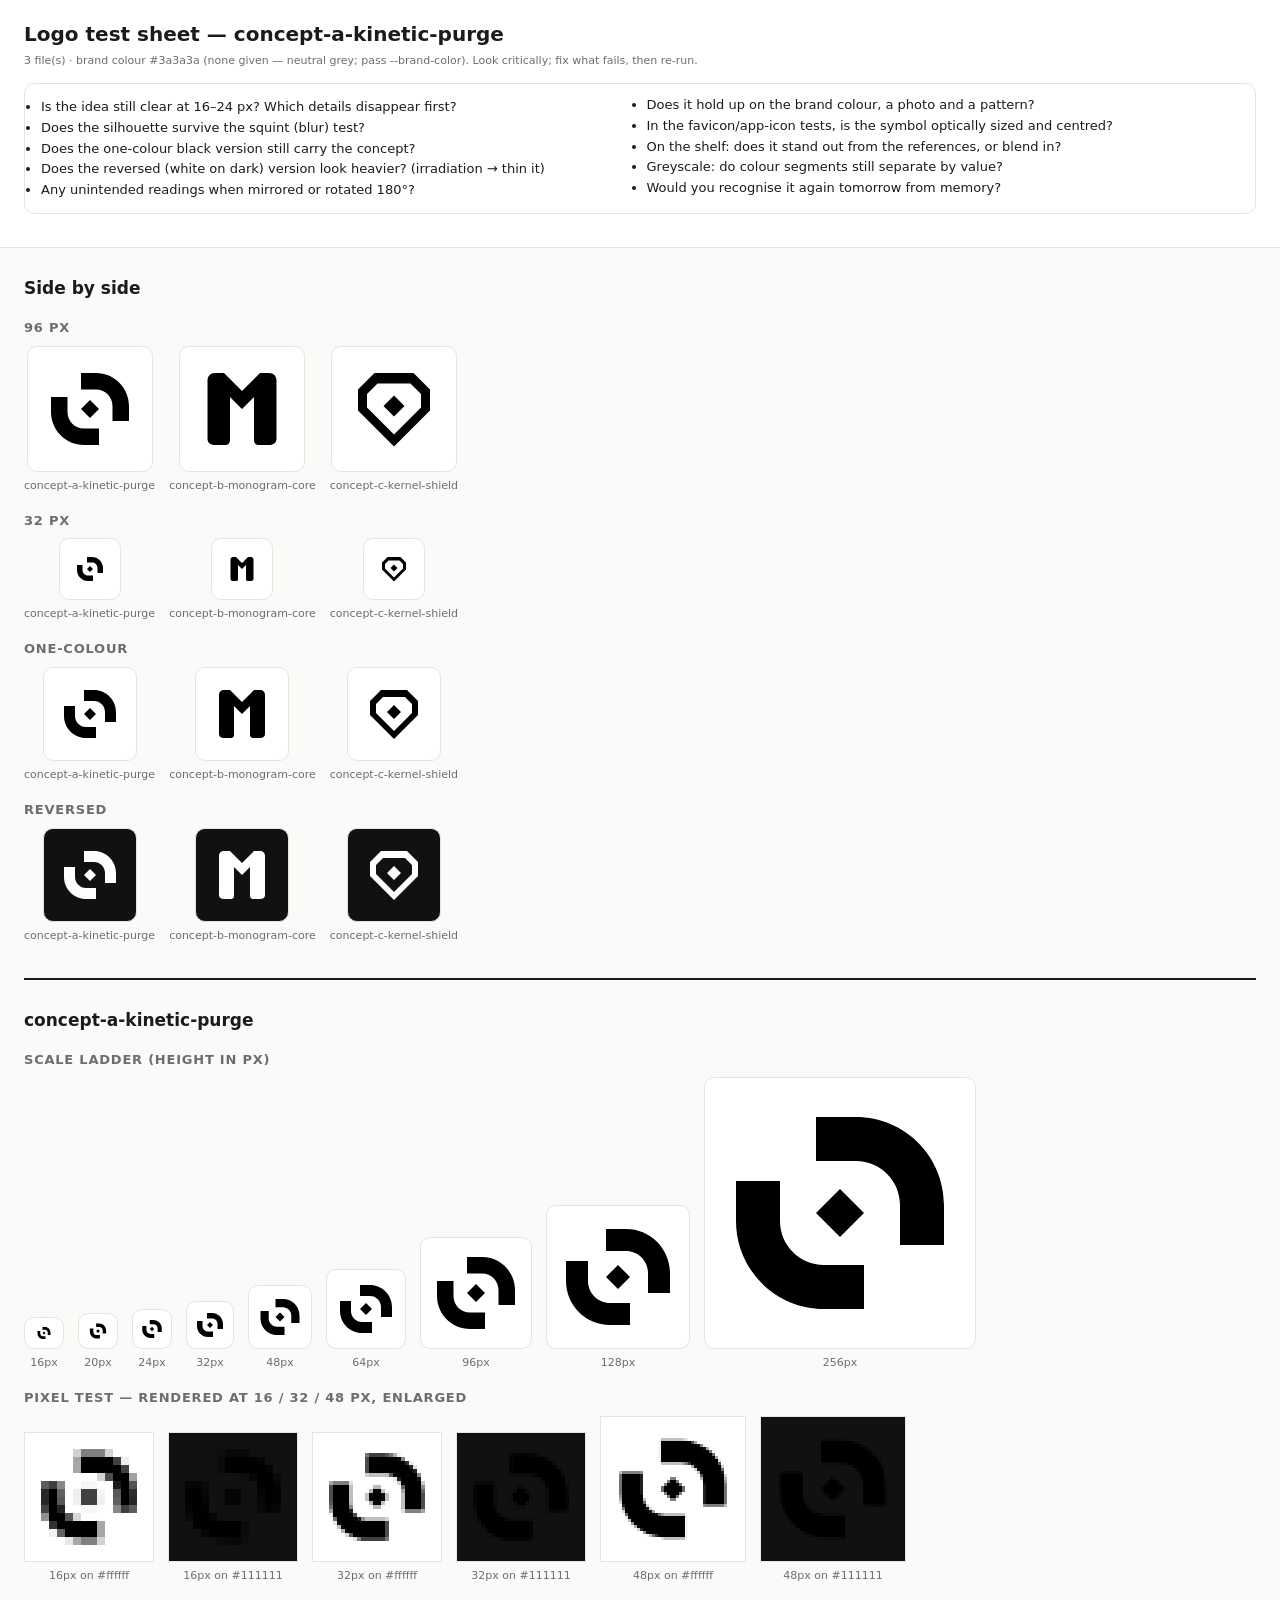
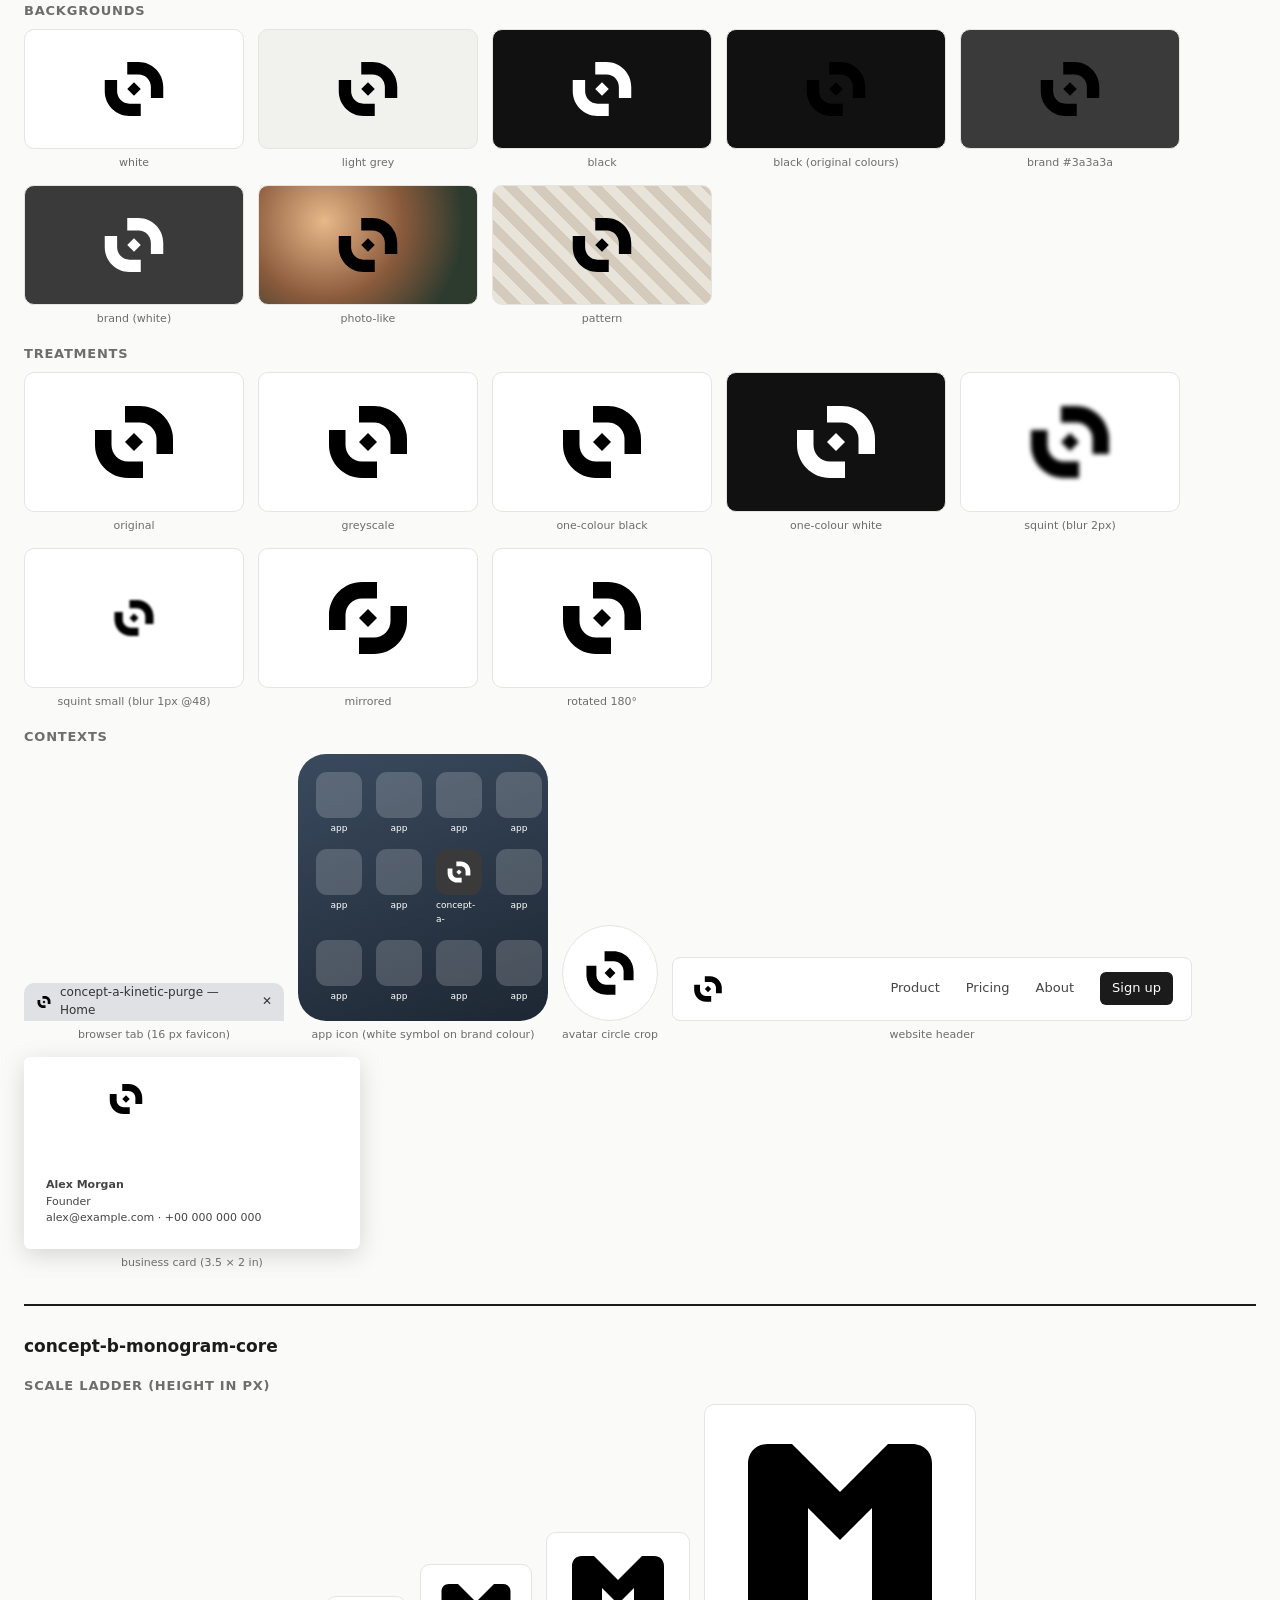
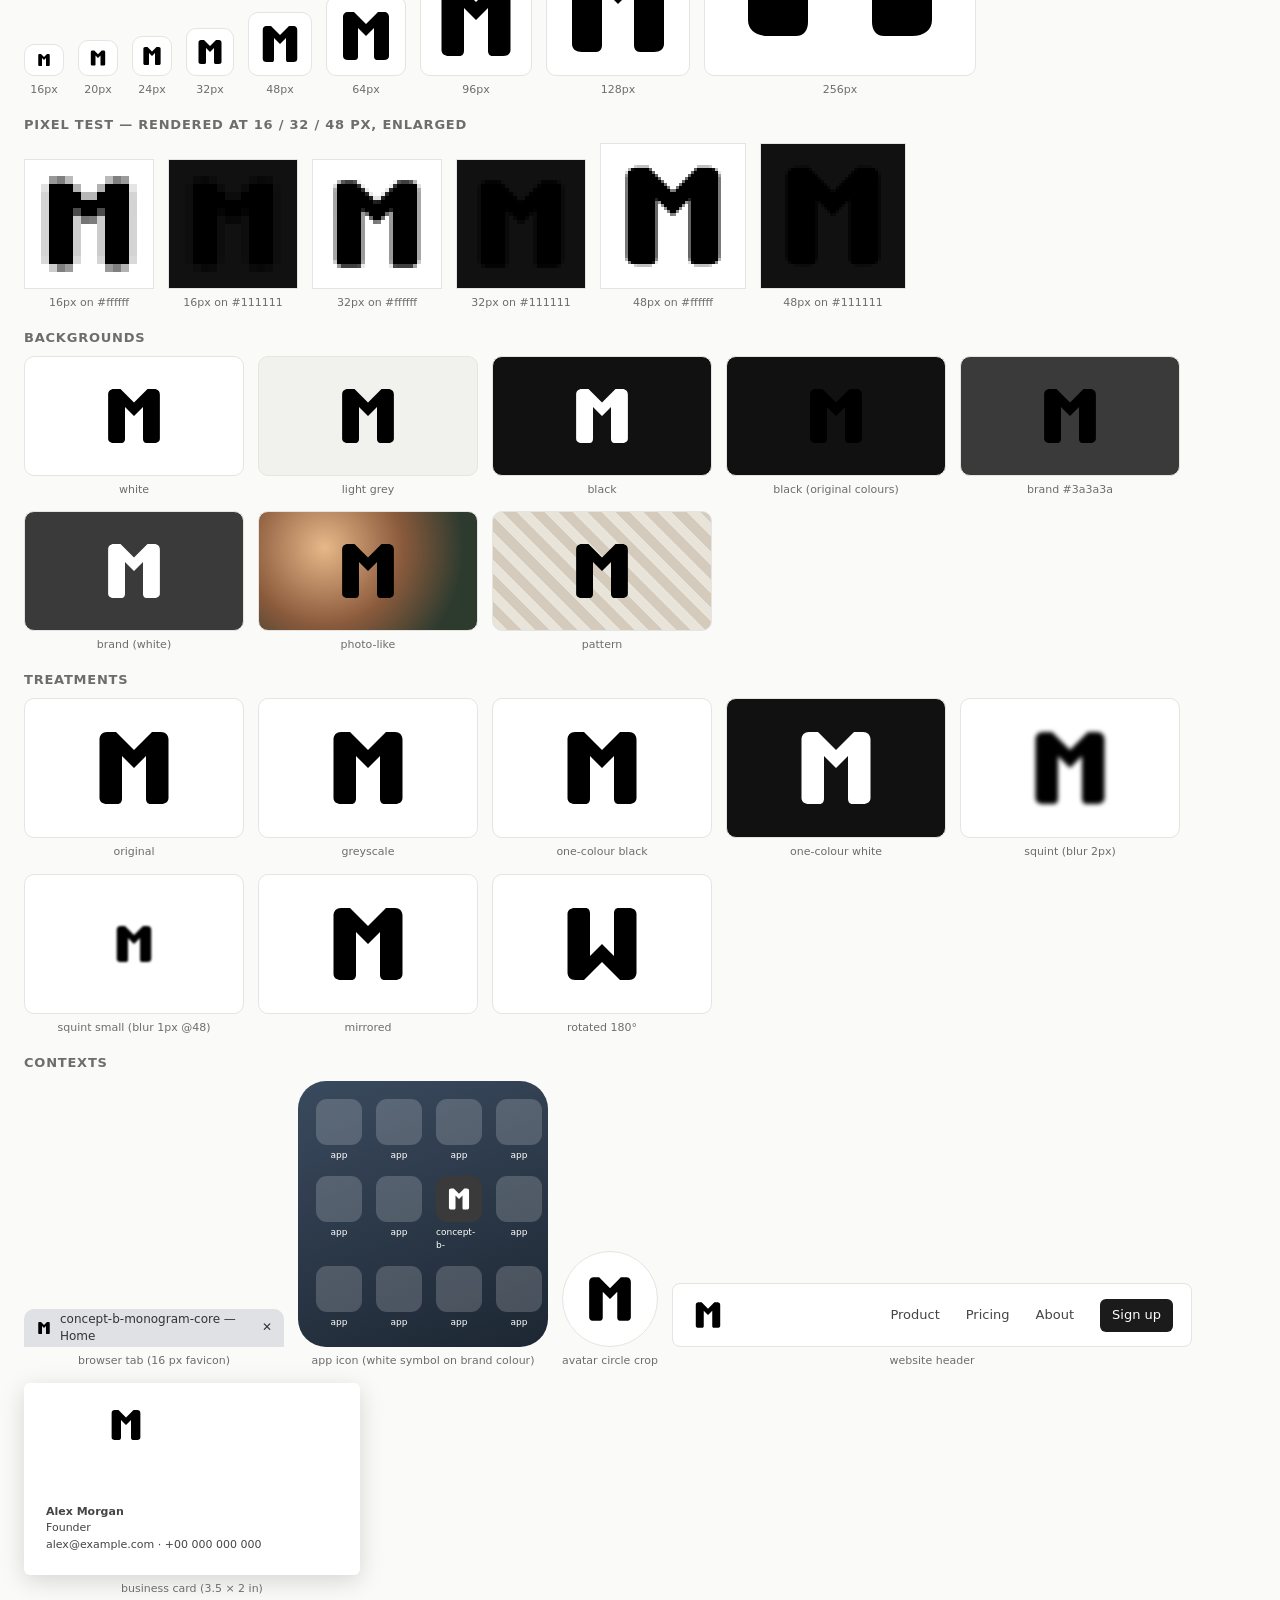
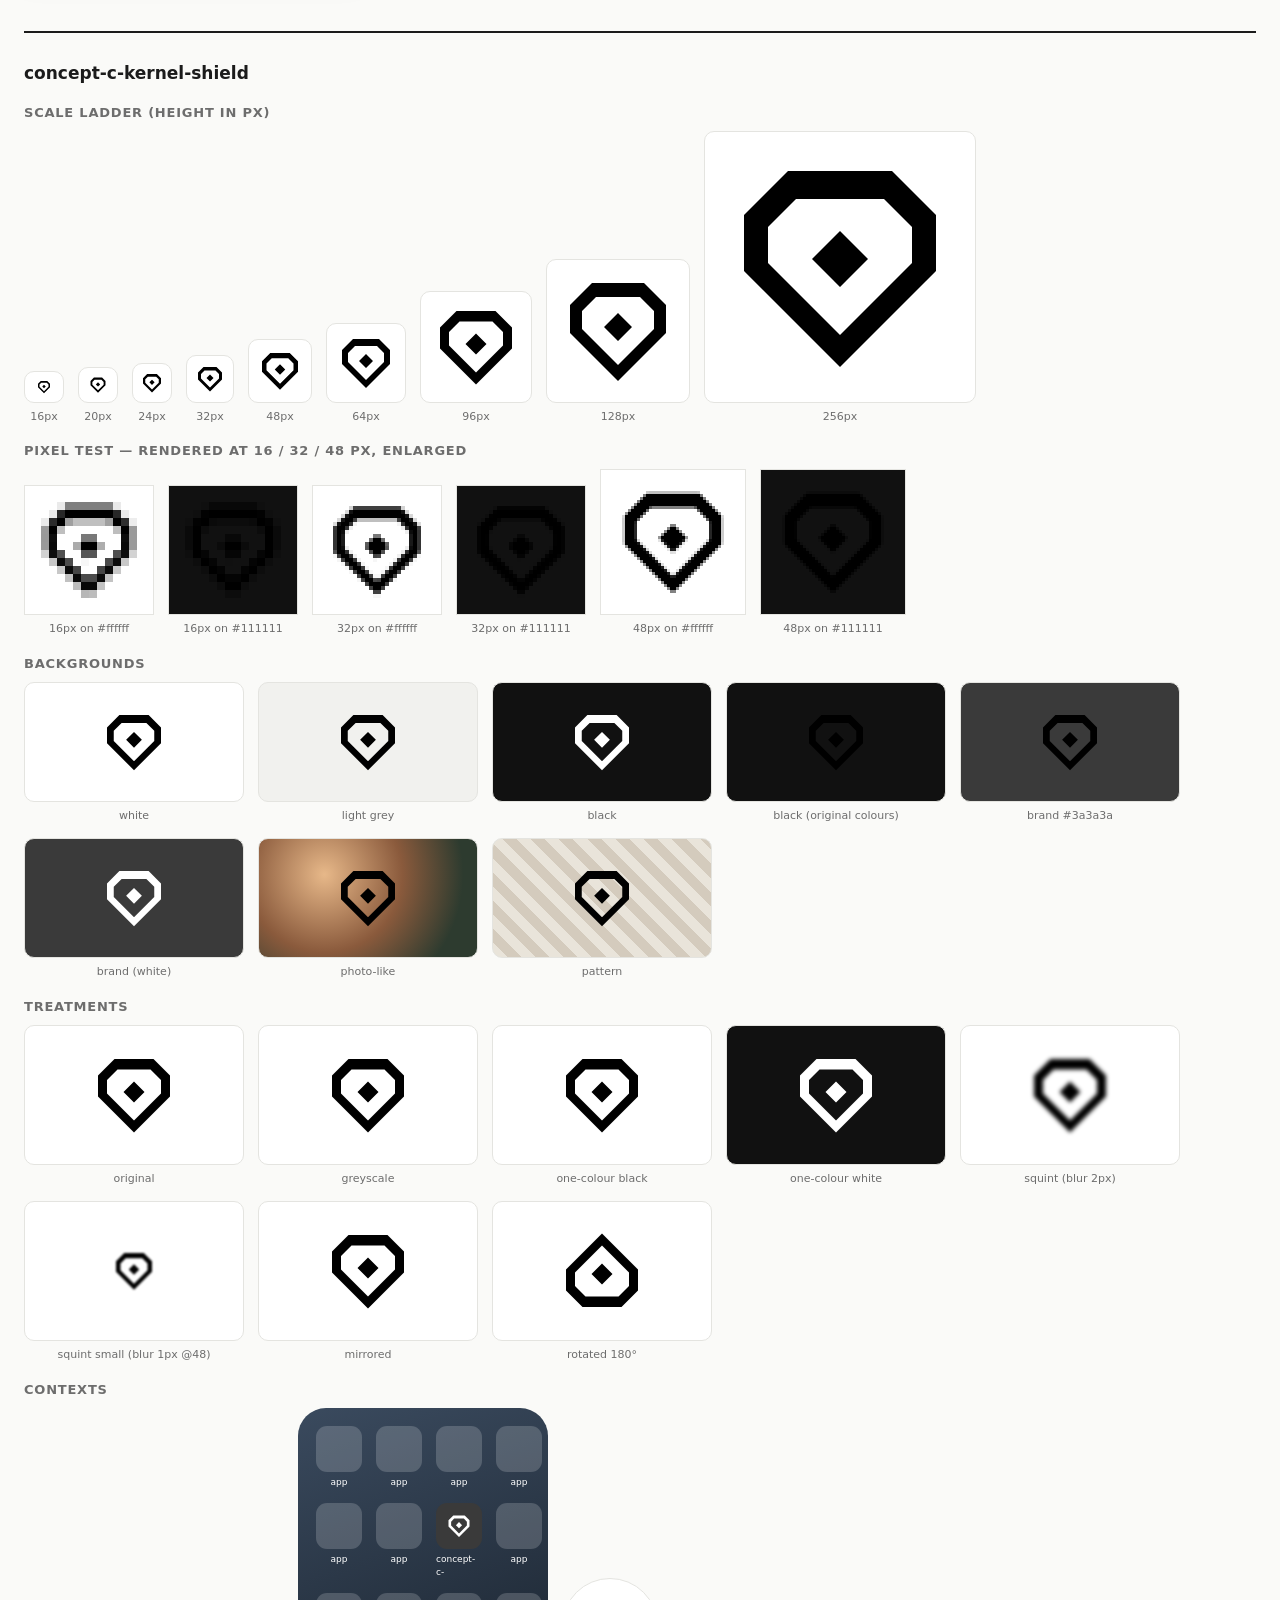
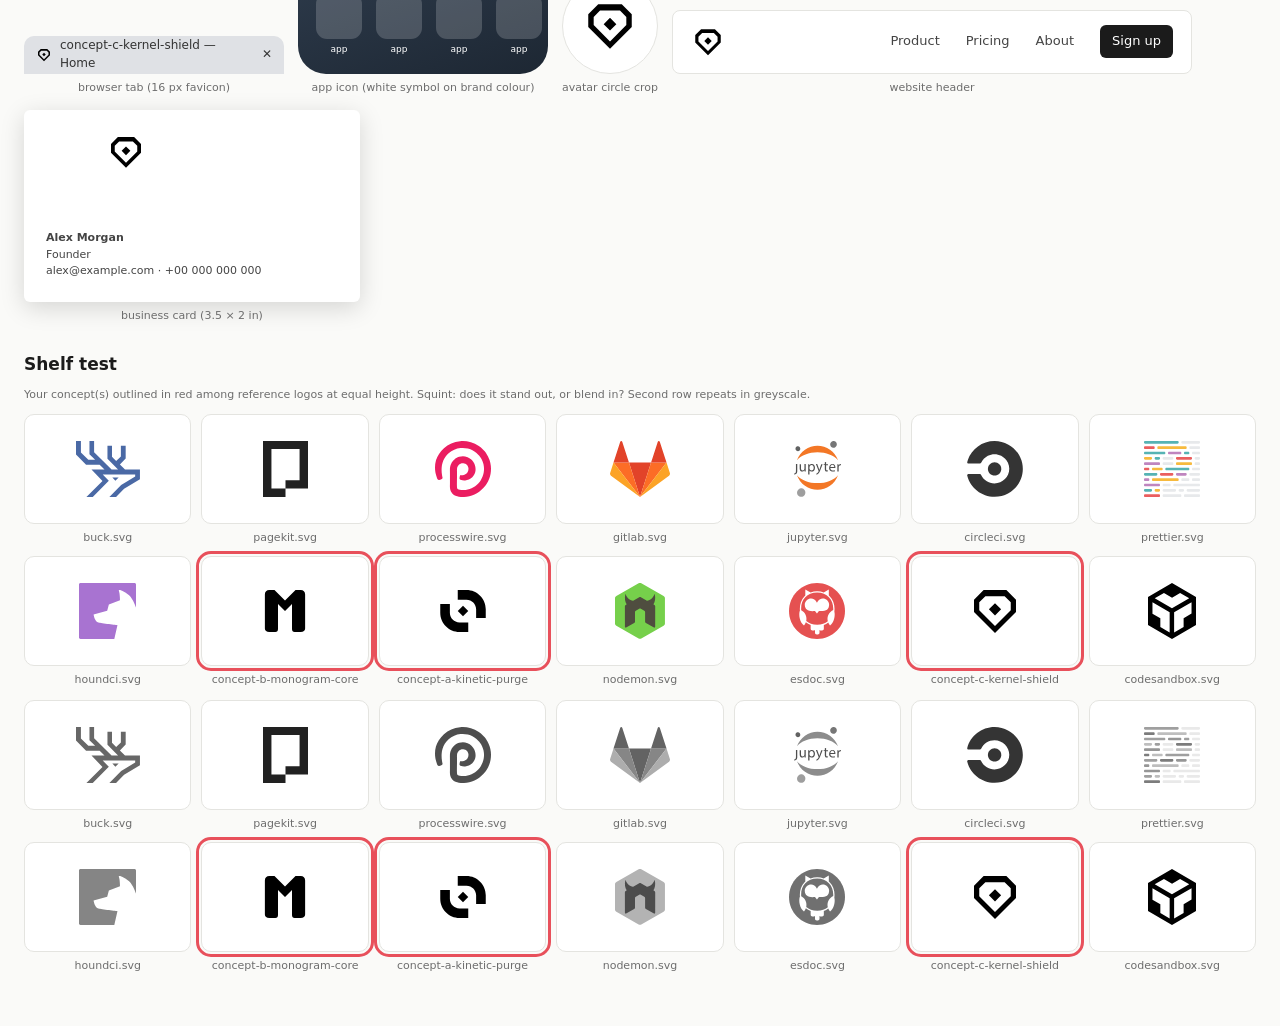
<file: assets/logo/concepts/preview.html>
<!doctype html><html lang='en'><head><meta charset='utf-8'><title>Logo test — concept-a-kinetic-purge</title><meta name='viewport' content='width=device-width,initial-scale=1'><style>
:root{--ink:#1b1b1b;--muted:#6d6d6d;--line:#e4e4e0;--paper:#fafaf8}
*{box-sizing:border-box}body{margin:0;font:14px/1.45 system-ui,-apple-system,Segoe UI,sans-serif;color:var(--ink);background:var(--paper)}
header{padding:20px 24px;border-bottom:1px solid var(--line);background:#fff}h1{margin:0 0 4px;font-size:20px}
h2{font-size:17px;margin:28px 0 10px}h3{font-size:13px;text-transform:uppercase;letter-spacing:.06em;color:var(--muted);margin:18px 0 8px}
.wrap{padding:0 24px 40px;max-width:1400px}.row{display:flex;flex-wrap:wrap;gap:14px;align-items:flex-end}.row>.cell{flex:0 0 auto;max-width:100%}
.cell{display:flex;flex-direction:column;align-items:center;gap:6px}.cap{font-size:11px;color:var(--muted);text-align:center}
.tile{display:flex;align-items:center;justify-content:center;border-radius:10px;border:1px solid var(--line);overflow:hidden}
.checklist{background:#fff;border:1px solid var(--line);border-radius:10px;padding:12px 16px;margin-top:14px;columns:2;font-size:13px}
.checklist li{margin:2px 0}
.concept{border-top:2px solid var(--ink);margin-top:34px}
.pix canvas{image-rendering:pixelated;image-rendering:crisp-edges;border:1px solid var(--line);background:#fff}
.tab{width:260px;height:38px;background:#dfe1e5;border-radius:10px 10px 0 0;display:flex;align-items:center;gap:8px;padding:0 12px;font-size:12px;color:#333}
.tab img{width:16px;height:16px;object-fit:contain}
.phone{width:250px;padding:18px;border-radius:28px;background:linear-gradient(160deg,#3a4a5e,#1d2733);display:grid;grid-template-columns:repeat(4,1fr);gap:14px}
.app{display:flex;flex-direction:column;align-items:center;gap:4px;font-size:9px;color:#fff}
.app .ico{width:46px;height:46px;border-radius:11px;background:rgba(255,255,255,.18)}
.nav{width:520px;max-width:100%;height:64px;background:#fff;border:1px solid var(--line);border-radius:8px;display:flex;align-items:center;padding:0 18px;gap:26px;font-size:13px;color:#444}
.nav .sp{flex:1}.nav .btn{background:#1b1b1b;color:#fff;padding:7px 12px;border-radius:6px}
.card{width:336px;height:192px;border-radius:6px;box-shadow:0 6px 24px rgba(0,0,0,.15);background:#fff;padding:22px;display:flex;flex-direction:column;justify-content:space-between}
.card .t{font-size:11px;color:#444;line-height:1.5}
.avatar{width:96px;height:96px;border-radius:50%;overflow:hidden;display:flex;align-items:center;justify-content:center;border:1px solid var(--line)}
.shelf{display:grid;grid-template-columns:repeat(auto-fill,minmax(150px,1fr));gap:10px}
.shelf .cell{align-items:stretch}.shelf .tile{height:110px;width:100%;background:#fff}.shelf .me{outline:3px solid #e8505b;outline-offset:2px}
.grey img{filter:grayscale(1)}
img.mono-black{filter:brightness(0)}img.mono-white{filter:brightness(0) invert(1)}
</style></head><body><header><h1>Logo test sheet — concept-a-kinetic-purge</h1><div class='cap' style='text-align:left'>3 file(s) · brand colour #3a3a3a (none given — neutral grey; pass --brand-color). Look critically; fix what fails, then re-run.</div><ul class="checklist">
<li>Is the idea still clear at 16–24 px? Which details disappear first?</li>
<li>Does the silhouette survive the squint (blur) test?</li>
<li>Does the one-colour black version still carry the concept?</li>
<li>Does the reversed (white on dark) version look heavier? (irradiation → thin it)</li>
<li>Any unintended readings when mirrored or rotated 180°?</li>
<li>Does it hold up on the brand colour, a photo and a pattern?</li>
<li>In the favicon/app-icon tests, is the symbol optically sized and centred?</li>
<li>On the shelf: does it stand out from the references, or blend in?</li>
<li>Greyscale: do colour segments still separate by value?</li>
<li>Would you recognise it again tomorrow from memory?</li></ul></header><div class='wrap'><section><h2>Side by side</h2>
<h3>96 px</h3><div class='row'>
<div class='cell'><div class="tile" style="width:126px;height:126px;background:#fff;"><img src="[data-uri]" class="" style="height:96px;" alt=""></div><div class='cap'>concept-a-kinetic-purge</div></div>
<div class='cell'><div class="tile" style="width:126px;height:126px;background:#fff;"><img src="[data-uri]" class="" style="height:96px;" alt=""></div><div class='cap'>concept-b-monogram-core</div></div>
<div class='cell'><div class="tile" style="width:126px;height:126px;background:#fff;"><img src="[data-uri]" class="" style="height:96px;" alt=""></div><div class='cap'>concept-c-kernel-shield</div></div>
</div>
<h3>32 px</h3><div class='row'>
<div class='cell'><div class="tile" style="width:62px;height:62px;background:#fff;"><img src="[data-uri]" class="" style="height:32px;" alt=""></div><div class='cap'>concept-a-kinetic-purge</div></div>
<div class='cell'><div class="tile" style="width:62px;height:62px;background:#fff;"><img src="[data-uri]" class="" style="height:32px;" alt=""></div><div class='cap'>concept-b-monogram-core</div></div>
<div class='cell'><div class="tile" style="width:62px;height:62px;background:#fff;"><img src="[data-uri]" class="" style="height:32px;" alt=""></div><div class='cap'>concept-c-kernel-shield</div></div>
</div>
<h3>one-colour</h3><div class='row'>
<div class='cell'><div class="tile" style="width:94px;height:94px;background:#fff;"><img src="[data-uri]" class="mono-black" style="height:64px;" alt=""></div><div class='cap'>concept-a-kinetic-purge</div></div>
<div class='cell'><div class="tile" style="width:94px;height:94px;background:#fff;"><img src="[data-uri]" class="mono-black" style="height:64px;" alt=""></div><div class='cap'>concept-b-monogram-core</div></div>
<div class='cell'><div class="tile" style="width:94px;height:94px;background:#fff;"><img src="[data-uri]" class="mono-black" style="height:64px;" alt=""></div><div class='cap'>concept-c-kernel-shield</div></div>
</div>
<h3>reversed</h3><div class='row'>
<div class='cell'><div class="tile" style="width:94px;height:94px;background:#111;"><img src="[data-uri]" class="mono-white" style="height:64px;" alt=""></div><div class='cap'>concept-a-kinetic-purge</div></div>
<div class='cell'><div class="tile" style="width:94px;height:94px;background:#111;"><img src="[data-uri]" class="mono-white" style="height:64px;" alt=""></div><div class='cap'>concept-b-monogram-core</div></div>
<div class='cell'><div class="tile" style="width:94px;height:94px;background:#111;"><img src="[data-uri]" class="mono-white" style="height:64px;" alt=""></div><div class='cap'>concept-c-kernel-shield</div></div>
</div>
</section><section class="concept"><h2>concept-a-kinetic-purge</h2>
<h3>Scale ladder (height in px)</h3><div class='row'>
<div class='cell'><div class="tile" style="width:40px;height:32px;background:#fff;"><img src="[data-uri]" class="" style="height:16px;" alt=""></div><div class='cap'>16px</div></div>
<div class='cell'><div class="tile" style="width:40px;height:36px;background:#fff;"><img src="[data-uri]" class="" style="height:20px;" alt=""></div><div class='cap'>20px</div></div>
<div class='cell'><div class="tile" style="width:40px;height:40px;background:#fff;"><img src="[data-uri]" class="" style="height:24px;" alt=""></div><div class='cap'>24px</div></div>
<div class='cell'><div class="tile" style="width:48px;height:48px;background:#fff;"><img src="[data-uri]" class="" style="height:32px;" alt=""></div><div class='cap'>32px</div></div>
<div class='cell'><div class="tile" style="width:64px;height:64px;background:#fff;"><img src="[data-uri]" class="" style="height:48px;" alt=""></div><div class='cap'>48px</div></div>
<div class='cell'><div class="tile" style="width:80px;height:80px;background:#fff;"><img src="[data-uri]" class="" style="height:64px;" alt=""></div><div class='cap'>64px</div></div>
<div class='cell'><div class="tile" style="width:112px;height:112px;background:#fff;"><img src="[data-uri]" class="" style="height:96px;" alt=""></div><div class='cap'>96px</div></div>
<div class='cell'><div class="tile" style="width:144px;height:144px;background:#fff;"><img src="[data-uri]" class="" style="height:128px;" alt=""></div><div class='cap'>128px</div></div>
<div class='cell'><div class="tile" style="width:272px;height:272px;background:#fff;"><img src="[data-uri]" class="" style="height:256px;" alt=""></div><div class='cap'>256px</div></div>
</div>
<h3>Pixel test — rendered at 16 / 32 / 48 px, enlarged</h3><div class='row pix'>
<div class='cell'><canvas data-src='[data-uri]' data-n='16' data-k='8' data-bg='#ffffff'></canvas><div class='cap'>16px on #ffffff</div></div>
<div class='cell'><canvas data-src='[data-uri]' data-n='16' data-k='8' data-bg='#111111'></canvas><div class='cap'>16px on #111111</div></div>
<div class='cell'><canvas data-src='[data-uri]' data-n='32' data-k='4' data-bg='#ffffff'></canvas><div class='cap'>32px on #ffffff</div></div>
<div class='cell'><canvas data-src='[data-uri]' data-n='32' data-k='4' data-bg='#111111'></canvas><div class='cap'>32px on #111111</div></div>
<div class='cell'><canvas data-src='[data-uri]' data-n='48' data-k='3' data-bg='#ffffff'></canvas><div class='cap'>48px on #ffffff</div></div>
<div class='cell'><canvas data-src='[data-uri]' data-n='48' data-k='3' data-bg='#111111'></canvas><div class='cap'>48px on #111111</div></div>
</div>
<h3>Backgrounds</h3><div class='row'>
<div class='cell'><div class="tile" style="width:220px;height:120px;background:#ffffff;"><img src="[data-uri]" class="" style="height:72px;max-width:200px;" alt=""></div><div class='cap'>white</div></div>
<div class='cell'><div class="tile" style="width:220px;height:120px;background:#f1f1ee;"><img src="[data-uri]" class="" style="height:72px;max-width:200px;" alt=""></div><div class='cap'>light grey</div></div>
<div class='cell'><div class="tile" style="width:220px;height:120px;background:#111111;"><img src="[data-uri]" class="mono-white" style="height:72px;max-width:200px;" alt=""></div><div class='cap'>black</div></div>
<div class='cell'><div class="tile" style="width:220px;height:120px;background:#111111;"><img src="[data-uri]" class="" style="height:72px;max-width:200px;" alt=""></div><div class='cap'>black (original colours)</div></div>
<div class='cell'><div class="tile" style="width:220px;height:120px;background:#3a3a3a;"><img src="[data-uri]" class="" style="height:72px;max-width:200px;" alt=""></div><div class='cap'>brand #3a3a3a</div></div>
<div class='cell'><div class="tile" style="width:220px;height:120px;background:#3a3a3a;"><img src="[data-uri]" class="mono-white" style="height:72px;max-width:200px;" alt=""></div><div class='cap'>brand (white)</div></div>
<div class='cell'><div class="tile" style="width:220px;height:120px;background:radial-gradient(circle at 30% 30%,#e7b889,#8a5a3c 45%,#2d3b2f 80%);"><img src="[data-uri]" class="" style="height:72px;max-width:200px;" alt=""></div><div class='cap'>photo-like</div></div>
<div class='cell'><div class="tile" style="width:220px;height:120px;background:repeating-linear-gradient(45deg,#e9e4da 0 10px,#d4cbbd 10px 20px);"><img src="[data-uri]" class="" style="height:72px;max-width:200px;" alt=""></div><div class='cap'>pattern</div></div>
</div>
<h3>Treatments</h3><div class='row'>
<div class='cell'><div class="tile" style="width:220px;height:140px;background:#fff;"><img src="[data-uri]" class="" style="height:96px;max-width:200px;" alt=""></div><div class='cap'>original</div></div>
<div class='cell'><div class="tile" style="width:220px;height:140px;background:#fff;"><img src="[data-uri]" class="" style="height:96px;max-width:200px;filter:grayscale(1)" alt=""></div><div class='cap'>greyscale</div></div>
<div class='cell'><div class="tile" style="width:220px;height:140px;background:#fff;"><img src="[data-uri]" class="mono-black" style="height:96px;max-width:200px;" alt=""></div><div class='cap'>one-colour black</div></div>
<div class='cell'><div class="tile" style="width:220px;height:140px;background:#111;"><img src="[data-uri]" class="mono-white" style="height:96px;max-width:200px;" alt=""></div><div class='cap'>one-colour white</div></div>
<div class='cell'><div class="tile" style="width:220px;height:140px;background:#fff;"><img src="[data-uri]" class="" style="height:96px;max-width:200px;filter:blur(2px)" alt=""></div><div class='cap'>squint (blur 2px)</div></div>
<div class='cell'><div class="tile" style="width:220px;height:140px;background:#fff;"><img src="[data-uri]" class="" style="height:48px;max-width:200px;filter:blur(1px)" alt=""></div><div class='cap'>squint small (blur 1px @48)</div></div>
<div class='cell'><div class="tile" style="width:220px;height:140px;background:#fff;"><img src="[data-uri]" class="" style="height:96px;max-width:200px;transform:scaleX(-1)" alt=""></div><div class='cap'>mirrored</div></div>
<div class='cell'><div class="tile" style="width:220px;height:140px;background:#fff;"><img src="[data-uri]" class="" style="height:96px;max-width:200px;transform:rotate(180deg)" alt=""></div><div class='cap'>rotated 180°</div></div>
</div>
<h3>Contexts</h3><div class='row'>
<div class='cell'><div class='tab'><img src="[data-uri]" class="" style="" alt=""><span>concept-a-kinetic-purge — Home</span><span style='margin-left:auto'>✕</span></div><div class='cap'>browser tab (16 px favicon)</div></div>
<div class='cell'><div class='phone'><div class='app'><div class='ico'></div>app</div><div class='app'><div class='ico'></div>app</div><div class='app'><div class='ico'></div>app</div><div class='app'><div class='ico'></div>app</div><div class='app'><div class='ico'></div>app</div><div class='app'><div class='ico'></div>app</div><div class='app'><div class='ico' style='background:#3a3a3a;display:flex;align-items:center;justify-content:center'><img src="[data-uri]" class="mono-white" style="height:28px;max-width:30px;" alt=""></div>concept-a-</div><div class='app'><div class='ico'></div>app</div><div class='app'><div class='ico'></div>app</div><div class='app'><div class='ico'></div>app</div><div class='app'><div class='ico'></div>app</div><div class='app'><div class='ico'></div>app</div></div><div class='cap'>app icon (white symbol on brand colour)</div></div>
<div class='cell'><div class='avatar' style='background:#fff'><img src="[data-uri]" class="" style="height:58px;max-width:70px;" alt=""></div><div class='cap'>avatar circle crop</div></div>
<div class='cell'><div class='nav'><img src="[data-uri]" class="" style="height:34px;max-width:180px;" alt=""><span class='sp'></span><span>Product</span><span>Pricing</span><span>About</span><span class='btn'>Sign up</span></div><div class='cap'>website header</div></div>
<div class='cell'><div class='card'><img src="[data-uri]" class="" style="height:40px;max-width:160px;" alt=""><div class='t'><b>Alex Morgan</b><br>Founder<br>alex@example.com · +00 000 000 000</div></div><div class='cap'>business card (3.5 × 2 in)</div></div>
</div></section><section class="concept"><h2>concept-b-monogram-core</h2>
<h3>Scale ladder (height in px)</h3><div class='row'>
<div class='cell'><div class="tile" style="width:40px;height:32px;background:#fff;"><img src="[data-uri]" class="" style="height:16px;" alt=""></div><div class='cap'>16px</div></div>
<div class='cell'><div class="tile" style="width:40px;height:36px;background:#fff;"><img src="[data-uri]" class="" style="height:20px;" alt=""></div><div class='cap'>20px</div></div>
<div class='cell'><div class="tile" style="width:40px;height:40px;background:#fff;"><img src="[data-uri]" class="" style="height:24px;" alt=""></div><div class='cap'>24px</div></div>
<div class='cell'><div class="tile" style="width:48px;height:48px;background:#fff;"><img src="[data-uri]" class="" style="height:32px;" alt=""></div><div class='cap'>32px</div></div>
<div class='cell'><div class="tile" style="width:64px;height:64px;background:#fff;"><img src="[data-uri]" class="" style="height:48px;" alt=""></div><div class='cap'>48px</div></div>
<div class='cell'><div class="tile" style="width:80px;height:80px;background:#fff;"><img src="[data-uri]" class="" style="height:64px;" alt=""></div><div class='cap'>64px</div></div>
<div class='cell'><div class="tile" style="width:112px;height:112px;background:#fff;"><img src="[data-uri]" class="" style="height:96px;" alt=""></div><div class='cap'>96px</div></div>
<div class='cell'><div class="tile" style="width:144px;height:144px;background:#fff;"><img src="[data-uri]" class="" style="height:128px;" alt=""></div><div class='cap'>128px</div></div>
<div class='cell'><div class="tile" style="width:272px;height:272px;background:#fff;"><img src="[data-uri]" class="" style="height:256px;" alt=""></div><div class='cap'>256px</div></div>
</div>
<h3>Pixel test — rendered at 16 / 32 / 48 px, enlarged</h3><div class='row pix'>
<div class='cell'><canvas data-src='[data-uri]' data-n='16' data-k='8' data-bg='#ffffff'></canvas><div class='cap'>16px on #ffffff</div></div>
<div class='cell'><canvas data-src='[data-uri]' data-n='16' data-k='8' data-bg='#111111'></canvas><div class='cap'>16px on #111111</div></div>
<div class='cell'><canvas data-src='[data-uri]' data-n='32' data-k='4' data-bg='#ffffff'></canvas><div class='cap'>32px on #ffffff</div></div>
<div class='cell'><canvas data-src='[data-uri]' data-n='32' data-k='4' data-bg='#111111'></canvas><div class='cap'>32px on #111111</div></div>
<div class='cell'><canvas data-src='[data-uri]' data-n='48' data-k='3' data-bg='#ffffff'></canvas><div class='cap'>48px on #ffffff</div></div>
<div class='cell'><canvas data-src='[data-uri]' data-n='48' data-k='3' data-bg='#111111'></canvas><div class='cap'>48px on #111111</div></div>
</div>
<h3>Backgrounds</h3><div class='row'>
<div class='cell'><div class="tile" style="width:220px;height:120px;background:#ffffff;"><img src="[data-uri]" class="" style="height:72px;max-width:200px;" alt=""></div><div class='cap'>white</div></div>
<div class='cell'><div class="tile" style="width:220px;height:120px;background:#f1f1ee;"><img src="[data-uri]" class="" style="height:72px;max-width:200px;" alt=""></div><div class='cap'>light grey</div></div>
<div class='cell'><div class="tile" style="width:220px;height:120px;background:#111111;"><img src="[data-uri]" class="mono-white" style="height:72px;max-width:200px;" alt=""></div><div class='cap'>black</div></div>
<div class='cell'><div class="tile" style="width:220px;height:120px;background:#111111;"><img src="[data-uri]" class="" style="height:72px;max-width:200px;" alt=""></div><div class='cap'>black (original colours)</div></div>
<div class='cell'><div class="tile" style="width:220px;height:120px;background:#3a3a3a;"><img src="[data-uri]" class="" style="height:72px;max-width:200px;" alt=""></div><div class='cap'>brand #3a3a3a</div></div>
<div class='cell'><div class="tile" style="width:220px;height:120px;background:#3a3a3a;"><img src="[data-uri]" class="mono-white" style="height:72px;max-width:200px;" alt=""></div><div class='cap'>brand (white)</div></div>
<div class='cell'><div class="tile" style="width:220px;height:120px;background:radial-gradient(circle at 30% 30%,#e7b889,#8a5a3c 45%,#2d3b2f 80%);"><img src="[data-uri]" class="" style="height:72px;max-width:200px;" alt=""></div><div class='cap'>photo-like</div></div>
<div class='cell'><div class="tile" style="width:220px;height:120px;background:repeating-linear-gradient(45deg,#e9e4da 0 10px,#d4cbbd 10px 20px);"><img src="[data-uri]" class="" style="height:72px;max-width:200px;" alt=""></div><div class='cap'>pattern</div></div>
</div>
<h3>Treatments</h3><div class='row'>
<div class='cell'><div class="tile" style="width:220px;height:140px;background:#fff;"><img src="[data-uri]" class="" style="height:96px;max-width:200px;" alt=""></div><div class='cap'>original</div></div>
<div class='cell'><div class="tile" style="width:220px;height:140px;background:#fff;"><img src="[data-uri]" class="" style="height:96px;max-width:200px;filter:grayscale(1)" alt=""></div><div class='cap'>greyscale</div></div>
<div class='cell'><div class="tile" style="width:220px;height:140px;background:#fff;"><img src="[data-uri]" class="mono-black" style="height:96px;max-width:200px;" alt=""></div><div class='cap'>one-colour black</div></div>
<div class='cell'><div class="tile" style="width:220px;height:140px;background:#111;"><img src="[data-uri]" class="mono-white" style="height:96px;max-width:200px;" alt=""></div><div class='cap'>one-colour white</div></div>
<div class='cell'><div class="tile" style="width:220px;height:140px;background:#fff;"><img src="[data-uri]" class="" style="height:96px;max-width:200px;filter:blur(2px)" alt=""></div><div class='cap'>squint (blur 2px)</div></div>
<div class='cell'><div class="tile" style="width:220px;height:140px;background:#fff;"><img src="[data-uri]" class="" style="height:48px;max-width:200px;filter:blur(1px)" alt=""></div><div class='cap'>squint small (blur 1px @48)</div></div>
<div class='cell'><div class="tile" style="width:220px;height:140px;background:#fff;"><img src="[data-uri]" class="" style="height:96px;max-width:200px;transform:scaleX(-1)" alt=""></div><div class='cap'>mirrored</div></div>
<div class='cell'><div class="tile" style="width:220px;height:140px;background:#fff;"><img src="[data-uri]" class="" style="height:96px;max-width:200px;transform:rotate(180deg)" alt=""></div><div class='cap'>rotated 180°</div></div>
</div>
<h3>Contexts</h3><div class='row'>
<div class='cell'><div class='tab'><img src="[data-uri]" class="" style="" alt=""><span>concept-b-monogram-core — Home</span><span style='margin-left:auto'>✕</span></div><div class='cap'>browser tab (16 px favicon)</div></div>
<div class='cell'><div class='phone'><div class='app'><div class='ico'></div>app</div><div class='app'><div class='ico'></div>app</div><div class='app'><div class='ico'></div>app</div><div class='app'><div class='ico'></div>app</div><div class='app'><div class='ico'></div>app</div><div class='app'><div class='ico'></div>app</div><div class='app'><div class='ico' style='background:#3a3a3a;display:flex;align-items:center;justify-content:center'><img src="[data-uri]" class="mono-white" style="height:28px;max-width:30px;" alt=""></div>concept-b-</div><div class='app'><div class='ico'></div>app</div><div class='app'><div class='ico'></div>app</div><div class='app'><div class='ico'></div>app</div><div class='app'><div class='ico'></div>app</div><div class='app'><div class='ico'></div>app</div></div><div class='cap'>app icon (white symbol on brand colour)</div></div>
<div class='cell'><div class='avatar' style='background:#fff'><img src="[data-uri]" class="" style="height:58px;max-width:70px;" alt=""></div><div class='cap'>avatar circle crop</div></div>
<div class='cell'><div class='nav'><img src="[data-uri]" class="" style="height:34px;max-width:180px;" alt=""><span class='sp'></span><span>Product</span><span>Pricing</span><span>About</span><span class='btn'>Sign up</span></div><div class='cap'>website header</div></div>
<div class='cell'><div class='card'><img src="[data-uri]" class="" style="height:40px;max-width:160px;" alt=""><div class='t'><b>Alex Morgan</b><br>Founder<br>alex@example.com · +00 000 000 000</div></div><div class='cap'>business card (3.5 × 2 in)</div></div>
</div></section><section class="concept"><h2>concept-c-kernel-shield</h2>
<h3>Scale ladder (height in px)</h3><div class='row'>
<div class='cell'><div class="tile" style="width:40px;height:32px;background:#fff;"><img src="[data-uri]" class="" style="height:16px;" alt=""></div><div class='cap'>16px</div></div>
<div class='cell'><div class="tile" style="width:40px;height:36px;background:#fff;"><img src="[data-uri]" class="" style="height:20px;" alt=""></div><div class='cap'>20px</div></div>
<div class='cell'><div class="tile" style="width:40px;height:40px;background:#fff;"><img src="[data-uri]" class="" style="height:24px;" alt=""></div><div class='cap'>24px</div></div>
<div class='cell'><div class="tile" style="width:48px;height:48px;background:#fff;"><img src="[data-uri]" class="" style="height:32px;" alt=""></div><div class='cap'>32px</div></div>
<div class='cell'><div class="tile" style="width:64px;height:64px;background:#fff;"><img src="[data-uri]" class="" style="height:48px;" alt=""></div><div class='cap'>48px</div></div>
<div class='cell'><div class="tile" style="width:80px;height:80px;background:#fff;"><img src="[data-uri]" class="" style="height:64px;" alt=""></div><div class='cap'>64px</div></div>
<div class='cell'><div class="tile" style="width:112px;height:112px;background:#fff;"><img src="[data-uri]" class="" style="height:96px;" alt=""></div><div class='cap'>96px</div></div>
<div class='cell'><div class="tile" style="width:144px;height:144px;background:#fff;"><img src="[data-uri]" class="" style="height:128px;" alt=""></div><div class='cap'>128px</div></div>
<div class='cell'><div class="tile" style="width:272px;height:272px;background:#fff;"><img src="[data-uri]" class="" style="height:256px;" alt=""></div><div class='cap'>256px</div></div>
</div>
<h3>Pixel test — rendered at 16 / 32 / 48 px, enlarged</h3><div class='row pix'>
<div class='cell'><canvas data-src='[data-uri]' data-n='16' data-k='8' data-bg='#ffffff'></canvas><div class='cap'>16px on #ffffff</div></div>
<div class='cell'><canvas data-src='[data-uri]' data-n='16' data-k='8' data-bg='#111111'></canvas><div class='cap'>16px on #111111</div></div>
<div class='cell'><canvas data-src='[data-uri]' data-n='32' data-k='4' data-bg='#ffffff'></canvas><div class='cap'>32px on #ffffff</div></div>
<div class='cell'><canvas data-src='[data-uri]' data-n='32' data-k='4' data-bg='#111111'></canvas><div class='cap'>32px on #111111</div></div>
<div class='cell'><canvas data-src='[data-uri]' data-n='48' data-k='3' data-bg='#ffffff'></canvas><div class='cap'>48px on #ffffff</div></div>
<div class='cell'><canvas data-src='[data-uri]' data-n='48' data-k='3' data-bg='#111111'></canvas><div class='cap'>48px on #111111</div></div>
</div>
<h3>Backgrounds</h3><div class='row'>
<div class='cell'><div class="tile" style="width:220px;height:120px;background:#ffffff;"><img src="[data-uri]" class="" style="height:72px;max-width:200px;" alt=""></div><div class='cap'>white</div></div>
<div class='cell'><div class="tile" style="width:220px;height:120px;background:#f1f1ee;"><img src="[data-uri]" class="" style="height:72px;max-width:200px;" alt=""></div><div class='cap'>light grey</div></div>
<div class='cell'><div class="tile" style="width:220px;height:120px;background:#111111;"><img src="[data-uri]" class="mono-white" style="height:72px;max-width:200px;" alt=""></div><div class='cap'>black</div></div>
<div class='cell'><div class="tile" style="width:220px;height:120px;background:#111111;"><img src="[data-uri]" class="" style="height:72px;max-width:200px;" alt=""></div><div class='cap'>black (original colours)</div></div>
<div class='cell'><div class="tile" style="width:220px;height:120px;background:#3a3a3a;"><img src="[data-uri]" class="" style="height:72px;max-width:200px;" alt=""></div><div class='cap'>brand #3a3a3a</div></div>
<div class='cell'><div class="tile" style="width:220px;height:120px;background:#3a3a3a;"><img src="[data-uri]" class="mono-white" style="height:72px;max-width:200px;" alt=""></div><div class='cap'>brand (white)</div></div>
<div class='cell'><div class="tile" style="width:220px;height:120px;background:radial-gradient(circle at 30% 30%,#e7b889,#8a5a3c 45%,#2d3b2f 80%);"><img src="[data-uri]" class="" style="height:72px;max-width:200px;" alt=""></div><div class='cap'>photo-like</div></div>
<div class='cell'><div class="tile" style="width:220px;height:120px;background:repeating-linear-gradient(45deg,#e9e4da 0 10px,#d4cbbd 10px 20px);"><img src="[data-uri]" class="" style="height:72px;max-width:200px;" alt=""></div><div class='cap'>pattern</div></div>
</div>
<h3>Treatments</h3><div class='row'>
<div class='cell'><div class="tile" style="width:220px;height:140px;background:#fff;"><img src="[data-uri]" class="" style="height:96px;max-width:200px;" alt=""></div><div class='cap'>original</div></div>
<div class='cell'><div class="tile" style="width:220px;height:140px;background:#fff;"><img src="[data-uri]" class="" style="height:96px;max-width:200px;filter:grayscale(1)" alt=""></div><div class='cap'>greyscale</div></div>
<div class='cell'><div class="tile" style="width:220px;height:140px;background:#fff;"><img src="[data-uri]" class="mono-black" style="height:96px;max-width:200px;" alt=""></div><div class='cap'>one-colour black</div></div>
<div class='cell'><div class="tile" style="width:220px;height:140px;background:#111;"><img src="[data-uri]" class="mono-white" style="height:96px;max-width:200px;" alt=""></div><div class='cap'>one-colour white</div></div>
<div class='cell'><div class="tile" style="width:220px;height:140px;background:#fff;"><img src="[data-uri]" class="" style="height:96px;max-width:200px;filter:blur(2px)" alt=""></div><div class='cap'>squint (blur 2px)</div></div>
<div class='cell'><div class="tile" style="width:220px;height:140px;background:#fff;"><img src="[data-uri]" class="" style="height:48px;max-width:200px;filter:blur(1px)" alt=""></div><div class='cap'>squint small (blur 1px @48)</div></div>
<div class='cell'><div class="tile" style="width:220px;height:140px;background:#fff;"><img src="[data-uri]" class="" style="height:96px;max-width:200px;transform:scaleX(-1)" alt=""></div><div class='cap'>mirrored</div></div>
<div class='cell'><div class="tile" style="width:220px;height:140px;background:#fff;"><img src="[data-uri]" class="" style="height:96px;max-width:200px;transform:rotate(180deg)" alt=""></div><div class='cap'>rotated 180°</div></div>
</div>
<h3>Contexts</h3><div class='row'>
<div class='cell'><div class='tab'><img src="[data-uri]" class="" style="" alt=""><span>concept-c-kernel-shield — Home</span><span style='margin-left:auto'>✕</span></div><div class='cap'>browser tab (16 px favicon)</div></div>
<div class='cell'><div class='phone'><div class='app'><div class='ico'></div>app</div><div class='app'><div class='ico'></div>app</div><div class='app'><div class='ico'></div>app</div><div class='app'><div class='ico'></div>app</div><div class='app'><div class='ico'></div>app</div><div class='app'><div class='ico'></div>app</div><div class='app'><div class='ico' style='background:#3a3a3a;display:flex;align-items:center;justify-content:center'><img src="[data-uri]" class="mono-white" style="height:28px;max-width:30px;" alt=""></div>concept-c-</div><div class='app'><div class='ico'></div>app</div><div class='app'><div class='ico'></div>app</div><div class='app'><div class='ico'></div>app</div><div class='app'><div class='ico'></div>app</div><div class='app'><div class='ico'></div>app</div></div><div class='cap'>app icon (white symbol on brand colour)</div></div>
<div class='cell'><div class='avatar' style='background:#fff'><img src="[data-uri]" class="" style="height:58px;max-width:70px;" alt=""></div><div class='cap'>avatar circle crop</div></div>
<div class='cell'><div class='nav'><img src="[data-uri]" class="" style="height:34px;max-width:180px;" alt=""><span class='sp'></span><span>Product</span><span>Pricing</span><span>About</span><span class='btn'>Sign up</span></div><div class='cap'>website header</div></div>
<div class='cell'><div class='card'><img src="[data-uri]" class="" style="height:40px;max-width:160px;" alt=""><div class='t'><b>Alex Morgan</b><br>Founder<br>alex@example.com · +00 000 000 000</div></div><div class='cap'>business card (3.5 × 2 in)</div></div>
</div></section><section><h2>Shelf test</h2><p class='cap' style='text-align:left'>Your concept(s) outlined in red among reference logos at equal height. Squint: does it stand out, or blend in? Second row repeats in greyscale.</p>
<div class='shelf' style='margin-bottom:12px'>
<div class='cell'><div class='tile'><img src="[data-uri]" class="" style="height:56px;max-width:130px;" alt=""></div><div class='cap'>buck.svg</div></div>
<div class='cell'><div class='tile'><img src="[data-uri]" class="" style="height:56px;max-width:130px;" alt=""></div><div class='cap'>pagekit.svg</div></div>
<div class='cell'><div class='tile'><img src="[data-uri]" class="" style="height:56px;max-width:130px;" alt=""></div><div class='cap'>processwire.svg</div></div>
<div class='cell'><div class='tile'><img src="[data-uri]" class="" style="height:56px;max-width:130px;" alt=""></div><div class='cap'>gitlab.svg</div></div>
<div class='cell'><div class='tile'><img src="[data-uri]" class="" style="height:56px;max-width:130px;" alt=""></div><div class='cap'>jupyter.svg</div></div>
<div class='cell'><div class='tile'><img src="[data-uri]" class="" style="height:56px;max-width:130px;" alt=""></div><div class='cap'>circleci.svg</div></div>
<div class='cell'><div class='tile'><img src="[data-uri]" class="" style="height:56px;max-width:130px;" alt=""></div><div class='cap'>prettier.svg</div></div>
<div class='cell'><div class='tile'><img src="[data-uri]" class="" style="height:56px;max-width:130px;" alt=""></div><div class='cap'>houndci.svg</div></div>
<div class='cell'><div class='tile me'><img src="[data-uri]" class="" style="height:56px;max-width:130px;" alt=""></div><div class='cap'>concept-b-monogram-core</div></div>
<div class='cell'><div class='tile me'><img src="[data-uri]" class="" style="height:56px;max-width:130px;" alt=""></div><div class='cap'>concept-a-kinetic-purge</div></div>
<div class='cell'><div class='tile'><img src="[data-uri]" class="" style="height:56px;max-width:130px;" alt=""></div><div class='cap'>nodemon.svg</div></div>
<div class='cell'><div class='tile'><img src="[data-uri]" class="" style="height:56px;max-width:130px;" alt=""></div><div class='cap'>esdoc.svg</div></div>
<div class='cell'><div class='tile me'><img src="[data-uri]" class="" style="height:56px;max-width:130px;" alt=""></div><div class='cap'>concept-c-kernel-shield</div></div>
<div class='cell'><div class='tile'><img src="[data-uri]" class="" style="height:56px;max-width:130px;" alt=""></div><div class='cap'>codesandbox.svg</div></div>
</div>
<div class='shelf grey' style='margin-bottom:12px'>
<div class='cell'><div class='tile'><img src="[data-uri]" class="" style="height:56px;max-width:130px;" alt=""></div><div class='cap'>buck.svg</div></div>
<div class='cell'><div class='tile'><img src="[data-uri]" class="" style="height:56px;max-width:130px;" alt=""></div><div class='cap'>pagekit.svg</div></div>
<div class='cell'><div class='tile'><img src="[data-uri]" class="" style="height:56px;max-width:130px;" alt=""></div><div class='cap'>processwire.svg</div></div>
<div class='cell'><div class='tile'><img src="[data-uri]" class="" style="height:56px;max-width:130px;" alt=""></div><div class='cap'>gitlab.svg</div></div>
<div class='cell'><div class='tile'><img src="[data-uri]" class="" style="height:56px;max-width:130px;" alt=""></div><div class='cap'>jupyter.svg</div></div>
<div class='cell'><div class='tile'><img src="[data-uri]" class="" style="height:56px;max-width:130px;" alt=""></div><div class='cap'>circleci.svg</div></div>
<div class='cell'><div class='tile'><img src="[data-uri]" class="" style="height:56px;max-width:130px;" alt=""></div><div class='cap'>prettier.svg</div></div>
<div class='cell'><div class='tile'><img src="[data-uri]" class="" style="height:56px;max-width:130px;" alt=""></div><div class='cap'>houndci.svg</div></div>
<div class='cell'><div class='tile me'><img src="[data-uri]" class="" style="height:56px;max-width:130px;" alt=""></div><div class='cap'>concept-b-monogram-core</div></div>
<div class='cell'><div class='tile me'><img src="[data-uri]" class="" style="height:56px;max-width:130px;" alt=""></div><div class='cap'>concept-a-kinetic-purge</div></div>
<div class='cell'><div class='tile'><img src="[data-uri]" class="" style="height:56px;max-width:130px;" alt=""></div><div class='cap'>nodemon.svg</div></div>
<div class='cell'><div class='tile'><img src="[data-uri]" class="" style="height:56px;max-width:130px;" alt=""></div><div class='cap'>esdoc.svg</div></div>
<div class='cell'><div class='tile me'><img src="[data-uri]" class="" style="height:56px;max-width:130px;" alt=""></div><div class='cap'>concept-c-kernel-shield</div></div>
<div class='cell'><div class='tile'><img src="[data-uri]" class="" style="height:56px;max-width:130px;" alt=""></div><div class='cap'>codesandbox.svg</div></div>
</div>
</section></div><script>
document.querySelectorAll('canvas[data-src]').forEach(c=>{
  const img=new Image(); const n=+c.dataset.n, k=+c.dataset.k; c.width=n*k; c.height=n*k;
  img.onload=()=>{const t=document.createElement('canvas'); t.width=n; t.height=n; const x=t.getContext('2d');
    x.fillStyle=c.dataset.bg; x.fillRect(0,0,n,n);
    const r=Math.min(n/img.width,n/img.height)*0.9, w=img.width*r, h=img.height*r; x.drawImage(img,(n-w)/2,(n-h)/2,w,h);
    const g=c.getContext('2d'); g.imageSmoothingEnabled=false; g.drawImage(t,0,0,n*k,n*k);};
  img.src=c.dataset.src;});
</script></body></html>
</file>
<file: website/styles.css>
@charset "UTF-8";
@import url('https://fonts.googleapis.com/css2?family=Inter:wght@400;500;600;700&family=JetBrains+Mono:wght@400;500;600&display=swap');

/* ==========================================================================
   MemClean Design System — Precision Systems Engineering Theme
   Obsidian Dark Palette + Razor Hairlines + High-Visibility Telemetry
   Zero AI Slop • Pure Native CSS3 Custom Properties
   ========================================================================== */

:root {
  /* Surface & Canvas Tokens */
  --bg-canvas: #080B10;
  --bg-surface: #0E131F;
  --bg-surface-elevated: #131A29;
  --bg-surface-hover: #172134;
  --bg-inset: #05070B;
  --bg-acrylic: rgba(14, 19, 31, 0.85);

  /* Hairlines & Borders */
  --border-hairline: rgba(255, 255, 255, 0.08);
  --border-subtle: rgba(255, 255, 255, 0.12);
  --border-focus: rgba(16, 185, 129, 0.6);
  --border-active: rgba(16, 185, 129, 0.35);

  /* Typography Colors */
  --text-primary: #F3F4F6;
  --text-secondary: #9CA3AF;
  --text-tertiary: #6B7280;
  --text-inverse: #080B10;

  /* Telemetry Accents */
  --accent-emerald: #10B981;
  --accent-emerald-hover: #34D399;
  --accent-emerald-bg: rgba(16, 185, 129, 0.12);
  --accent-emerald-border: rgba(16, 185, 129, 0.25);

  --accent-cyan: #38BDF8;
  --accent-cyan-hover: #7DD3FC;
  --accent-cyan-bg: rgba(56, 189, 248, 0.12);
  --accent-cyan-border: rgba(56, 189, 248, 0.25);

  --accent-amber: #F59E0B;
  --accent-amber-bg: rgba(245, 158, 11, 0.12);
  --accent-amber-border: rgba(245, 158, 11, 0.25);

  --accent-rose: #F43F5E;
  --accent-rose-bg: rgba(244, 63, 94, 0.12);
  --accent-rose-border: rgba(244, 63, 94, 0.25);

  /* Backward Compatibility Tokens for existing JS */
  --pastel-green-bg: var(--accent-emerald-bg);
  --pastel-green-text: var(--accent-emerald);
  --pastel-blue-bg: var(--accent-cyan-bg);
  --pastel-blue-text: var(--accent-cyan);
  --pastel-amber-bg: var(--accent-amber-bg);
  --pastel-amber-text: var(--accent-amber);
  --pastel-red-bg: var(--accent-rose-bg);
  --pastel-red-text: var(--accent-rose);
  --border-light: var(--border-hairline);
  --bg-subtle: var(--bg-surface-elevated);
  --bg-card: var(--bg-surface);
  --bg-card-hover: var(--bg-surface-hover);

  /* Typography Stack */
  --font-sans: 'Inter', -apple-system, BlinkMacSystemFont, 'Segoe UI', Roboto, sans-serif;
  --font-mono: 'JetBrains Mono', 'Geist Mono', SFMono-Regular, Consolas, monospace;

  /* Spacing Scale (4px/8px Incremental) */
  --space-2xs: 4px;
  --space-xs: 8px;
  --space-sm: 12px;
  --space-md: 16px;
  --space-lg: 24px;
  --space-xl: 32px;
  --space-2xl: 48px;
  --space-3xl: 64px;
  --space-4xl: 96px;
  --space-5xl: 128px;

  /* Geometry & Radius */
  --radius-xs: 4px;
  --radius-sm: 6px;
  --radius-md: 10px;
  --radius-lg: 14px;
  --radius-xl: 20px;
  --radius-pill: 9999px;

  /* Shadows: Tactile, tight, and subtle */
  --shadow-subtle: 0 1px 3px rgba(0, 0, 0, 0.5), 0 1px 2px rgba(0, 0, 0, 0.4);
  --shadow-card: 0 4px 16px rgba(0, 0, 0, 0.4), 0 1px 3px rgba(0, 0, 0, 0.3);
  --shadow-elevated: 0 12px 32px rgba(0, 0, 0, 0.6), 0 2px 6px rgba(0, 0, 0, 0.4);

  /* Layout Max Widths */
  --container-max: 1180px;
  --content-max: 860px;
}

/* ==========================================================================
   CSS Reset & Base Standards
   ========================================================================== */

*, *::before, *::after {
  box-sizing: border-box;
  margin: 0;
  padding: 0;
}

html {
  font-size: 16px;
  line-height: 1.6;
  scroll-behavior: smooth;
  -webkit-font-smoothing: antialiased;
  -moz-osx-font-smoothing: grayscale;
  background-color: var(--bg-canvas);
  color: var(--text-primary);
}

body {
  font-family: var(--font-sans);
  background-color: var(--bg-canvas);
  color: var(--text-primary);
  min-height: 100vh;
  display: flex;
  flex-direction: column;
  overflow-x: hidden;
  position: relative;
}

/* Engineered Subtle Matrix Grid Background (Zero Slop) */
body::before {
  content: "";
  position: fixed;
  inset: 0;
  background-image: 
    linear-gradient(to right, rgba(255, 255, 255, 0.02) 1px, transparent 1px),
    linear-gradient(to bottom, rgba(255, 255, 255, 0.02) 1px, transparent 1px);
  background-size: 40px 40px;
  pointer-events: none;
  z-index: 0;
  mask-image: radial-gradient(ellipse 90% 60% at 50% 0%, #000 60%, transparent 100%);
  -webkit-mask-image: radial-gradient(ellipse 90% 60% at 50% 0%, #000 60%, transparent 100%);
}

img, svg {
  display: block;
  max-width: 100%;
}

a {
  color: inherit;
  text-decoration: none;
  transition: color 150ms ease, opacity 150ms ease;
}

button {
  font-family: inherit;
  cursor: pointer;
  border: none;
  background: none;
}

code, kbd, pre {
  font-family: var(--font-mono);
  font-variant-numeric: tabular-nums;
}

kbd {
  display: inline-block;
  padding: 2px 6px;
  font-size: 0.8125rem;
  line-height: 1.2;
  color: var(--text-primary);
  background-color: var(--bg-surface-elevated);
  border: 1px solid var(--border-subtle);
  border-radius: var(--radius-xs);
  box-shadow: 0 1px 0 rgba(0, 0, 0, 0.4);
}

/* Focus Visibility Standards (WCAG 2.1 AA) */
:focus-visible {
  outline: 2px solid var(--accent-emerald);
  outline-offset: 2px;
}

/* ==========================================================================
   Layout Containers & Common Elements
   ========================================================================== */

.container {
  width: 100%;
  max-width: var(--container-max);
  margin-left: auto;
  margin-right: auto;
  padding-left: var(--space-xl);
  padding-right: var(--space-xl);
  position: relative;
  z-index: 1;
}

.section {
  padding-top: var(--space-4xl);
  padding-bottom: var(--space-4xl);
  border-bottom: 1px solid var(--border-hairline);
  position: relative;
}

.section-header {
  max-width: var(--content-max);
  margin-bottom: var(--space-3xl);
}

.section-tag {
  display: inline-flex;
  align-items: center;
  gap: 6px;
  font-family: var(--font-mono);
  font-size: 0.75rem;
  font-weight: 500;
  text-transform: uppercase;
  letter-spacing: 0.08em;
  padding: 4px 10px;
  border-radius: var(--radius-pill);
  background-color: var(--accent-emerald-bg);
  color: var(--accent-emerald);
  border: 1px solid var(--accent-emerald-border);
  margin-bottom: var(--space-md);
}

.section-title {
  font-size: clamp(1.875rem, 3.5vw, 2.5rem);
  font-weight: 600;
  line-height: 1.2;
  letter-spacing: -0.025em;
  color: var(--text-primary);
  margin-bottom: var(--space-sm);
}

.section-desc {
  font-size: 1.0625rem;
  line-height: 1.65;
  color: var(--text-secondary);
  max-width: 680px;
}

/* ==========================================================================
   Site Header & Translucent Navigation
   ========================================================================== */

.site-header {
  position: sticky;
  top: 0;
  z-index: 100;
  background-color: var(--bg-acrylic);
  backdrop-filter: blur(10px);
  -webkit-backdrop-filter: blur(10px);
  border-bottom: 1px solid var(--border-hairline);
  height: 56px;
  transition: border-color 200ms ease;
}

@media (prefers-reduced-motion: reduce) {
  .site-header {
    transition: none;
  }
}

/* Mobile nav open state (toggled via JS class — no inline styles) */
.nav-links.open {
  display: flex;
  flex-direction: column;
  position: absolute;
  top: 100%;
  left: 0;
  right: 0;
  background-color: var(--bg-surface);
  border-bottom: 1px solid var(--border-hairline);
  padding: var(--space-md);
  gap: var(--space-sm);
  box-shadow: var(--shadow-card);
}

.nav-container {
  height: 100%;
  display: flex;
  align-items: center;
  justify-content: space-between;
  position: relative;
}

.brand-link {
  display: flex;
  align-items: center;
  gap: var(--space-sm);
  font-weight: 600;
  font-size: 1rem;
  letter-spacing: -0.01em;
  color: var(--text-primary);
}

.brand-icon {
  width: 28px;
  height: 28px;
  border-radius: var(--radius-xs);
  filter: drop-shadow(0 0 8px rgba(16, 185, 129, 0.4));
}

.brand-badge {
  font-family: var(--font-mono);
  font-size: 0.75rem;
  font-weight: 600;
  padding: 2px 8px;
  border-radius: var(--radius-pill);
  background-color: var(--accent-emerald-bg);
  color: var(--accent-emerald);
  border: 1px solid var(--accent-emerald-border);
}

.nav-links {
  display: flex;
  align-items: center;
  list-style: none;
  gap: var(--space-lg);
}

.nav-link {
  font-size: 0.875rem;
  font-weight: 500;
  color: var(--text-secondary);
  transition: color 150ms ease;
  position: relative;
  padding: var(--space-xs) var(--space-sm);
  min-height: 44px;
  display: inline-flex;
  align-items: center;
  border-radius: var(--radius-sm);
}

.nav-link:hover {
  color: var(--text-primary);
  background-color: var(--bg-surface-hover);
}

.nav-link:focus-visible {
  color: var(--text-primary);
  outline: 2px solid var(--border-focus);
  outline-offset: 2px;
  background-color: var(--bg-surface-elevated);
}

@media (prefers-reduced-motion: reduce) {
  .nav-link {
    transition: none;
  }
}

.nav-actions {
  display: flex;
  align-items: center;
  gap: var(--space-sm);
}

.github-star-btn {
  display: inline-flex;
  align-items: center;
  gap: 6px;
  padding: 6px 12px;
  font-size: 0.8125rem;
  font-weight: 500;
  color: var(--text-primary);
  background-color: var(--bg-surface);
  border: 1px solid var(--border-hairline);
  border-radius: var(--radius-sm);
  transition: background-color 150ms ease, border-color 150ms ease;
}

.github-star-btn:hover {
  background-color: var(--bg-surface-elevated);
  border-color: var(--border-subtle);
}

.github-star-btn svg {
  width: 14px;
  height: 14px;
  color: var(--text-secondary);
}

.nav-toggle {
  display: none;
  padding: var(--space-xs);
  min-width: 44px;
  min-height: 44px;
  color: var(--text-primary);
  border-radius: var(--radius-sm);
}

.nav-toggle:focus-visible {
  outline: 2px solid var(--border-focus);
  outline-offset: 2px;
}

/* ==========================================================================
   Buttons (Precision Interactive Components)
   ========================================================================== */

.btn {
  display: inline-flex;
  align-items: center;
  justify-content: center;
  gap: 8px;
  padding: 10px 20px;
  font-size: 0.875rem;
  font-weight: 500;
  border-radius: var(--radius-sm);
  transition: background-color 150ms ease, transform 100ms ease, border-color 150ms ease, box-shadow 150ms ease;
  white-space: nowrap;
  user-select: none;
}

.btn:active {
  transform: scale(0.98);
}

.btn svg {
  width: 15px;
  height: 15px;
}

.btn-primary {
  background-color: var(--accent-emerald);
  color: #04130A;
  font-weight: 600;
  border: 1px solid var(--accent-emerald);
  box-shadow: 0 1px 3px rgba(0, 0, 0, 0.3), inset 0 1px 0 rgba(255, 255, 255, 0.2);
}

.btn-primary:hover {
  background-color: var(--accent-emerald-hover);
  border-color: var(--accent-emerald-hover);
  box-shadow: 0 4px 12px rgba(16, 185, 129, 0.25);
}

.btn-secondary {
  background-color: var(--bg-surface);
  color: var(--text-primary);
  border: 1px solid var(--border-subtle);
}

.btn-secondary:hover {
  background-color: var(--bg-surface-elevated);
  border-color: rgba(255, 255, 255, 0.2);
}

.btn-outline {
  background-color: transparent;
  color: var(--text-primary);
  border: 1px solid var(--border-hairline);
}

.btn-outline:hover {
  background-color: var(--bg-surface);
  border-color: var(--border-subtle);
}

.btn-sm {
  padding: 6px 14px;
  font-size: 0.8125rem;
}

.btn-icon-only {
  display: inline-flex;
  align-items: center;
  justify-content: center;
  padding: 6px;
  border-radius: var(--radius-xs);
  color: var(--text-secondary);
  border: 1px solid transparent;
  transition: all 150ms ease;
}

.btn-icon-only:hover {
  color: var(--text-primary);
  background-color: var(--bg-surface-elevated);
  border-color: var(--border-hairline);
}

/* ==========================================================================
   Base Components (Swiss Minimal — consistent across all pages)
   ========================================================================== */

.card {
  position: relative;
  background-color: var(--bg-surface);
  border: 1px solid var(--border-hairline);
  border-radius: var(--radius-md);
  overflow: hidden;
}

.card::before {
  content: "";
  position: absolute;
  inset: 0;
  border-radius: var(--radius-md);
  pointer-events: none;
  box-shadow: var(--shadow-card);
}

.card:hover {
  border-color: var(--border-subtle);
  transform: translateY(-1px);
  transition: border-color 200ms ease, transform 200ms ease, box-shadow 200ms ease;
}

.card:hover::before {
  box-shadow: var(--shadow-elevated);
}

.card-body {
  padding: var(--space-lg);
}

.card-title {
  font-size: 1rem;
  font-weight: 600;
  line-height: 1.3;
  color: var(--text-primary);
  margin-bottom: var(--space-xs);
}

.card-desc {
  font-size: 0.875rem;
  line-height: 1.55;
  color: var(--text-secondary);
}

/* Table — hairline borders, mono code cells, left-aligned */
.table {
  width: 100%;
  border-collapse: collapse;
  font-size: 0.875rem;
  line-height: 1.5;
}

.table th,
.table td {
  text-align: left;
  padding: var(--space-sm) var(--space-md);
  border-bottom: 1px solid var(--border-hairline);
  color: var(--text-secondary);
}

.table th {
  font-size: 0.75rem;
  font-weight: 600;
  text-transform: uppercase;
  letter-spacing: 0.08em;
  color: var(--text-tertiary);
  border-bottom: 1px solid var(--border-subtle);
  background-color: var(--bg-inset);
}

.table td code,
.table th code {
  font-size: 0.8125rem;
  color: var(--accent-cyan);
  background-color: var(--bg-surface-elevated);
  padding: 1px 6px;
  border-radius: var(--radius-xs);
  border: 1px solid var(--border-hairline);
}

.table tr:last-child td {
  border-bottom: none;
}

.table tr:hover td {
  background-color: var(--bg-surface-hover);
}

/* Feature Grid — Swiss minimal card layout */
.feature-grid {
  display: grid;
  grid-template-columns: repeat(auto-fit, minmax(280px, 1fr));
  gap: var(--space-lg);
}

.card-icon {
  display: inline-flex;
  align-items: center;
  justify-content: center;
  width: 32px;
  height: 32px;
  margin-bottom: var(--space-md);
  color: var(--accent-emerald);
  border: 1px solid var(--border-hairline);
  border-radius: var(--radius-xs);
}

/* ==========================================================================
   Hero Section
   ========================================================================== */

.hero-section {
  padding-top: var(--space-5xl);
  padding-bottom: var(--space-4xl);
  border-bottom: 1px solid var(--border-hairline);
}

.hero-content {
  max-width: var(--content-max);
}

.release-pill {
  display: inline-flex;
  align-items: center;
  gap: 8px;
  padding: 6px 14px;
  font-family: var(--font-mono);
  font-size: 0.75rem;
  font-weight: 500;
  letter-spacing: 0.05em;
  border-radius: var(--radius-pill);
  background-color: var(--accent-emerald-bg);
  color: var(--accent-emerald);
  border: 1px solid var(--accent-emerald-border);
  margin-bottom: var(--space-xl);
}

.status-dot {
  width: 7px;
  height: 7px;
  border-radius: 50%;
  background-color: var(--accent-emerald);
  box-shadow: 0 0 8px var(--accent-emerald);
  animation: pulse-dot 2s infinite ease-in-out;
}

@keyframes pulse-dot {
  0%, 100% { opacity: 1; transform: scale(1); }
  50% { opacity: 0.4; transform: scale(0.85); }
}

.hero-headline {
  font-size: clamp(2.5rem, 5.5vw, 3.85rem);
  font-weight: 700;
  line-height: 1.1;
  letter-spacing: -0.035em;
  color: var(--text-primary);
  margin-bottom: var(--space-lg);
}

.hero-headline-italic {
  color: var(--accent-emerald);
  font-style: normal;
  display: inline-block;
  background: linear-gradient(135deg, #10B981 0%, #38BDF8 100%);
  -webkit-background-clip: text;
  -webkit-text-fill-color: transparent;
}

.hero-lead {
  font-size: 1.1875rem;
  line-height: 1.65;
  color: var(--text-secondary);
  margin-bottom: var(--space-2xl);
  max-width: 700px;
}

.hero-actions {
  display: flex;
  flex-wrap: wrap;
  align-items: center;
  gap: var(--space-sm);
  margin-bottom: var(--space-xl);
}

/* Quick CLI Command Box in Hero */
.hero-quick-cmd {
  display: inline-flex;
  align-items: center;
  gap: 12px;
  padding: 8px 14px;
  background-color: var(--bg-inset);
  border: 1px solid var(--border-hairline);
  border-radius: var(--radius-sm);
  font-family: var(--font-mono);
  font-size: 0.8125rem;
  color: var(--text-secondary);
  margin-bottom: var(--space-3xl);
  box-shadow: inset 0 1px 3px rgba(0, 0, 0, 0.4);
}

.hero-quick-cmd code {
  color: var(--accent-cyan);
}

.hero-quick-cmd button {
  color: var(--text-tertiary);
  transition: color 150ms ease;
}

.hero-quick-cmd button:hover {
  color: var(--text-primary);
}

/* Four Key Specs Grid Ribbon */
.stats-ribbon {
  display: grid;
  grid-template-columns: repeat(4, 1fr);
  gap: 1px;
  background-color: var(--border-hairline);
  border: 1px solid var(--border-hairline);
  border-radius: var(--radius-md);
  overflow: hidden;
}

.stat-item {
  background-color: var(--bg-surface);
  padding: var(--space-lg);
  display: flex;
  flex-direction: column;
  gap: 4px;
  transition: background-color 150ms ease;
}

.stat-item:hover {
  background-color: var(--bg-surface-elevated);
}

.stat-value {
  font-family: var(--font-mono);
  font-size: 1.5rem;
  font-weight: 600;
  letter-spacing: -0.02em;
  color: var(--text-primary);
  font-variant-numeric: tabular-nums;
}

.stat-label {
  font-size: 0.8125rem;
  color: var(--text-secondary);
}

/* ==========================================================================
   Centerpiece: Interactive NT Kernel & Windows 11 Taskbar Simulator
   ========================================================================== */

.simulator-section {
  background-color: var(--bg-canvas);
}

.faux-window {
  background-color: var(--bg-surface);
  border: 1px solid var(--border-subtle);
  border-radius: var(--radius-lg);
  box-shadow: var(--shadow-elevated);
  overflow: hidden;
}

.faux-window-header {
  background-color: var(--bg-inset);
  padding: 12px 18px;
  display: flex;
  align-items: center;
  justify-content: space-between;
  border-bottom: 1px solid var(--border-hairline);
}

.window-dots {
  display: flex;
  align-items: center;
  gap: 8px;
}

.window-dot {
  width: 10px;
  height: 10px;
  border-radius: 50%;
  background-color: rgba(255, 255, 255, 0.2);
}

.window-dot:nth-child(1) { background-color: #EF4444; }
.window-dot:nth-child(2) { background-color: #F59E0B; }
.window-dot:nth-child(3) { background-color: #10B981; }

.window-title {
  font-family: var(--font-mono);
  font-size: 0.8125rem;
  color: var(--text-secondary);
  white-space: nowrap;
  overflow: hidden;
  text-overflow: ellipsis;
}

.window-badge {
  font-family: var(--font-mono);
  font-size: 0.6875rem;
  font-weight: 500;
  text-transform: uppercase;
  letter-spacing: 0.05em;
  padding: 3px 8px;
  border-radius: var(--radius-pill);
  background-color: var(--accent-emerald-bg);
  color: var(--accent-emerald);
  border: 1px solid var(--accent-emerald-border);
}

.simulator-grid {
  display: grid;
  grid-template-columns: 1fr 380px;
  gap: 1px;
  background-color: var(--border-hairline);
}

.meter-panel {
  background-color: var(--bg-surface);
  padding: var(--space-xl);
  display: flex;
  flex-direction: column;
  gap: var(--space-xl);
}

.telemetry-panel {
  background-color: var(--bg-surface-elevated);
  padding: var(--space-xl);
  display: flex;
  flex-direction: column;
  gap: var(--space-lg);
}

.meter-header {
  display: flex;
  align-items: flex-start;
  justify-content: space-between;
  gap: var(--space-md);
}

.meter-title {
  font-size: 1.125rem;
  font-weight: 600;
  color: var(--text-primary);
  margin-bottom: 2px;
}

.meter-subtitle {
  font-family: var(--font-mono);
  font-size: 0.8125rem;
  color: var(--text-tertiary);
}

.stat-ram-percent {
  font-family: var(--font-mono);
  font-size: 2.25rem;
  font-weight: 700;
  line-height: 1;
  color: var(--text-primary);
  text-align: right;
  font-variant-numeric: tabular-nums;
}

.stat-ram-fraction {
  font-family: var(--font-mono);
  font-size: 0.8125rem;
  color: var(--text-secondary);
  text-align: right;
  margin-top: 4px;
  font-variant-numeric: tabular-nums;
}

/* Multi-Segment Memory Track */
.ram-bar-container {
  display: flex;
  flex-direction: column;
  gap: var(--space-md);
}

.ram-bar-track {
  height: 28px;
  background-color: var(--bg-inset);
  border-radius: var(--radius-sm);
  overflow: hidden;
  display: flex;
  border: 1px solid var(--border-hairline);
  box-shadow: inset 0 2px 4px rgba(0, 0, 0, 0.4);
}

.ram-segment {
  height: 100%;
  transition: width 350ms cubic-bezier(0.16, 1, 0.3, 1);
  position: relative;
}

.ram-segment-active {
  background-color: #475569;
}

.ram-segment-standby {
  background-color: #2563EB;
}

.ram-segment-modified {
  background-color: #D97706;
}

.ram-segment-free {
  background-color: #10B981;
}

.ram-legend {
  display: grid;
  grid-template-columns: repeat(2, 1fr);
  gap: var(--space-sm) var(--space-md);
}

.legend-item {
  display: flex;
  align-items: center;
  gap: 8px;
  font-size: 0.8125rem;
  color: var(--text-secondary);
  font-family: var(--font-mono);
}

.legend-color {
  width: 10px;
  height: 10px;
  border-radius: 2px;
  flex-shrink: 0;
}

.sim-controls {
  display: flex;
  align-items: center;
  gap: var(--space-sm);
  flex-wrap: wrap;
}

.sim-freed-badge {
  display: inline-flex;
  align-items: center;
  gap: 6px;
  font-family: var(--font-mono);
  font-size: 0.8125rem;
  font-weight: 600;
  padding: 6px 12px;
  border-radius: var(--radius-sm);
  background-color: var(--accent-emerald-bg);
  color: var(--accent-emerald);
  border: 1px solid var(--accent-emerald-border);
  opacity: 0;
  transform: translateY(4px);
  transition: opacity 200ms ease, transform 200ms ease;
}

.sim-freed-badge.active {
  opacity: 1;
  transform: translateY(0);
}

/* 5-Tier Execution Log in Simulator */
.sim-log-panel {
  background-color: var(--bg-inset);
  border: 1px solid var(--border-hairline);
  border-radius: var(--radius-sm);
  padding: var(--space-md);
  display: flex;
  flex-direction: column;
  gap: var(--space-sm);
  box-shadow: inset 0 2px 6px rgba(0, 0, 0, 0.4);
}

.sim-log-title {
  display: flex;
  align-items: center;
  justify-content: space-between;
  font-family: var(--font-mono);
  font-size: 0.75rem;
  font-weight: 600;
  text-transform: uppercase;
  color: var(--text-tertiary);
  border-bottom: 1px solid var(--border-hairline);
  padding-bottom: 6px;
}

.stdout-dim {
  color: var(--text-tertiary);
}

.sim-log-steps {
  display: flex;
  flex-direction: column;
  gap: 6px;
}

.log-step {
  display: flex;
  align-items: center;
  justify-content: space-between;
  font-family: var(--font-mono);
  font-size: 0.8125rem;
  color: var(--text-secondary);
  transition: color 150ms ease;
}

.log-step.active {
  color: var(--accent-cyan);
  font-weight: 500;
}

.log-step.done {
  color: var(--text-primary);
}

/* Windows 11 Taskbar & System Tray Simulation */
.tray-preview-box {
  background-color: var(--bg-surface);
  border: 1px solid var(--border-hairline);
  border-radius: var(--radius-md);
  padding: var(--space-md);
  display: flex;
  flex-direction: column;
  gap: var(--space-sm);
}

.tray-preview-header {
  font-size: 0.8125rem;
  font-weight: 600;
  color: var(--text-primary);
}

.taskbar-mockup {
  background-color: #121622;
  border: 1px solid rgba(255, 255, 255, 0.1);
  border-radius: var(--radius-sm);
  padding: 8px 12px;
  display: flex;
  align-items: center;
  justify-content: space-between;
  box-shadow: 0 4px 12px rgba(0, 0, 0, 0.5);
}

.taskbar-tray {
  display: flex;
  align-items: center;
  gap: 12px;
}

/* Recreates the actual Win32 GDI Tray Icon with Live Dynamic Badge */
.gdi-tray-icon {
  width: 24px;
  height: 24px;
  border-radius: 4px;
  background-color: #9F2F2D;
  display: flex;
  align-items: center;
  justify-content: center;
  font-family: var(--font-mono);
  font-size: 0.75rem;
  font-weight: 700;
  color: #FFFFFF;
  line-height: 1;
  box-shadow: 0 1px 3px rgba(0, 0, 0, 0.5);
  transition: background-color 250ms ease;
  user-select: none;
}

.taskbar-clock {
  font-family: -apple-system, BlinkMacSystemFont, "Segoe UI", Roboto, sans-serif;
  font-size: 0.6875rem;
  line-height: 1.25;
  color: var(--text-secondary);
  text-align: right;
  user-select: none;
}

/* Telemetry Cards */
.telemetry-cards {
  display: flex;
  flex-direction: column;
  gap: 8px;
}

.telem-card {
  background-color: var(--bg-surface);
  border: 1px solid var(--border-hairline);
  border-radius: var(--radius-sm);
  padding: 10px 14px;
  display: flex;
  align-items: center;
  justify-content: space-between;
}

.telem-label {
  display: flex;
  align-items: center;
  gap: 8px;
  font-size: 0.8125rem;
  color: var(--text-secondary);
}

.telem-label svg {
  width: 14px;
  height: 14px;
  color: var(--accent-cyan);
}

.telem-val {
  font-family: var(--font-mono);
  font-size: 0.8125rem;
  font-weight: 500;
  color: var(--text-primary);
}

.badge-shield {
  color: var(--accent-emerald);
}

/* ==========================================================================
   Bento Grid (Asymmetrical Architecture Features)
   ========================================================================== */

.bento-grid {
  display: grid;
  grid-template-columns: repeat(3, 1fr);
  gap: var(--space-lg);
}

.bento-card {
  background-color: var(--bg-surface);
  border: 1px solid var(--border-hairline);
  border-radius: var(--radius-md);
  padding: var(--space-xl);
  display: flex;
  flex-direction: column;
  justify-content: space-between;
  gap: var(--space-lg);
  transition: background-color 200ms ease, border-color 200ms ease, transform 150ms ease;
}

.bento-card:hover {
  background-color: var(--bg-surface-elevated);
  border-color: var(--border-subtle);
  transform: translateY(-2px);
}

.bento-card-featured {
  grid-column: span 2;
  background: linear-gradient(180deg, var(--bg-surface-elevated) 0%, var(--bg-surface) 100%);
  border-color: rgba(16, 185, 129, 0.2);
}

.bento-card-content {
  display: flex;
  flex-direction: column;
  gap: var(--space-sm);
}

.bento-icon-wrapper {
  width: 40px;
  height: 40px;
  border-radius: var(--radius-sm);
  background-color: var(--bg-inset);
  border: 1px solid var(--border-hairline);
  display: flex;
  align-items: center;
  justify-content: center;
  color: var(--accent-emerald);
  margin-bottom: var(--space-xs);
}

.bento-icon-wrapper svg {
  width: 20px;
  height: 20px;
}

.bento-title {
  font-size: 1.125rem;
  font-weight: 600;
  color: var(--text-primary);
  line-height: 1.3;
}

.bento-desc {
  font-size: 0.875rem;
  line-height: 1.6;
  color: var(--text-secondary);
}

.bento-meta {
  display: flex;
  align-items: center;
  justify-content: space-between;
  border-top: 1px solid var(--border-hairline);
  padding-top: var(--space-sm);
  font-family: var(--font-mono);
  font-size: 0.75rem;
  color: var(--text-tertiary);
}

.bento-meta-badge {
  color: var(--accent-emerald);
  font-weight: 500;
}

/* ==========================================================================
   5-Tier NT Kernel Architecture Deep-Dive Pipeline
   ========================================================================== */

.arch-pipeline {
  display: grid;
  grid-template-columns: repeat(5, 1fr);
  gap: var(--space-md);
  margin-bottom: var(--space-3xl);
  position: relative;
}

.arch-step-card {
  background-color: var(--bg-surface);
  border: 1px solid var(--border-hairline);
  border-radius: var(--radius-md);
  padding: var(--space-lg);
  display: flex;
  flex-direction: column;
  gap: var(--space-xs);
  transition: background-color 150ms ease, border-color 150ms ease;
  position: relative;
}

.arch-step-card:hover {
  background-color: var(--bg-surface-elevated);
  border-color: var(--border-subtle);
}

.arch-tier-num {
  font-family: var(--font-mono);
  font-size: 0.75rem;
  font-weight: 600;
  color: var(--accent-emerald);
  text-transform: uppercase;
}

.arch-step-title {
  font-size: 0.9375rem;
  font-weight: 600;
  color: var(--text-primary);
  line-height: 1.3;
}

.arch-step-call {
  font-family: var(--font-mono);
  font-size: 0.75rem;
  color: var(--accent-cyan);
  background-color: var(--accent-cyan-bg);
  padding: 3px 6px;
  border-radius: var(--radius-xs);
  border: 1px solid var(--accent-cyan-border);
  word-break: break-all;
  margin: 4px 0;
}

.arch-step-desc {
  font-size: 0.8125rem;
  line-height: 1.5;
  color: var(--text-secondary);
}

.arch-callout-grid {
  display: grid;
  grid-template-columns: repeat(2, 1fr);
  gap: var(--space-lg);
}

.arch-callout {
  background-color: var(--bg-surface);
  border: 1px solid var(--border-hairline);
  border-radius: var(--radius-md);
  padding: var(--space-xl);
  display: flex;
  flex-direction: column;
  gap: var(--space-sm);
}

.arch-callout-title {
  display: flex;
  align-items: center;
  gap: 10px;
  font-size: 1.0625rem;
  font-weight: 600;
  color: var(--text-primary);
}

.arch-callout-title svg {
  width: 20px;
  height: 20px;
  flex-shrink: 0;
}

.arch-callout-desc {
  font-size: 0.875rem;
  line-height: 1.65;
  color: var(--text-secondary);
}

/* ==========================================================================
   Benchmark & Comparison Matrix Table
   ========================================================================== */

.comparison-wrapper {
  background-color: var(--bg-surface);
  border: 1px solid var(--border-hairline);
  border-radius: var(--radius-md);
  overflow-x: auto;
  box-shadow: var(--shadow-card);
}

.comparison-table {
  width: 100%;
  border-collapse: collapse;
  text-align: left;
  font-size: 0.875rem;
}

.comparison-table th,
.comparison-table td {
  padding: 14px 20px;
  border-bottom: 1px solid var(--border-hairline);
}

.comparison-table tr:last-child td {
  border-bottom: none;
}

.comparison-table thead th {
  background-color: var(--bg-inset);
  font-size: 0.8125rem;
  font-weight: 600;
  color: var(--text-secondary);
  text-transform: uppercase;
  letter-spacing: 0.05em;
  font-family: var(--font-mono);
}

.th-memclean {
  background-color: rgba(16, 185, 129, 0.06) !important;
  color: var(--accent-emerald) !important;
  border-left: 1px solid var(--accent-emerald-border);
  border-right: 1px solid var(--accent-emerald-border);
}

.badge-winner {
  display: inline-block;
  font-size: 0.6875rem;
  padding: 2px 6px;
  border-radius: var(--radius-pill);
  background-color: var(--accent-emerald);
  color: #04130A;
  font-weight: 700;
  margin-left: 6px;
}

.td-memclean {
  background-color: rgba(16, 185, 129, 0.03);
  border-left: 1px solid var(--accent-emerald-border);
  border-right: 1px solid var(--accent-emerald-border);
  color: var(--text-primary);
  font-weight: 500;
}

.status-badge {
  display: inline-flex;
  align-items: center;
  gap: 6px;
  font-size: 0.8125rem;
  font-family: var(--font-mono);
}

.status-badge svg {
  width: 14px;
  height: 14px;
  flex-shrink: 0;
}

.status-yes {
  color: var(--accent-emerald);
}

.status-no {
  color: var(--text-tertiary);
}

/* ==========================================================================
   CLI Terminal Showcase
   ========================================================================== */

.terminal-showcase {
  background-color: var(--bg-inset);
  border: 1px solid var(--border-subtle);
  border-radius: var(--radius-md);
  box-shadow: var(--shadow-elevated);
  overflow: hidden;
}

.terminal-header {
  background-color: #0B0F19;
  border-bottom: 1px solid var(--border-hairline);
  display: flex;
  align-items: center;
  justify-content: space-between;
  padding: 0 12px;
}

.terminal-tabs {
  display: flex;
  align-items: center;
  gap: 2px;
  overflow-x: auto;
  scrollbar-width: none;
}

.terminal-tabs::-webkit-scrollbar {
  display: none;
}

.terminal-tab-btn {
  font-family: var(--font-mono);
  font-size: 0.75rem;
  padding: 10px 14px;
  color: var(--text-tertiary);
  border-bottom: 2px solid transparent;
  transition: color 150ms ease, border-color 150ms ease;
  white-space: nowrap;
}

.terminal-tab-btn:hover {
  color: var(--text-secondary);
}

.terminal-tab-btn.active {
  color: var(--accent-emerald);
  border-bottom-color: var(--accent-emerald);
  font-weight: 600;
  background-color: rgba(16, 185, 129, 0.05);
}

.terminal-body {
  padding: var(--space-lg);
  font-family: var(--font-mono);
  font-size: 0.875rem;
  line-height: 1.6;
}

.cmd-line {
  display: flex;
  align-items: center;
  gap: 8px;
  margin-bottom: var(--space-md);
}

.cmd-prompt {
  color: var(--accent-cyan);
  font-weight: 600;
}

.cmd-command {
  color: #FFFFFF;
  font-weight: 500;
}

.cmd-output {
  color: var(--text-secondary);
  white-space: pre-wrap;
  word-break: break-all;
}

/* ==========================================================================
   Frictionless Download Center
   ========================================================================== */

.download-grid {
  display: grid;
  grid-template-columns: repeat(3, 1fr);
  gap: var(--space-lg);
}

.download-card {
  background-color: var(--bg-surface);
  border: 1px solid var(--border-hairline);
  border-radius: var(--radius-md);
  padding: var(--space-xl);
  display: flex;
  flex-direction: column;
  justify-content: space-between;
  gap: var(--space-xl);
  position: relative;
  transition: background-color 150ms ease, border-color 150ms ease;
}

.download-card:hover {
  background-color: var(--bg-surface-elevated);
  border-color: var(--border-subtle);
}

.download-card-featured {
  border-color: rgba(16, 185, 129, 0.4);
  background: linear-gradient(180deg, var(--bg-surface-elevated) 0%, var(--bg-surface) 100%);
  box-shadow: 0 8px 24px rgba(0, 0, 0, 0.4);
}

.card-badge-top {
  position: absolute;
  top: -10px;
  right: 20px;
  font-family: var(--font-mono);
  font-size: 0.6875rem;
  font-weight: 600;
  text-transform: uppercase;
  letter-spacing: 0.05em;
  padding: 2px 8px;
  border-radius: var(--radius-pill);
  background-color: var(--accent-emerald);
  color: #04130A;
}

.download-card-header {
  display: flex;
  flex-direction: column;
  gap: 8px;
}

.download-type-icon {
  width: 40px;
  height: 40px;
  border-radius: var(--radius-sm);
  background-color: var(--bg-inset);
  border: 1px solid var(--border-hairline);
  display: flex;
  align-items: center;
  justify-content: center;
  color: var(--accent-emerald);
  margin-bottom: 4px;
}

.download-type-icon svg {
  width: 20px;
  height: 20px;
}

.download-card-title {
  font-size: 1.25rem;
  font-weight: 600;
  color: var(--text-primary);
}

.download-card-desc {
  font-size: 0.875rem;
  line-height: 1.5;
  color: var(--text-secondary);
}

.download-specs-list {
  list-style: none;
  display: flex;
  flex-direction: column;
  gap: 8px;
  font-size: 0.8125rem;
  color: var(--text-secondary);
}

.download-specs-list li {
  display: flex;
  align-items: flex-start;
  gap: 8px;
}

.download-specs-list li svg {
  width: 14px;
  height: 14px;
  color: var(--accent-emerald);
  flex-shrink: 0;
  margin-top: 3px;
}

.download-meta {
  font-family: var(--font-mono);
  font-size: 0.75rem;
  color: var(--text-tertiary);
  text-align: center;
  margin-top: 8px;
}

.code-snippet-box {
  background-color: var(--bg-inset);
  border: 1px solid var(--border-hairline);
  border-radius: var(--radius-sm);
  padding: 8px 12px;
  display: flex;
  align-items: center;
  justify-content: space-between;
  gap: 8px;
  font-family: var(--font-mono);
  font-size: 0.75rem;
  color: var(--accent-cyan);
}

/* ==========================================================================
   FAQ (Accessible Accordion)
   ========================================================================== */

.faq-list {
  display: flex;
  flex-direction: column;
  gap: var(--space-sm);
}

.faq-item {
  background-color: var(--bg-surface);
  border: 1px solid var(--border-hairline);
  border-radius: var(--radius-md);
  overflow: hidden;
  transition: border-color 150ms ease;
}

.faq-item.open {
  border-color: var(--border-subtle);
}

.faq-trigger {
  width: 100%;
  padding: 18px 24px;
  display: flex;
  align-items: center;
  justify-content: space-between;
  text-align: left;
  font-size: 1rem;
  font-weight: 500;
  color: var(--text-primary);
  background-color: transparent;
  transition: background-color 150ms ease;
}

.faq-trigger:hover {
  background-color: var(--bg-surface-elevated);
}

.faq-icon {
  font-family: var(--font-mono);
  font-size: 1.25rem;
  color: var(--text-tertiary);
  margin-left: var(--space-md);
  transition: transform 150ms ease;
}

.faq-content {
  display: none;
  padding: 0 24px 20px 24px;
  font-size: 0.9375rem;
  line-height: 1.65;
  color: var(--text-secondary);
  border-top: 1px solid transparent;
}

.faq-item.open .faq-content {
  display: block;
}

/* ==========================================================================
   Site Footer
   ========================================================================== */

.site-footer {
  background-color: var(--bg-surface);
  border-top: 1px solid var(--border-hairline);
  padding-top: var(--space-4xl);
  padding-bottom: var(--space-3xl);
}

.footer-top {
  display: grid;
  grid-template-columns: 2fr 1fr 1fr 1fr;
  gap: var(--space-2xl);
  margin-bottom: var(--space-3xl);
}

.footer-brand {
  display: flex;
  flex-direction: column;
  gap: var(--space-md);
}

.footer-tagline {
  font-size: 0.875rem;
  line-height: 1.6;
  color: var(--text-secondary);
  max-width: 320px;
}

.footer-col-title {
  font-family: var(--font-mono);
  font-size: 0.75rem;
  font-weight: 600;
  text-transform: uppercase;
  letter-spacing: 0.05em;
  color: var(--text-tertiary);
  margin-bottom: var(--space-md);
}

.footer-links {
  list-style: none;
  display: flex;
  flex-direction: column;
  gap: 10px;
  font-size: 0.875rem;
}

.footer-link {
  color: var(--text-secondary);
  transition: color 150ms ease;
}

.footer-link:hover {
  color: var(--text-primary);
}

.footer-bottom {
  border-top: 1px solid var(--border-hairline);
  padding-top: var(--space-xl);
  display: flex;
  align-items: center;
  justify-content: space-between;
  font-size: 0.8125rem;
  color: var(--text-tertiary);
  flex-wrap: wrap;
  gap: var(--space-md);
}

/* ==========================================================================
   Toast Notification (Universal Feedback)
   ========================================================================== */

.toast-notice {
  position: fixed;
  bottom: 24px;
  right: 24px;
  background-color: var(--bg-surface-elevated);
  border: 1px solid var(--border-subtle);
  border-radius: var(--radius-sm);
  padding: 10px 16px;
  display: flex;
  align-items: center;
  gap: 8px;
  font-family: var(--font-mono);
  font-size: 0.8125rem;
  color: var(--text-primary);
  box-shadow: var(--shadow-elevated);
  opacity: 0;
  transform: translateY(12px);
  pointer-events: none;
  transition: opacity 150ms ease, transform 150ms ease;
  z-index: 1000;
}

.toast-notice.show {
  opacity: 1;
  transform: translateY(0);
}

.toast-notice svg {
  color: var(--accent-emerald);
}

/* ==========================================================================
   Scroll Reveal Animations
   ========================================================================== */

.reveal-on-scroll {
  opacity: 0;
  transform: translateY(16px);
  transition: opacity 350ms cubic-bezier(0.16, 1, 0.3, 1), transform 350ms cubic-bezier(0.16, 1, 0.3, 1);
}

.reveal-on-scroll.revealed {
  opacity: 1;
  transform: translateY(0);
}

/* ==========================================================================
   Responsive Breakpoints
   ========================================================================== */

@media (max-width: 1024px) {
  .simulator-grid {
    grid-template-columns: 1fr;
  }

  .bento-grid {
    grid-template-columns: repeat(2, 1fr);
  }

  .bento-card-featured {
    grid-column: span 2;
  }

  .arch-pipeline {
    grid-template-columns: repeat(3, 1fr);
  }

  .download-grid {
    grid-template-columns: 1fr;
  }

  .footer-top {
    grid-template-columns: 1fr 1fr;
  }
}

@media (max-width: 768px) {
  .nav-links, .nav-actions .btn-sm {
    display: none;
  }

  .nav-toggle {
    display: block;
  }

  .stats-ribbon {
    grid-template-columns: repeat(2, 1fr);
  }

  .bento-grid {
    grid-template-columns: 1fr;
  }

  .bento-card-featured {
    grid-column: span 1;
  }

  .arch-pipeline {
    grid-template-columns: 1fr;
  }

  .arch-callout-grid {
    grid-template-columns: 1fr;
  }

  .footer-top {
    grid-template-columns: 1fr;
  }

  .ram-legend {
    grid-template-columns: 1fr;
  }
}

@media (max-width: 480px) {
  .container {
    padding-left: var(--space-md);
    padding-right: var(--space-md);
  }

  .hero-headline {
    font-size: 2rem;
  }

  .hero-actions .btn {
    width: 100%;
  }

  .stats-ribbon {
    grid-template-columns: 1fr;
  }
}

/* Reduced Motion Ergonomics */
@media (prefers-reduced-motion: reduce) {
  *, *::before, *::after {
    animation-duration: 0.01ms !important;
    animation-iteration-count: 1 !important;
    transition-duration: 0.01ms !important;
    scroll-behavior: auto !important;
  }
}

/* ==========================================================================
   CLI Reference Page
   ========================================================================== */
.cli-intro-card {
  border: 1px solid var(--border-subtle);
  background-color: var(--bg-surface);
  border-radius: var(--radius-lg);
  padding: var(--space-lg);
  margin-bottom: var(--space-xl);
}

.cli-intro-card h3 {
  font-size: 1rem;
  text-transform: uppercase;
  letter-spacing: 0.08em;
  color: var(--accent-cyan);
  margin-bottom: var(--space-sm);
}

.cli-desc {
  font-size: 0.875rem;
  color: var(--text-tertiary);
  margin-top: var(--space-xs);
}

.cli-command-table {
  overflow-x: auto;
  margin-bottom: var(--space-xl);
}

.cli-command-table table {
  width: 100%;
  border-collapse: collapse;
}

.cli-command-table th,
.cli-command-table td {
  text-align: left;
  padding: var(--space-sm) var(--space-md);
  border-bottom: 1px solid var(--border-hairline);
  font-size: 0.875rem;
}

.cli-command-table th {
  color: var(--text-tertiary);
  text-transform: uppercase;
  font-size: 0.75rem;
  letter-spacing: 0.08em;
  border-bottom: 2px solid var(--border-subtle);
}

.cli-command-table code {
  color: var(--accent-cyan);
}

.cli-section {
  margin-bottom: var(--space-xl);
}

.cli-section h3 {
  font-size: 1rem;
  margin-bottom: var(--space-sm);
  color: var(--text-primary);
}

.exit-table {
  width: 100%;
  border-collapse: collapse;
  margin-bottom: var(--space-xl);
}

.exit-table th,
.exit-table td {
  text-align: left;
  padding: var(--space-sm) var(--space-md);
  border-bottom: 1px solid var(--border-hairline);
}

.exit-code {
  font-family: var(--font-mono);
  color: var(--accent-emerald);
}

.cli-json-example,
.cli-ps-example {
  margin-top: var(--space-xs);
}

.cli-note {
  border: 1px solid var(--border-subtle);
  background-color: var(--bg-surface-elevated);
  border-radius: var(--radius-md);
  padding: var(--space-md);
  font-size: 0.875rem;
  color: var(--text-tertiary);
}

.cli-note a {
  color: var(--accent-cyan);
}

/* ==========================================================================
   Benchmark & System Requirements
   ========================================================================== */
.benchmark-grid {
  display: grid;
  grid-template-columns: repeat(auto-fit, minmax(200px, 1fr));
  gap: var(--space-lg);
  margin-bottom: var(--space-xl);
}

.bench-card {
  border: 1px solid var(--border-subtle);
  background-color: var(--bg-surface);
  border-radius: var(--radius-lg);
  padding: var(--space-lg);
}

.bench-title {
  font-size: 0.875rem;
  text-transform: uppercase;
  letter-spacing: 0.08em;
  color: var(--accent-emerald);
  margin-bottom: var(--space-sm);
}

.bench-stat {
  font-size: 1.5rem;
  font-weight: 700;
  color: var(--text-primary);
  margin-bottom: var(--space-sm);
  font-family: var(--font-mono);
}

.bench-desc {
  font-size: 0.875rem;
  color: var(--text-tertiary);
  line-height: 1.5;
}

.req-table-wrap {
  overflow-x: auto;
}

.req-table {
  width: 100%;
  border-collapse: collapse;
}

.req-table th,
.req-table td {
  text-align: left;
  padding: var(--space-sm) var(--space-md);
  border-bottom: 1px solid var(--border-hairline);
  font-size: 0.875rem;
}

.req-table th {
  color: var(--text-tertiary);
  text-transform: uppercase;
  font-size: 0.75rem;
  letter-spacing: 0.08em;
}

/* ==========================================================================
   Changelog
   ========================================================================== */
.changelog-list {
  display: flex;
  flex-direction: column;
  gap: var(--space-lg);
}

.release-card {
  border: 1px solid var(--border-subtle);
  background-color: var(--bg-surface);
  border-radius: var(--radius-lg);
  padding: var(--space-lg);
}

.release-card.release-latest {
  border-color: var(--border-focus);
  background-color: var(--accent-emerald-bg);
}

.release-header {
  display: flex;
  justify-content: space-between;
  align-items: baseline;
  margin-bottom: var(--space-md);
}

.release-version {
  font-size: 1.25rem;
  font-weight: 700;
  color: var(--text-primary);
}

.release-date {
  font-family: var(--font-mono);
  font-size: 0.75rem;
  color: var(--text-tertiary);
}

.release-items {
  list-style: none;
  padding: 0;
  margin: 0;
}

.release-items li {
  font-size: 0.875rem;
  color: var(--text-secondary);
  line-height: 1.6;
  margin-bottom: var(--space-xs);
  padding-left: var(--space-lg);
  position: relative;
}

.release-items li::before {
  content: "•";
  color: var(--accent-emerald);
  font-weight: 700;
  position: absolute;
  left: 0;
  top: 0;
}

.release-items li code {
  color: var(--accent-cyan);
  font-size: 0.875em;
}

/* ==========================================================================
   Roadmap
   ========================================================================== */
.roadmap-grid {
  display: grid;
  grid-template-columns: repeat(auto-fit, minmax(260px, 1fr));
  gap: var(--space-lg);
}

.roadmap-phase {
  border: 1px solid var(--border-subtle);
  background-color: var(--bg-surface);
  border-radius: var(--radius-lg);
  padding: var(--space-lg);
  display: flex;
  flex-direction: column;
}

.phase-header {
  display: flex;
  justify-content: space-between;
  align-items: baseline;
  margin-bottom: var(--space-md);
}

.phase-num {
  font-family: var(--font-mono);
  font-size: 0.875rem;
  color: var(--text-tertiary);
}

.phase-status {
  font-family: var(--font-mono);
  font-size: 0.7rem;
  padding: 2px 8px;
  border-radius: var-radius-sm-fallback, var(--radius-sm);
  background-color: var(--accent-amber-bg);
  color: var(--accent-amber);
  border: 1px solid var(--accent-amber-border);
}

.phase-title {
  font-size: 1rem;
  margin-bottom: var(--space-sm);
  color: var(--text-primary);
}

.phase-desc {
  font-size: 0.875rem;
  color: var(--text-secondary);
  line-height: 1.55;
  margin-bottom: var(--space-md);
  flex: 1;
}

.phase-meta {
  display: flex;
  gap: var(--space-sm);
  font-family: var(--font-mono);
  font-size: 0.75rem;
  color: var(--text-tertiary);
}

/* ==========================================================================
   Privacy
   ========================================================================== */
.privacy-grid {
  display: grid;
  grid-template-columns: repeat(auto-fit, minmax(220px, 1fr));
  gap: var(--space-lg);
  margin-bottom: var(--space-xl);
}

.privacy-card {
  border: 1px solid var(--border-subtle);
  background-color: var(--bg-surface);
  border-radius: var(--radius-lg);
  padding: var(--space-lg);
}

.privacy-card h3 {
  font-size: 0.95rem;
  margin-bottom: var(--space-sm);
  color: var(--text-primary);
}

.privacy-card p {
  font-size: 0.875rem;
  color: var(--text-tertiary);
  line-height: 1.55;
}

/* ==========================================================================
   Screenshots
   ========================================================================== */
.screenshot-grid {
  display: grid;
  grid-template-columns: repeat(auto-fit, minmax(300px, 1fr));
  gap: var(--space-lg);
}

.screenshot-figure {
  margin: 0;
}

.screenshot-figure img {
  width: 100%;
  height: auto;
  border-radius: var(--radius-md);
  border: 1px solid var(--border-subtle);
  background-color: var(--bg-inset);
  display: block;
  margin-bottom: var(--space-sm);
}

.screenshot-figure figcaption {
  font-size: 0.875rem;
  color: var(--text-secondary);
  line-height: 1.45;
}

/* Fallback for custom property in older browsers */
:root {
  --radius-sm-fallback: var(--radius-sm);
}
</file>
